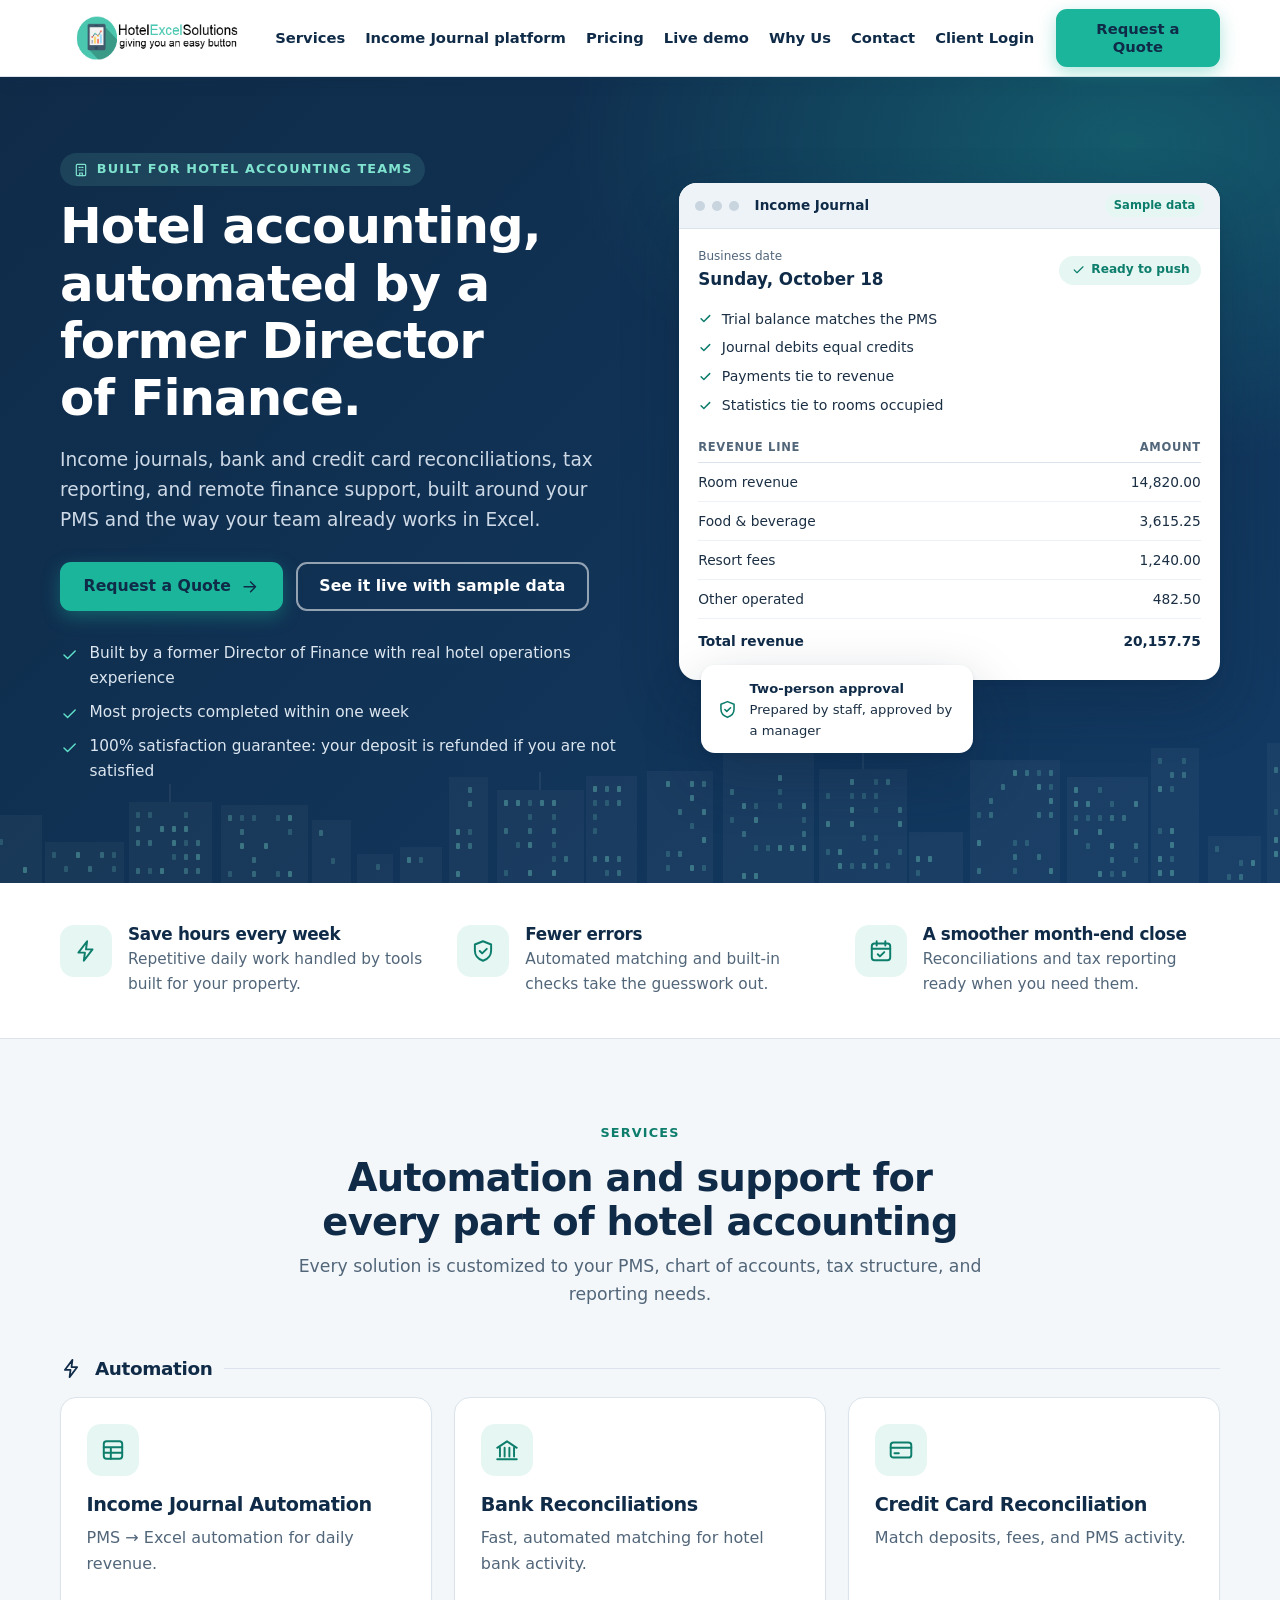
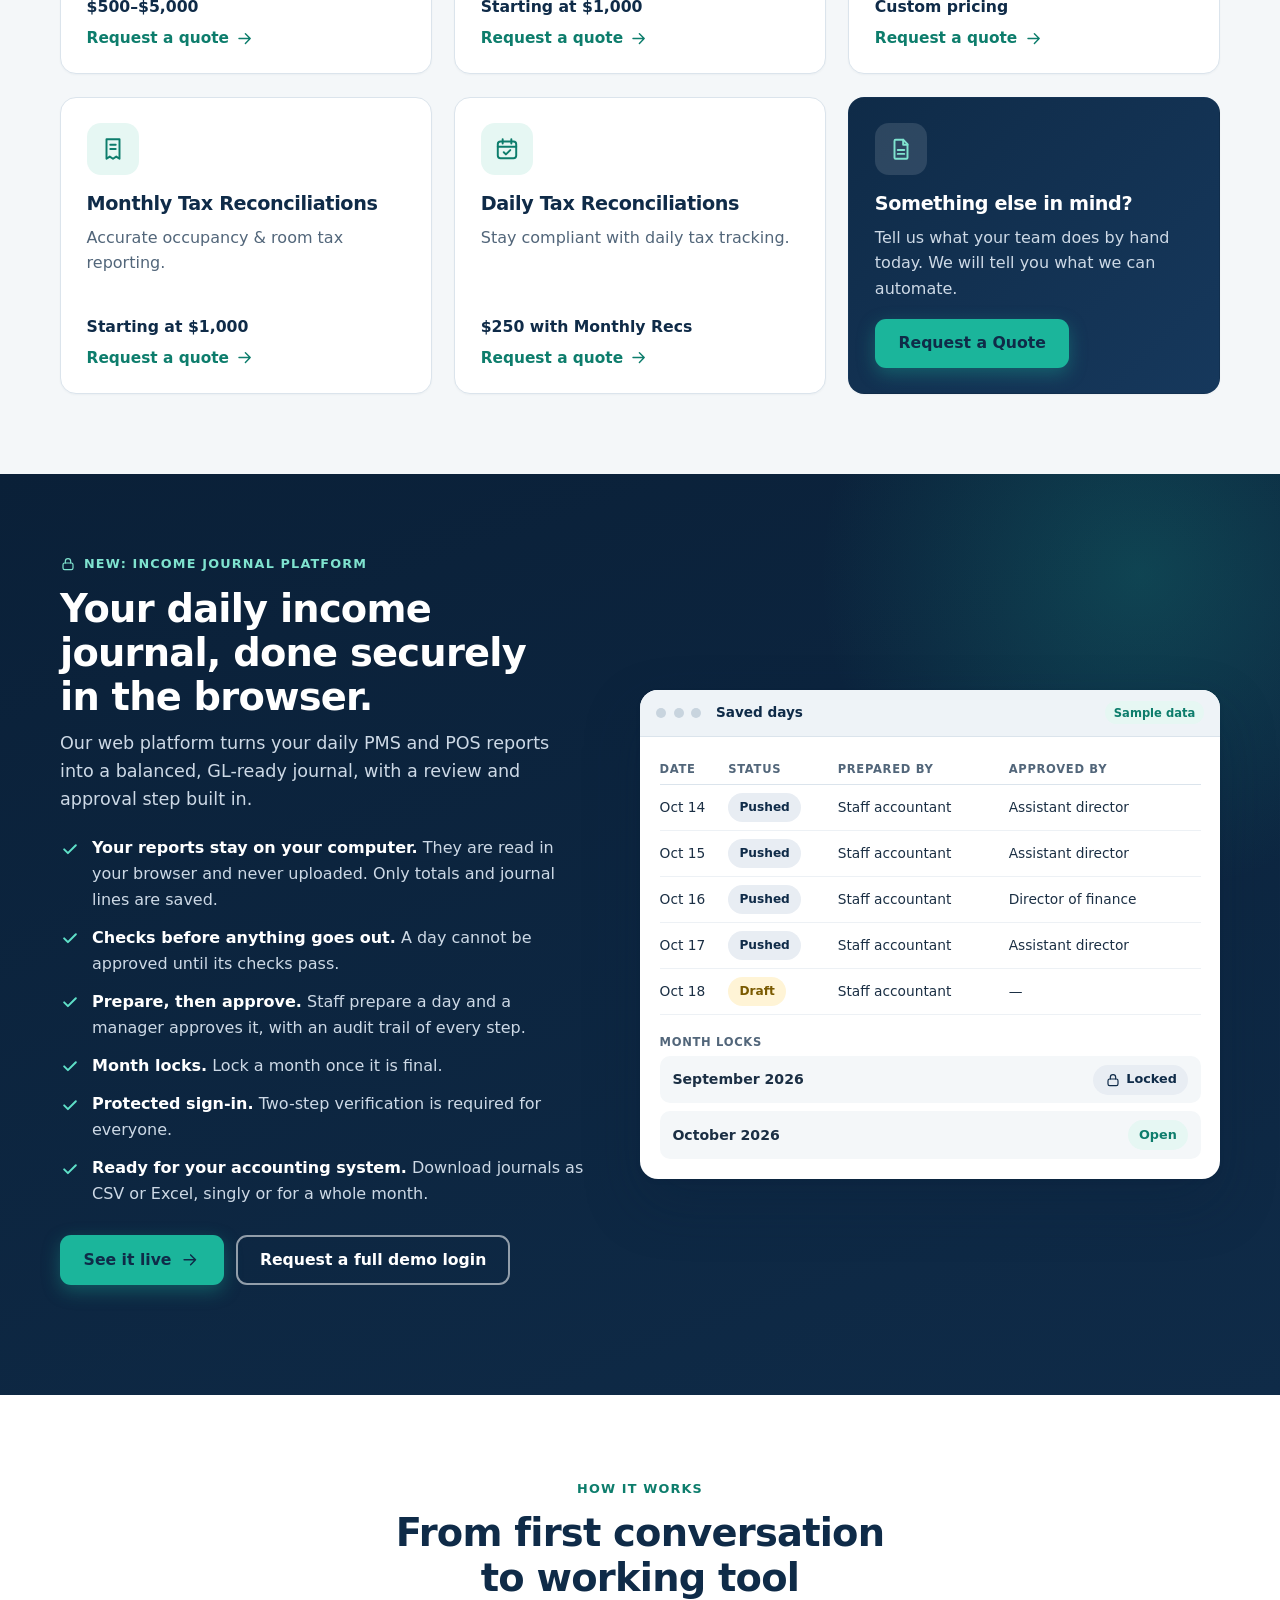
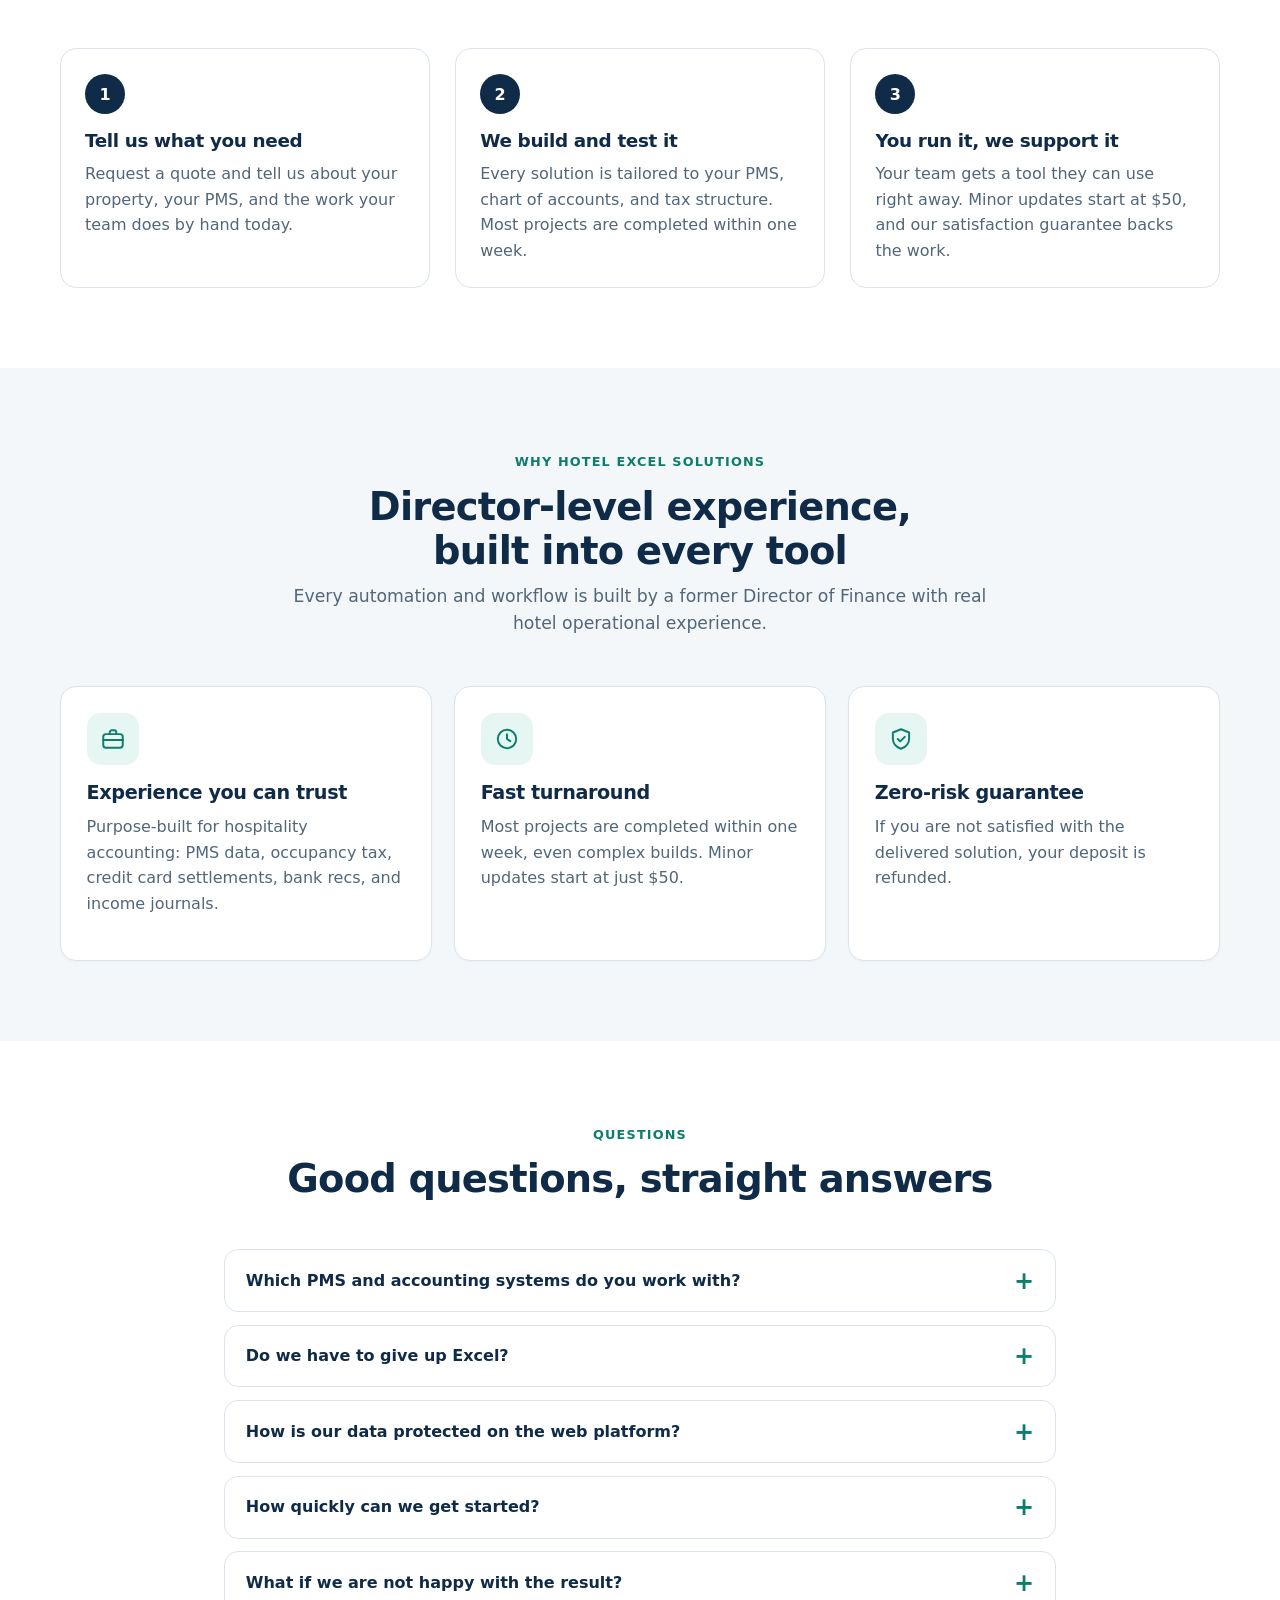
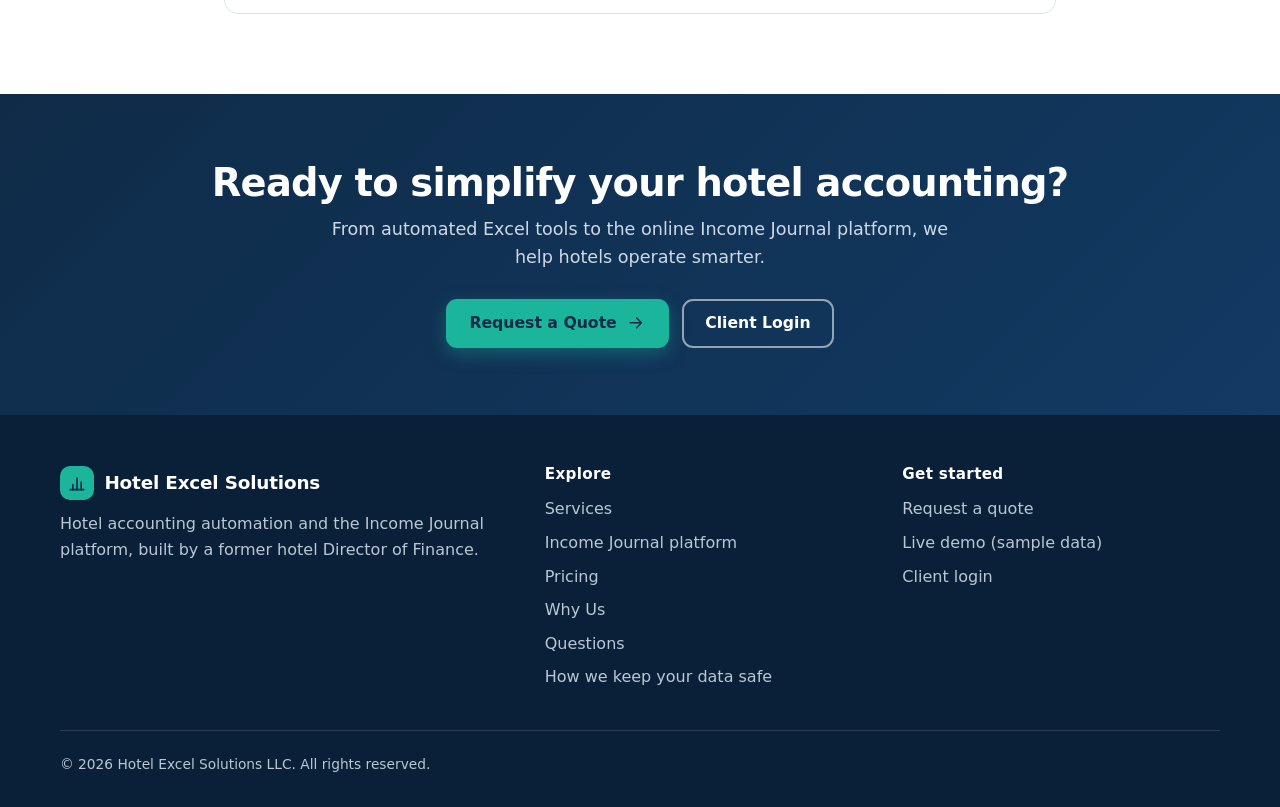
<file: index.html>
<!DOCTYPE html>
<html lang="en">
<head>
<meta charset="utf-8">
<meta name="viewport" content="width=device-width, initial-scale=1">
<title>Hotel Accounting Automation & Income Journal Platform | Hotel Excel Solutions</title>
<meta name="description" content="Hotel accounting automation by a former Director of Finance: income journals, bank, credit card and tax reconciliations, and an online Income Journal platform.">
<link rel="canonical" href="https://hotelexcelsolutions.com/">
<meta name="theme-color" content="#0f2b48">
<meta http-equiv="Content-Security-Policy" content="default-src 'self'; script-src 'self'; style-src 'self'; img-src 'self' data:; font-src 'self'; connect-src https://api.web3forms.com; form-action https://api.web3forms.com; base-uri 'none'; object-src 'none'">
<meta property="og:type" content="website">
<meta property="og:site_name" content="Hotel Excel Solutions">
<meta property="og:title" content="Hotel Accounting Automation & Income Journal Platform | Hotel Excel Solutions">
<meta property="og:description" content="Hotel accounting automation by a former Director of Finance: income journals, bank, credit card and tax reconciliations, and an online Income Journal platform.">
<meta property="og:url" content="https://hotelexcelsolutions.com/">
<meta property="og:image" content="https://hotelexcelsolutions.com/og-image.png">
<meta property="og:image:width" content="1200">
<meta property="og:image:height" content="630">
<meta property="og:image:alt" content="Hotel Excel Solutions: hotel accounting automation">
<meta name="twitter:card" content="summary_large_image">
<meta name="twitter:title" content="Hotel Accounting Automation & Income Journal Platform | Hotel Excel Solutions">
<meta name="twitter:description" content="Hotel accounting automation by a former Director of Finance: income journals, bank, credit card and tax reconciliations, and an online Income Journal platform.">
<meta name="twitter:image" content="https://hotelexcelsolutions.com/og-image.png">
<link rel="icon" href="favicon.svg" type="image/svg+xml">
<link rel="apple-touch-icon" href="apple-touch-icon.png">
<link rel="stylesheet" href="styles.css">
<script type="application/ld+json">{"@context": "https://schema.org", "@type": "ProfessionalService", "name": "Hotel Excel Solutions", "url": "https://hotelexcelsolutions.com/", "logo": "https://hotelexcelsolutions.com/logo.png", "description": "Hotel accounting automation and the Income Journal platform, built by a former hotel Director of Finance.", "serviceType": ["Income journal automation", "Bank reconciliation", "Credit card reconciliation", "Occupancy and room tax reconciliation"]}</script>
</head>
<body>
<svg class="hide" aria-hidden="true" focusable="false"><defs><symbol id="i-check" viewBox="0 0 24 24"><path d="M5 12.5l4.5 4.5L19 7.5"/></symbol><symbol id="i-arrow" viewBox="0 0 24 24"><path d="M5 12h14M13 6l6 6-6 6"/></symbol><symbol id="i-bank" viewBox="0 0 24 24"><path d="M3 10l9-6 9 6"/><path d="M5.5 10v8M9.8 10v8M14.2 10v8M18.5 10v8M3 20.5h18"/></symbol><symbol id="i-receipt" viewBox="0 0 24 24"><path d="M6 3h12v18l-3-2-3 2-3-2-3 2z"/><path d="M9.5 8h5M9.5 12h5"/></symbol><symbol id="i-calendar" viewBox="0 0 24 24"><rect x="3.5" y="5" width="17" height="15.5" rx="2.5"/><path d="M3.5 10h17M8 3v4M16 3v4"/><path d="M9 15l2 2 4-4"/></symbol><symbol id="i-table" viewBox="0 0 24 24"><rect x="3.5" y="4" width="17" height="16" rx="2.5"/><path d="M3.5 9.5h17M3.5 14.5h17M10 9.5V20"/></symbol><symbol id="i-card" viewBox="0 0 24 24"><rect x="2.5" y="5" width="19" height="14" rx="2.5"/><path d="M2.5 10h19M6 15h4"/></symbol><symbol id="i-users" viewBox="0 0 24 24"><circle cx="9" cy="8.5" r="3.2"/><path d="M3 19.5c.6-3.3 3-5 6-5s5.4 1.7 6 5"/><circle cx="17.2" cy="9.5" r="2.5"/><path d="M17 14.6c2.4.2 3.9 1.7 4.4 4.4"/></symbol><symbol id="i-briefcase" viewBox="0 0 24 24"><rect x="3" y="7.5" width="18" height="12.5" rx="2.5"/><path d="M9 7.5V6a2 2 0 012-2h2a2 2 0 012 2v1.5M3 13h18"/></symbol><symbol id="i-shield" viewBox="0 0 24 24"><path d="M12 3l7.5 3v5.5c0 4.6-3.1 8-7.5 9.5-4.4-1.5-7.5-4.9-7.5-9.5V6z"/><path d="M9 12l2.2 2.2L15.5 10"/></symbol><symbol id="i-lock" viewBox="0 0 24 24"><rect x="4.5" y="10.5" width="15" height="10" rx="2.5"/><path d="M8 10.5V8a4 4 0 018 0v2.5"/></symbol><symbol id="i-clock" viewBox="0 0 24 24"><circle cx="12" cy="12" r="8.5"/><path d="M12 7.5V12l3 2"/></symbol><symbol id="i-download" viewBox="0 0 24 24"><path d="M12 4v11M7.5 10.5L12 15l4.5-4.5M5 19.5h14"/></symbol><symbol id="i-menu" viewBox="0 0 24 24"><path d="M4 7h16M4 12h16M4 17h16"/></symbol><symbol id="i-close" viewBox="0 0 24 24"><path d="M6 6l12 12M18 6L6 18"/></symbol><symbol id="i-bolt" viewBox="0 0 24 24"><path d="M13 3L5 13.5h6L10 21l8-10.5h-6z"/></symbol><symbol id="i-bars" viewBox="0 0 24 24"><path d="M4 20h16"/><path d="M7 20v-6M12 20V6M17 20v-9"/></symbol><symbol id="i-refresh" viewBox="0 0 24 24"><path d="M20 11a8 8 0 00-14-4.5L4 9M4 4v5h5M4 13a8 8 0 0014 4.5L20 15M20 20v-5h-5"/></symbol><symbol id="i-building" viewBox="0 0 24 24"><rect x="5" y="3.5" width="14" height="17" rx="1.5"/><path d="M9 8h2M13 8h2M9 12h2M13 12h2M10 20.5v-4h4v4"/></symbol><symbol id="i-file" viewBox="0 0 24 24"><path d="M7 3.5h7l4 4V20a1 1 0 01-1 1H7a1 1 0 01-1-1V4.5a1 1 0 011-1z"/><path d="M14 3.5V8h4M9 13h6M9 16.5h6"/></symbol></defs></svg>
<a class="skip" href="#main">Skip to content</a>
<header class="site-header">
  <div class="wrap">
    <a class="brand" href="index.html" aria-label="Hotel Excel Solutions home"><img src="logo.png" alt="Hotel Excel Solutions: giving you an easy button" width="208" height="50"></a>
    <nav class="nav" id="nav" aria-label="Main">
      <a href="#services">Services</a>
      <a href="#platform">Income Journal platform</a>
      <a href="pricing.html">Pricing</a>
      <a href="https://app.hotelexcelsolutions.com/demo.html" rel="noopener">Live demo</a>
      <a href="whyus.html">Why Us</a>
      <a href="#" data-open-quote>Contact</a>
      <a class="nav-login" href="https://app.hotelexcelsolutions.com" rel="noopener">Client Login</a>
    </nav>
    <div class="header-cta">
      <a class="btn btn-outline btn-sm" href="https://app.hotelexcelsolutions.com" rel="noopener"><svg class="ico" aria-hidden="true" focusable="false"><use href="#i-lock"/></svg> Client Login</a>
      <button type="button" class="btn btn-primary btn-sm" data-open-quote>Request a Quote</button>
    </div>
    <button type="button" class="menu-btn" id="menuBtn" aria-expanded="false" aria-controls="nav" aria-label="Menu"><svg class="ico" aria-hidden="true" focusable="false"><use href="#i-menu"/></svg></button>
  </div>
</header>

<main id="main">

<section class="hero">
  <svg class="skyline" viewBox="0 0 1440 150" preserveAspectRatio="xMidYMax slice" aria-hidden="true" focusable="false"><rect x="-10" y="93" width="62" height="57" fill="#fff" fill-opacity=".07"/><rect x="-3" y="117" width="4" height="6" rx="1" fill="#7fe3cf" fill-opacity="0.65"/><rect x="33" y="117" width="4" height="6" rx="1" fill="#7fe3cf" fill-opacity="0.5"/><rect x="-3" y="131" width="4" height="6" rx="1" fill="#7fe3cf" fill-opacity="0.35"/><rect x="60" y="82" width="62" height="68" fill="#fff" fill-opacity=".07"/><rect x="67" y="106" width="4" height="6" rx="1" fill="#7fe3cf" fill-opacity="0.35"/><rect x="79" y="106" width="4" height="6" rx="1" fill="#7fe3cf" fill-opacity="0.35"/><rect x="67" y="120" width="4" height="6" rx="1" fill="#7fe3cf" fill-opacity="0.65"/><rect x="103" y="134" width="4" height="6" rx="1" fill="#7fe3cf" fill-opacity="0.65"/><rect x="125" y="109" width="79" height="41" fill="#fff" fill-opacity=".07"/><rect x="132" y="119" width="4" height="6" rx="1" fill="#7fe3cf" fill-opacity="0.35"/><rect x="156" y="119" width="4" height="6" rx="1" fill="#7fe3cf" fill-opacity="0.65"/><rect x="180" y="119" width="4" height="6" rx="1" fill="#7fe3cf" fill-opacity="0.5"/><rect x="192" y="119" width="4" height="6" rx="1" fill="#7fe3cf" fill-opacity="0.35"/><rect x="144" y="133" width="4" height="6" rx="1" fill="#7fe3cf" fill-opacity="0.35"/><rect x="168" y="133" width="4" height="6" rx="1" fill="#7fe3cf" fill-opacity="0.5"/><rect x="192" y="133" width="4" height="6" rx="1" fill="#7fe3cf" fill-opacity="0.35"/><rect x="209" y="69" width="83" height="81" fill="#fff" fill-opacity=".07"/><rect x="216" y="79" width="4" height="6" rx="1" fill="#7fe3cf" fill-opacity="0.35"/><rect x="228" y="79" width="4" height="6" rx="1" fill="#7fe3cf" fill-opacity="0.35"/><rect x="264" y="79" width="4" height="6" rx="1" fill="#7fe3cf" fill-opacity="0.35"/><rect x="216" y="93" width="4" height="6" rx="1" fill="#7fe3cf" fill-opacity="0.5"/><rect x="240" y="93" width="4" height="6" rx="1" fill="#7fe3cf" fill-opacity="0.65"/><rect x="252" y="93" width="4" height="6" rx="1" fill="#7fe3cf" fill-opacity="0.65"/><rect x="264" y="93" width="4" height="6" rx="1" fill="#7fe3cf" fill-opacity="0.65"/><rect x="216" y="107" width="4" height="6" rx="1" fill="#7fe3cf" fill-opacity="0.5"/><rect x="228" y="107" width="4" height="6" rx="1" fill="#7fe3cf" fill-opacity="0.5"/><rect x="252" y="107" width="4" height="6" rx="1" fill="#7fe3cf" fill-opacity="0.65"/><rect x="264" y="107" width="4" height="6" rx="1" fill="#7fe3cf" fill-opacity="0.35"/><rect x="276" y="107" width="4" height="6" rx="1" fill="#7fe3cf" fill-opacity="0.5"/><rect x="252" y="121" width="4" height="6" rx="1" fill="#7fe3cf" fill-opacity="0.35"/><rect x="264" y="121" width="4" height="6" rx="1" fill="#7fe3cf" fill-opacity="0.5"/><rect x="276" y="121" width="4" height="6" rx="1" fill="#7fe3cf" fill-opacity="0.65"/><rect x="216" y="135" width="4" height="6" rx="1" fill="#7fe3cf" fill-opacity="0.5"/><rect x="228" y="135" width="4" height="6" rx="1" fill="#7fe3cf" fill-opacity="0.35"/><rect x="240" y="135" width="4" height="6" rx="1" fill="#7fe3cf" fill-opacity="0.65"/><rect x="264" y="135" width="4" height="6" rx="1" fill="#7fe3cf" fill-opacity="0.5"/><rect x="276" y="135" width="4" height="6" rx="1" fill="#7fe3cf" fill-opacity="0.5"/><rect x="249" y="51" width="2" height="18" fill="#fff" fill-opacity=".12"/><rect x="301" y="72" width="87" height="78" fill="#fff" fill-opacity=".07"/><rect x="308" y="82" width="4" height="6" rx="1" fill="#7fe3cf" fill-opacity="0.5"/><rect x="320" y="82" width="4" height="6" rx="1" fill="#7fe3cf" fill-opacity="0.35"/><rect x="332" y="82" width="4" height="6" rx="1" fill="#7fe3cf" fill-opacity="0.35"/><rect x="356" y="82" width="4" height="6" rx="1" fill="#7fe3cf" fill-opacity="0.35"/><rect x="368" y="82" width="4" height="6" rx="1" fill="#7fe3cf" fill-opacity="0.65"/><rect x="320" y="96" width="4" height="6" rx="1" fill="#7fe3cf" fill-opacity="0.5"/><rect x="368" y="96" width="4" height="6" rx="1" fill="#7fe3cf" fill-opacity="0.35"/><rect x="320" y="110" width="4" height="6" rx="1" fill="#7fe3cf" fill-opacity="0.65"/><rect x="344" y="110" width="4" height="6" rx="1" fill="#7fe3cf" fill-opacity="0.65"/><rect x="332" y="124" width="4" height="6" rx="1" fill="#7fe3cf" fill-opacity="0.5"/><rect x="308" y="138" width="4" height="6" rx="1" fill="#7fe3cf" fill-opacity="0.35"/><rect x="332" y="138" width="4" height="6" rx="1" fill="#7fe3cf" fill-opacity="0.5"/><rect x="356" y="138" width="4" height="6" rx="1" fill="#7fe3cf" fill-opacity="0.35"/><rect x="368" y="138" width="4" height="6" rx="1" fill="#7fe3cf" fill-opacity="0.65"/><rect x="392" y="87" width="39" height="63" fill="#fff" fill-opacity=".07"/><rect x="399" y="97" width="4" height="6" rx="1" fill="#7fe3cf" fill-opacity="0.5"/><rect x="411" y="125" width="4" height="6" rx="1" fill="#7fe3cf" fill-opacity="0.35"/><rect x="437" y="121" width="36" height="29" fill="#fff" fill-opacity=".07"/><rect x="456" y="131" width="4" height="6" rx="1" fill="#7fe3cf" fill-opacity="0.35"/><rect x="480" y="114" width="42" height="36" fill="#fff" fill-opacity=".07"/><rect x="487" y="124" width="4" height="6" rx="1" fill="#7fe3cf" fill-opacity="0.65"/><rect x="499" y="124" width="4" height="6" rx="1" fill="#7fe3cf" fill-opacity="0.35"/><rect x="529" y="44" width="39" height="106" fill="#fff" fill-opacity=".07"/><rect x="548" y="54" width="4" height="6" rx="1" fill="#7fe3cf" fill-opacity="0.5"/><rect x="548" y="68" width="4" height="6" rx="1" fill="#7fe3cf" fill-opacity="0.5"/><rect x="536" y="96" width="4" height="6" rx="1" fill="#7fe3cf" fill-opacity="0.65"/><rect x="548" y="96" width="4" height="6" rx="1" fill="#7fe3cf" fill-opacity="0.35"/><rect x="536" y="110" width="4" height="6" rx="1" fill="#7fe3cf" fill-opacity="0.65"/><rect x="548" y="110" width="4" height="6" rx="1" fill="#7fe3cf" fill-opacity="0.5"/><rect x="536" y="138" width="4" height="6" rx="1" fill="#7fe3cf" fill-opacity="0.65"/><rect x="577" y="57" width="87" height="93" fill="#fff" fill-opacity=".07"/><rect x="584" y="67" width="4" height="6" rx="1" fill="#7fe3cf" fill-opacity="0.65"/><rect x="596" y="67" width="4" height="6" rx="1" fill="#7fe3cf" fill-opacity="0.65"/><rect x="608" y="67" width="4" height="6" rx="1" fill="#7fe3cf" fill-opacity="0.35"/><rect x="620" y="67" width="4" height="6" rx="1" fill="#7fe3cf" fill-opacity="0.65"/><rect x="632" y="67" width="4" height="6" rx="1" fill="#7fe3cf" fill-opacity="0.65"/><rect x="608" y="81" width="4" height="6" rx="1" fill="#7fe3cf" fill-opacity="0.35"/><rect x="632" y="81" width="4" height="6" rx="1" fill="#7fe3cf" fill-opacity="0.35"/><rect x="584" y="95" width="4" height="6" rx="1" fill="#7fe3cf" fill-opacity="0.5"/><rect x="608" y="95" width="4" height="6" rx="1" fill="#7fe3cf" fill-opacity="0.5"/><rect x="632" y="95" width="4" height="6" rx="1" fill="#7fe3cf" fill-opacity="0.5"/><rect x="596" y="109" width="4" height="6" rx="1" fill="#7fe3cf" fill-opacity="0.35"/><rect x="608" y="109" width="4" height="6" rx="1" fill="#7fe3cf" fill-opacity="0.65"/><rect x="632" y="109" width="4" height="6" rx="1" fill="#7fe3cf" fill-opacity="0.35"/><rect x="632" y="123" width="4" height="6" rx="1" fill="#7fe3cf" fill-opacity="0.35"/><rect x="644" y="123" width="4" height="6" rx="1" fill="#7fe3cf" fill-opacity="0.5"/><rect x="584" y="137" width="4" height="6" rx="1" fill="#7fe3cf" fill-opacity="0.35"/><rect x="608" y="137" width="4" height="6" rx="1" fill="#7fe3cf" fill-opacity="0.65"/><rect x="632" y="137" width="4" height="6" rx="1" fill="#7fe3cf" fill-opacity="0.65"/><rect x="619" y="39" width="2" height="18" fill="#fff" fill-opacity=".12"/><rect x="666" y="43" width="51" height="107" fill="#fff" fill-opacity=".07"/><rect x="673" y="53" width="4" height="6" rx="1" fill="#7fe3cf" fill-opacity="0.65"/><rect x="685" y="53" width="4" height="6" rx="1" fill="#7fe3cf" fill-opacity="0.5"/><rect x="697" y="53" width="4" height="6" rx="1" fill="#7fe3cf" fill-opacity="0.65"/><rect x="673" y="67" width="4" height="6" rx="1" fill="#7fe3cf" fill-opacity="0.35"/><rect x="685" y="67" width="4" height="6" rx="1" fill="#7fe3cf" fill-opacity="0.35"/><rect x="697" y="67" width="4" height="6" rx="1" fill="#7fe3cf" fill-opacity="0.5"/><rect x="673" y="81" width="4" height="6" rx="1" fill="#7fe3cf" fill-opacity="0.35"/><rect x="673" y="95" width="4" height="6" rx="1" fill="#7fe3cf" fill-opacity="0.35"/><rect x="673" y="123" width="4" height="6" rx="1" fill="#7fe3cf" fill-opacity="0.5"/><rect x="685" y="123" width="4" height="6" rx="1" fill="#7fe3cf" fill-opacity="0.65"/><rect x="697" y="123" width="4" height="6" rx="1" fill="#7fe3cf" fill-opacity="0.5"/><rect x="685" y="137" width="4" height="6" rx="1" fill="#7fe3cf" fill-opacity="0.35"/><rect x="697" y="137" width="4" height="6" rx="1" fill="#7fe3cf" fill-opacity="0.5"/><rect x="727" y="38" width="66" height="112" fill="#fff" fill-opacity=".07"/><rect x="746" y="48" width="4" height="6" rx="1" fill="#7fe3cf" fill-opacity="0.65"/><rect x="770" y="48" width="4" height="6" rx="1" fill="#7fe3cf" fill-opacity="0.65"/><rect x="782" y="48" width="4" height="6" rx="1" fill="#7fe3cf" fill-opacity="0.5"/><rect x="770" y="62" width="4" height="6" rx="1" fill="#7fe3cf" fill-opacity="0.65"/><rect x="758" y="76" width="4" height="6" rx="1" fill="#7fe3cf" fill-opacity="0.5"/><rect x="782" y="76" width="4" height="6" rx="1" fill="#7fe3cf" fill-opacity="0.65"/><rect x="770" y="90" width="4" height="6" rx="1" fill="#7fe3cf" fill-opacity="0.35"/><rect x="782" y="104" width="4" height="6" rx="1" fill="#7fe3cf" fill-opacity="0.65"/><rect x="746" y="118" width="4" height="6" rx="1" fill="#7fe3cf" fill-opacity="0.35"/><rect x="758" y="118" width="4" height="6" rx="1" fill="#7fe3cf" fill-opacity="0.5"/><rect x="746" y="132" width="4" height="6" rx="1" fill="#7fe3cf" fill-opacity="0.35"/><rect x="770" y="132" width="4" height="6" rx="1" fill="#7fe3cf" fill-opacity="0.65"/><rect x="782" y="132" width="4" height="6" rx="1" fill="#7fe3cf" fill-opacity="0.35"/><rect x="803" y="18" width="91" height="132" fill="#fff" fill-opacity=".07"/><rect x="858" y="42" width="4" height="6" rx="1" fill="#7fe3cf" fill-opacity="0.65"/><rect x="810" y="56" width="4" height="6" rx="1" fill="#7fe3cf" fill-opacity="0.5"/><rect x="858" y="56" width="4" height="6" rx="1" fill="#7fe3cf" fill-opacity="0.35"/><rect x="822" y="70" width="4" height="6" rx="1" fill="#7fe3cf" fill-opacity="0.65"/><rect x="834" y="70" width="4" height="6" rx="1" fill="#7fe3cf" fill-opacity="0.35"/><rect x="858" y="70" width="4" height="6" rx="1" fill="#7fe3cf" fill-opacity="0.35"/><rect x="882" y="70" width="4" height="6" rx="1" fill="#7fe3cf" fill-opacity="0.65"/><rect x="810" y="84" width="4" height="6" rx="1" fill="#7fe3cf" fill-opacity="0.35"/><rect x="834" y="84" width="4" height="6" rx="1" fill="#7fe3cf" fill-opacity="0.65"/><rect x="882" y="84" width="4" height="6" rx="1" fill="#7fe3cf" fill-opacity="0.35"/><rect x="822" y="98" width="4" height="6" rx="1" fill="#7fe3cf" fill-opacity="0.5"/><rect x="882" y="98" width="4" height="6" rx="1" fill="#7fe3cf" fill-opacity="0.5"/><rect x="834" y="112" width="4" height="6" rx="1" fill="#7fe3cf" fill-opacity="0.35"/><rect x="846" y="112" width="4" height="6" rx="1" fill="#7fe3cf" fill-opacity="0.35"/><rect x="858" y="112" width="4" height="6" rx="1" fill="#7fe3cf" fill-opacity="0.65"/><rect x="870" y="112" width="4" height="6" rx="1" fill="#7fe3cf" fill-opacity="0.65"/><rect x="882" y="112" width="4" height="6" rx="1" fill="#7fe3cf" fill-opacity="0.65"/><rect x="822" y="140" width="4" height="6" rx="1" fill="#7fe3cf" fill-opacity="0.65"/><rect x="834" y="140" width="4" height="6" rx="1" fill="#7fe3cf" fill-opacity="0.65"/><rect x="847" y="0" width="2" height="18" fill="#fff" fill-opacity=".12"/><rect x="899" y="36" width="88" height="114" fill="#fff" fill-opacity=".07"/><rect x="930" y="46" width="4" height="6" rx="1" fill="#7fe3cf" fill-opacity="0.65"/><rect x="954" y="46" width="4" height="6" rx="1" fill="#7fe3cf" fill-opacity="0.35"/><rect x="966" y="46" width="4" height="6" rx="1" fill="#7fe3cf" fill-opacity="0.5"/><rect x="906" y="60" width="4" height="6" rx="1" fill="#7fe3cf" fill-opacity="0.35"/><rect x="930" y="60" width="4" height="6" rx="1" fill="#7fe3cf" fill-opacity="0.35"/><rect x="942" y="60" width="4" height="6" rx="1" fill="#7fe3cf" fill-opacity="0.35"/><rect x="954" y="60" width="4" height="6" rx="1" fill="#7fe3cf" fill-opacity="0.35"/><rect x="930" y="74" width="4" height="6" rx="1" fill="#7fe3cf" fill-opacity="0.65"/><rect x="954" y="74" width="4" height="6" rx="1" fill="#7fe3cf" fill-opacity="0.35"/><rect x="978" y="74" width="4" height="6" rx="1" fill="#7fe3cf" fill-opacity="0.5"/><rect x="906" y="88" width="4" height="6" rx="1" fill="#7fe3cf" fill-opacity="0.65"/><rect x="930" y="88" width="4" height="6" rx="1" fill="#7fe3cf" fill-opacity="0.65"/><rect x="978" y="88" width="4" height="6" rx="1" fill="#7fe3cf" fill-opacity="0.65"/><rect x="942" y="102" width="4" height="6" rx="1" fill="#7fe3cf" fill-opacity="0.35"/><rect x="954" y="102" width="4" height="6" rx="1" fill="#7fe3cf" fill-opacity="0.35"/><rect x="906" y="116" width="4" height="6" rx="1" fill="#7fe3cf" fill-opacity="0.35"/><rect x="918" y="116" width="4" height="6" rx="1" fill="#7fe3cf" fill-opacity="0.65"/><rect x="954" y="116" width="4" height="6" rx="1" fill="#7fe3cf" fill-opacity="0.5"/><rect x="978" y="116" width="4" height="6" rx="1" fill="#7fe3cf" fill-opacity="0.35"/><rect x="918" y="130" width="4" height="6" rx="1" fill="#7fe3cf" fill-opacity="0.65"/><rect x="930" y="130" width="4" height="6" rx="1" fill="#7fe3cf" fill-opacity="0.35"/><rect x="942" y="130" width="4" height="6" rx="1" fill="#7fe3cf" fill-opacity="0.5"/><rect x="954" y="130" width="4" height="6" rx="1" fill="#7fe3cf" fill-opacity="0.5"/><rect x="966" y="130" width="4" height="6" rx="1" fill="#7fe3cf" fill-opacity="0.35"/><rect x="942" y="18" width="2" height="18" fill="#fff" fill-opacity=".12"/><rect x="989" y="99" width="54" height="51" fill="#fff" fill-opacity=".07"/><rect x="996" y="123" width="4" height="6" rx="1" fill="#7fe3cf" fill-opacity="0.65"/><rect x="1008" y="123" width="4" height="6" rx="1" fill="#7fe3cf" fill-opacity="0.65"/><rect x="996" y="137" width="4" height="6" rx="1" fill="#7fe3cf" fill-opacity="0.35"/><rect x="1050" y="27" width="90" height="123" fill="#fff" fill-opacity=".07"/><rect x="1093" y="37" width="4" height="6" rx="1" fill="#7fe3cf" fill-opacity="0.65"/><rect x="1105" y="37" width="4" height="6" rx="1" fill="#7fe3cf" fill-opacity="0.5"/><rect x="1117" y="37" width="4" height="6" rx="1" fill="#7fe3cf" fill-opacity="0.35"/><rect x="1129" y="37" width="4" height="6" rx="1" fill="#7fe3cf" fill-opacity="0.5"/><rect x="1081" y="51" width="4" height="6" rx="1" fill="#7fe3cf" fill-opacity="0.5"/><rect x="1117" y="51" width="4" height="6" rx="1" fill="#7fe3cf" fill-opacity="0.65"/><rect x="1129" y="51" width="4" height="6" rx="1" fill="#7fe3cf" fill-opacity="0.35"/><rect x="1069" y="65" width="4" height="6" rx="1" fill="#7fe3cf" fill-opacity="0.5"/><rect x="1129" y="65" width="4" height="6" rx="1" fill="#7fe3cf" fill-opacity="0.65"/><rect x="1057" y="79" width="4" height="6" rx="1" fill="#7fe3cf" fill-opacity="0.35"/><rect x="1069" y="79" width="4" height="6" rx="1" fill="#7fe3cf" fill-opacity="0.5"/><rect x="1117" y="79" width="4" height="6" rx="1" fill="#7fe3cf" fill-opacity="0.5"/><rect x="1129" y="79" width="4" height="6" rx="1" fill="#7fe3cf" fill-opacity="0.5"/><rect x="1057" y="107" width="4" height="6" rx="1" fill="#7fe3cf" fill-opacity="0.65"/><rect x="1093" y="107" width="4" height="6" rx="1" fill="#7fe3cf" fill-opacity="0.35"/><rect x="1105" y="107" width="4" height="6" rx="1" fill="#7fe3cf" fill-opacity="0.35"/><rect x="1093" y="121" width="4" height="6" rx="1" fill="#7fe3cf" fill-opacity="0.5"/><rect x="1117" y="121" width="4" height="6" rx="1" fill="#7fe3cf" fill-opacity="0.5"/><rect x="1057" y="135" width="4" height="6" rx="1" fill="#7fe3cf" fill-opacity="0.5"/><rect x="1093" y="135" width="4" height="6" rx="1" fill="#7fe3cf" fill-opacity="0.35"/><rect x="1129" y="135" width="4" height="6" rx="1" fill="#7fe3cf" fill-opacity="0.65"/><rect x="1147" y="44" width="81" height="106" fill="#fff" fill-opacity=".07"/><rect x="1154" y="54" width="4" height="6" rx="1" fill="#7fe3cf" fill-opacity="0.65"/><rect x="1178" y="54" width="4" height="6" rx="1" fill="#7fe3cf" fill-opacity="0.35"/><rect x="1154" y="68" width="4" height="6" rx="1" fill="#7fe3cf" fill-opacity="0.65"/><rect x="1166" y="68" width="4" height="6" rx="1" fill="#7fe3cf" fill-opacity="0.65"/><rect x="1190" y="68" width="4" height="6" rx="1" fill="#7fe3cf" fill-opacity="0.35"/><rect x="1214" y="68" width="4" height="6" rx="1" fill="#7fe3cf" fill-opacity="0.65"/><rect x="1154" y="82" width="4" height="6" rx="1" fill="#7fe3cf" fill-opacity="0.35"/><rect x="1166" y="82" width="4" height="6" rx="1" fill="#7fe3cf" fill-opacity="0.35"/><rect x="1178" y="82" width="4" height="6" rx="1" fill="#7fe3cf" fill-opacity="0.35"/><rect x="1190" y="82" width="4" height="6" rx="1" fill="#7fe3cf" fill-opacity="0.5"/><rect x="1202" y="82" width="4" height="6" rx="1" fill="#7fe3cf" fill-opacity="0.5"/><rect x="1154" y="96" width="4" height="6" rx="1" fill="#7fe3cf" fill-opacity="0.65"/><rect x="1178" y="96" width="4" height="6" rx="1" fill="#7fe3cf" fill-opacity="0.65"/><rect x="1166" y="110" width="4" height="6" rx="1" fill="#7fe3cf" fill-opacity="0.35"/><rect x="1190" y="110" width="4" height="6" rx="1" fill="#7fe3cf" fill-opacity="0.65"/><rect x="1214" y="110" width="4" height="6" rx="1" fill="#7fe3cf" fill-opacity="0.5"/><rect x="1190" y="124" width="4" height="6" rx="1" fill="#7fe3cf" fill-opacity="0.5"/><rect x="1214" y="124" width="4" height="6" rx="1" fill="#7fe3cf" fill-opacity="0.35"/><rect x="1178" y="138" width="4" height="6" rx="1" fill="#7fe3cf" fill-opacity="0.65"/><rect x="1190" y="138" width="4" height="6" rx="1" fill="#7fe3cf" fill-opacity="0.35"/><rect x="1202" y="138" width="4" height="6" rx="1" fill="#7fe3cf" fill-opacity="0.5"/><rect x="1231" y="15" width="48" height="135" fill="#fff" fill-opacity=".07"/><rect x="1238" y="25" width="4" height="6" rx="1" fill="#7fe3cf" fill-opacity="0.35"/><rect x="1262" y="25" width="4" height="6" rx="1" fill="#7fe3cf" fill-opacity="0.35"/><rect x="1250" y="39" width="4" height="6" rx="1" fill="#7fe3cf" fill-opacity="0.5"/><rect x="1262" y="39" width="4" height="6" rx="1" fill="#7fe3cf" fill-opacity="0.5"/><rect x="1238" y="53" width="4" height="6" rx="1" fill="#7fe3cf" fill-opacity="0.65"/><rect x="1250" y="53" width="4" height="6" rx="1" fill="#7fe3cf" fill-opacity="0.35"/><rect x="1238" y="95" width="4" height="6" rx="1" fill="#7fe3cf" fill-opacity="0.35"/><rect x="1250" y="95" width="4" height="6" rx="1" fill="#7fe3cf" fill-opacity="0.65"/><rect x="1250" y="109" width="4" height="6" rx="1" fill="#7fe3cf" fill-opacity="0.65"/><rect x="1238" y="123" width="4" height="6" rx="1" fill="#7fe3cf" fill-opacity="0.65"/><rect x="1250" y="123" width="4" height="6" rx="1" fill="#7fe3cf" fill-opacity="0.35"/><rect x="1238" y="137" width="4" height="6" rx="1" fill="#7fe3cf" fill-opacity="0.65"/><rect x="1250" y="137" width="4" height="6" rx="1" fill="#7fe3cf" fill-opacity="0.65"/><rect x="1288" y="103" width="53" height="47" fill="#fff" fill-opacity=".07"/><rect x="1295" y="113" width="4" height="6" rx="1" fill="#7fe3cf" fill-opacity="0.35"/><rect x="1319" y="127" width="4" height="6" rx="1" fill="#7fe3cf" fill-opacity="0.35"/><rect x="1331" y="127" width="4" height="6" rx="1" fill="#7fe3cf" fill-opacity="0.65"/><rect x="1307" y="141" width="4" height="6" rx="1" fill="#7fe3cf" fill-opacity="0.35"/><rect x="1319" y="141" width="4" height="6" rx="1" fill="#7fe3cf" fill-opacity="0.5"/><rect x="1347" y="10" width="62" height="140" fill="#fff" fill-opacity=".07"/><rect x="1366" y="20" width="4" height="6" rx="1" fill="#7fe3cf" fill-opacity="0.5"/><rect x="1378" y="20" width="4" height="6" rx="1" fill="#7fe3cf" fill-opacity="0.65"/><rect x="1354" y="34" width="4" height="6" rx="1" fill="#7fe3cf" fill-opacity="0.5"/><rect x="1378" y="34" width="4" height="6" rx="1" fill="#7fe3cf" fill-opacity="0.65"/><rect x="1390" y="34" width="4" height="6" rx="1" fill="#7fe3cf" fill-opacity="0.5"/><rect x="1378" y="48" width="4" height="6" rx="1" fill="#7fe3cf" fill-opacity="0.5"/><rect x="1378" y="62" width="4" height="6" rx="1" fill="#7fe3cf" fill-opacity="0.5"/><rect x="1354" y="76" width="4" height="6" rx="1" fill="#7fe3cf" fill-opacity="0.35"/><rect x="1366" y="76" width="4" height="6" rx="1" fill="#7fe3cf" fill-opacity="0.35"/><rect x="1390" y="90" width="4" height="6" rx="1" fill="#7fe3cf" fill-opacity="0.65"/><rect x="1354" y="104" width="4" height="6" rx="1" fill="#7fe3cf" fill-opacity="0.65"/><rect x="1366" y="104" width="4" height="6" rx="1" fill="#7fe3cf" fill-opacity="0.35"/><rect x="1378" y="104" width="4" height="6" rx="1" fill="#7fe3cf" fill-opacity="0.35"/><rect x="1354" y="118" width="4" height="6" rx="1" fill="#7fe3cf" fill-opacity="0.65"/><rect x="1378" y="118" width="4" height="6" rx="1" fill="#7fe3cf" fill-opacity="0.65"/><rect x="1390" y="132" width="4" height="6" rx="1" fill="#7fe3cf" fill-opacity="0.5"/><rect x="1416" y="41" width="85" height="109" fill="#fff" fill-opacity=".07"/><rect x="1423" y="65" width="4" height="6" rx="1" fill="#7fe3cf" fill-opacity="0.65"/><rect x="1435" y="65" width="4" height="6" rx="1" fill="#7fe3cf" fill-opacity="0.35"/><rect x="1423" y="93" width="4" height="6" rx="1" fill="#7fe3cf" fill-opacity="0.65"/><rect x="1435" y="93" width="4" height="6" rx="1" fill="#7fe3cf" fill-opacity="0.65"/><rect x="1447" y="93" width="4" height="6" rx="1" fill="#7fe3cf" fill-opacity="0.35"/><rect x="1459" y="93" width="4" height="6" rx="1" fill="#7fe3cf" fill-opacity="0.5"/><rect x="1483" y="93" width="4" height="6" rx="1" fill="#7fe3cf" fill-opacity="0.35"/><rect x="1447" y="107" width="4" height="6" rx="1" fill="#7fe3cf" fill-opacity="0.35"/><rect x="1471" y="107" width="4" height="6" rx="1" fill="#7fe3cf" fill-opacity="0.35"/><rect x="1423" y="121" width="4" height="6" rx="1" fill="#7fe3cf" fill-opacity="0.5"/><rect x="1447" y="121" width="4" height="6" rx="1" fill="#7fe3cf" fill-opacity="0.35"/><rect x="1459" y="121" width="4" height="6" rx="1" fill="#7fe3cf" fill-opacity="0.5"/><rect x="1471" y="121" width="4" height="6" rx="1" fill="#7fe3cf" fill-opacity="0.35"/><rect x="1471" y="135" width="4" height="6" rx="1" fill="#7fe3cf" fill-opacity="0.5"/></svg>
  <div class="wrap">
    <div>
      <span class="eyebrow"><svg class="ico" aria-hidden="true" focusable="false"><use href="#i-building"/></svg> Built for hotel accounting teams</span>
      <h1>Hotel accounting, automated by a former Director of Finance.</h1>
      <p class="lead">Income journals, bank and credit card reconciliations, tax reporting, and remote finance support, built around your PMS and the way your team already works in Excel.</p>
      <div class="hero-actions">
        <button type="button" class="btn btn-primary" data-open-quote>Request a Quote <svg class="ico" aria-hidden="true" focusable="false"><use href="#i-arrow"/></svg></button>
        <a class="btn btn-light" href="https://app.hotelexcelsolutions.com/demo.html" rel="noopener">See it live with sample data</a>
      </div>
      <ul class="trust">
        <li><svg class="ico" aria-hidden="true" focusable="false"><use href="#i-check"/></svg><span>Built by a former Director of Finance with real hotel operations experience</span></li>
        <li><svg class="ico" aria-hidden="true" focusable="false"><use href="#i-check"/></svg><span>Most projects completed within one week</span></li>
        <li><svg class="ico" aria-hidden="true" focusable="false"><use href="#i-check"/></svg><span>100% satisfaction guarantee: your deposit is refunded if you are not satisfied</span></li>
      </ul>
    </div>
    <div class="mock-wrap has-float">
      <div class="mock" role="img" aria-label="Illustration of the Income Journal showing a daily journal that is ready to push, with four passing checks and revenue lines. Sample data.">
        <div class="mock-bar"><i></i><i></i><i></i><b>Income Journal</b><em>Sample data</em></div>
        <div class="mock-body">
          <div class="mock-top"><div><small>Business date</small><strong>Sunday, October 18</strong></div><span class="pill ok"><svg class="ico" aria-hidden="true" focusable="false"><use href="#i-check"/></svg> Ready to push</span></div>
          <ul class="mock-checks">
            <li><svg class="ico" aria-hidden="true" focusable="false"><use href="#i-check"/></svg> Trial balance matches the PMS</li>
            <li><svg class="ico" aria-hidden="true" focusable="false"><use href="#i-check"/></svg> Journal debits equal credits</li>
            <li><svg class="ico" aria-hidden="true" focusable="false"><use href="#i-check"/></svg> Payments tie to revenue</li>
            <li><svg class="ico" aria-hidden="true" focusable="false"><use href="#i-check"/></svg> Statistics tie to rooms occupied</li>
          </ul>
          <table class="mock-table">
            <thead><tr><th>Revenue line</th><th class="n">Amount</th></tr></thead>
            <tbody>
              <tr><td>Room revenue</td><td class="n">14,820.00</td></tr>
              <tr><td>Food &amp; beverage</td><td class="n">3,615.25</td></tr>
              <tr><td>Resort fees</td><td class="n">1,240.00</td></tr>
              <tr><td>Other operated</td><td class="n">482.50</td></tr>
            </tbody>
            <tfoot><tr><td>Total revenue</td><td class="n">20,157.75</td></tr></tfoot>
          </table>
        </div>
      </div>
      <div class="mock-float" aria-hidden="true"><svg class="ico" aria-hidden="true" focusable="false"><use href="#i-shield"/></svg><div><b>Two-person approval</b>Prepared by staff, approved by a manager</div></div>
    </div>
  </div>
</section>

<section class="outcomes" aria-label="What you get">
  <div class="wrap">
    <div class="outcome"><div class="icon-box"><svg class="ico" aria-hidden="true" focusable="false"><use href="#i-bolt"/></svg></div><div><h3>Save hours every week</h3><p>Repetitive daily work handled by tools built for your property.</p></div></div>
    <div class="outcome"><div class="icon-box"><svg class="ico" aria-hidden="true" focusable="false"><use href="#i-shield"/></svg></div><div><h3>Fewer errors</h3><p>Automated matching and built-in checks take the guesswork out.</p></div></div>
    <div class="outcome"><div class="icon-box"><svg class="ico" aria-hidden="true" focusable="false"><use href="#i-calendar"/></svg></div><div><h3>A smoother month-end close</h3><p>Reconciliations and tax reporting ready when you need them.</p></div></div>
  </div>
</section>

<section class="section alt" id="services" aria-labelledby="services-h">
  <div class="wrap">
    <div class="section-head">
      <span class="eyebrow">Services</span>
      <h2 id="services-h">Automation and support for every part of hotel accounting</h2>
      <p>Every solution is customized to your PMS, chart of accounts, tax structure, and reporting needs.</p>
    </div>

    <h3 class="group-title"><svg class="ico" aria-hidden="true" focusable="false"><use href="#i-bolt"/></svg> Automation</h3>
    <div class="grid grid-3">
      <article class="card">
        <div class="icon-box"><svg class="ico" aria-hidden="true" focusable="false"><use href="#i-table"/></svg></div>
        <h3>Income Journal Automation</h3>
        <p>PMS &rarr; Excel automation for daily revenue.</p>
        <div class="price">$500&ndash;$5,000</div>
        <button type="button" class="more" data-open-quote data-interest="Income Journal Automation">Request a quote <svg class="ico" aria-hidden="true" focusable="false"><use href="#i-arrow"/></svg></button>
      </article>
      <article class="card">
        <div class="icon-box"><svg class="ico" aria-hidden="true" focusable="false"><use href="#i-bank"/></svg></div>
        <h3>Bank Reconciliations</h3>
        <p>Fast, automated matching for hotel bank activity.</p>
        <div class="price">Starting at $1,000</div>
        <button type="button" class="more" data-open-quote data-interest="Bank Reconciliations">Request a quote <svg class="ico" aria-hidden="true" focusable="false"><use href="#i-arrow"/></svg></button>
      </article>
      <article class="card">
        <div class="icon-box"><svg class="ico" aria-hidden="true" focusable="false"><use href="#i-card"/></svg></div>
        <h3>Credit Card Reconciliation</h3>
        <p>Match deposits, fees, and PMS activity.</p>
        <div class="price">Custom pricing</div>
        <button type="button" class="more" data-open-quote data-interest="Credit Card Reconciliation">Request a quote <svg class="ico" aria-hidden="true" focusable="false"><use href="#i-arrow"/></svg></button>
      </article>
      <article class="card">
        <div class="icon-box"><svg class="ico" aria-hidden="true" focusable="false"><use href="#i-receipt"/></svg></div>
        <h3>Monthly Tax Reconciliations</h3>
        <p>Accurate occupancy &amp; room tax reporting.</p>
        <div class="price">Starting at $1,000</div>
        <button type="button" class="more" data-open-quote data-interest="Monthly Tax Reconciliations">Request a quote <svg class="ico" aria-hidden="true" focusable="false"><use href="#i-arrow"/></svg></button>
      </article>
      <article class="card">
        <div class="icon-box"><svg class="ico" aria-hidden="true" focusable="false"><use href="#i-calendar"/></svg></div>
        <h3>Daily Tax Reconciliations</h3>
        <p>Stay compliant with daily tax tracking.</p>
        <div class="price">$250 with Monthly Recs</div>
        <button type="button" class="more" data-open-quote data-interest="Daily Tax Reconciliations">Request a quote <svg class="ico" aria-hidden="true" focusable="false"><use href="#i-arrow"/></svg></button>
      </article>
      <article class="card card-cta">
        <div class="icon-box"><svg class="ico" aria-hidden="true" focusable="false"><use href="#i-file"/></svg></div>
        <h3>Something else in mind?</h3>
        <p>Tell us what your team does by hand today. We will tell you what we can automate.</p>
        <button type="button" class="btn btn-primary" data-open-quote data-interest="Something else">Request a Quote</button>
      </article>
    </div>

  </div>
</section>

<section class="section spot" id="platform" aria-labelledby="platform-h">
  <div class="wrap">
    <div>
      <span class="eyebrow"><svg class="ico" aria-hidden="true" focusable="false"><use href="#i-lock"/></svg> New: Income Journal platform</span>
      <h2 id="platform-h">Your daily income journal, done securely in the browser.</h2>
      <p class="lead">Our web platform turns your daily PMS and POS reports into a balanced, GL-ready journal, with a review and approval step built in.</p>
      <ul class="checklist">
        <li><svg class="ico" aria-hidden="true" focusable="false"><use href="#i-check"/></svg><span><b>Your reports stay on your computer.</b> They are read in your browser and never uploaded. Only totals and journal lines are saved.</span></li>
        <li><svg class="ico" aria-hidden="true" focusable="false"><use href="#i-check"/></svg><span><b>Checks before anything goes out.</b> A day cannot be approved until its checks pass.</span></li>
        <li><svg class="ico" aria-hidden="true" focusable="false"><use href="#i-check"/></svg><span><b>Prepare, then approve.</b> Staff prepare a day and a manager approves it, with an audit trail of every step.</span></li>
        <li><svg class="ico" aria-hidden="true" focusable="false"><use href="#i-check"/></svg><span><b>Month locks.</b> Lock a month once it is final.</span></li>
        <li><svg class="ico" aria-hidden="true" focusable="false"><use href="#i-check"/></svg><span><b>Protected sign-in.</b> Two-step verification is required for everyone.</span></li>
        <li><svg class="ico" aria-hidden="true" focusable="false"><use href="#i-check"/></svg><span><b>Ready for your accounting system.</b> Download journals as CSV or Excel, singly or for a whole month.</span></li>
      </ul>
      <div class="hero-actions">
        <a class="btn btn-primary" href="https://app.hotelexcelsolutions.com/demo.html" rel="noopener">See it live <svg class="ico" aria-hidden="true" focusable="false"><use href="#i-arrow"/></svg></a>
        <button type="button" class="btn btn-light" data-open-quote data-interest="Full demo login">Request a full demo login</button>
      </div>
    </div>
    <div class="mock-wrap">
      <div class="mock" role="img" aria-label="Illustration of the Saved days list showing days that are pushed and a draft day, and the month locks list showing September locked and October open. Sample data.">
        <div class="mock-bar"><i></i><i></i><i></i><b>Saved days</b><em>Sample data</em></div>
        <div class="mock-body">
          <table class="mock-table">
            <thead><tr><th>Date</th><th>Status</th><th>Prepared by</th><th>Approved by</th></tr></thead>
            <tbody>
              <tr><td>Oct 14</td><td><span class="pill lock">Pushed</span></td><td>Staff accountant</td><td>Assistant director</td></tr>
              <tr><td>Oct 15</td><td><span class="pill lock">Pushed</span></td><td>Staff accountant</td><td>Assistant director</td></tr>
              <tr><td>Oct 16</td><td><span class="pill lock">Pushed</span></td><td>Staff accountant</td><td>Director of finance</td></tr>
              <tr><td>Oct 17</td><td><span class="pill lock">Pushed</span></td><td>Staff accountant</td><td>Assistant director</td></tr>
              <tr><td>Oct 18</td><td><span class="pill draft">Draft</span></td><td>Staff accountant</td><td>&mdash;</td></tr>
            </tbody>
          </table>
          <div class="mock-sub">Month locks</div>
          <div class="mock-locks">
            <div><b>September 2026</b><span class="pill lock"><svg class="ico" aria-hidden="true" focusable="false"><use href="#i-lock"/></svg> Locked</span></div>
            <div><b>October 2026</b><span class="pill ok">Open</span></div>
          </div>
        </div>
      </div>
    </div>
  </div>
</section>

<section class="section" aria-labelledby="how-h">
  <div class="wrap">
    <div class="section-head">
      <span class="eyebrow">How it works</span>
      <h2 id="how-h">From first conversation to working tool</h2>
    </div>
    <div class="steps">
      <div class="step"><h3>Tell us what you need</h3><p>Request a quote and tell us about your property, your PMS, and the work your team does by hand today.</p></div>
      <div class="step"><h3>We build and test it</h3><p>Every solution is tailored to your PMS, chart of accounts, and tax structure. Most projects are completed within one week.</p></div>
      <div class="step"><h3>You run it, we support it</h3><p>Your team gets a tool they can use right away. Minor updates start at $50, and our satisfaction guarantee backs the work.</p></div>
    </div>
  </div>
</section>

<section class="section alt" aria-labelledby="why-h">
  <div class="wrap">
    <div class="section-head">
      <span class="eyebrow">Why Hotel Excel Solutions</span>
      <h2 id="why-h">Director-level experience, built into every tool</h2>
      <p>Every automation and workflow is built by a former Director of Finance with real hotel operational experience.</p>
    </div>
    <div class="grid grid-3">
      <article class="card"><div class="icon-box"><svg class="ico" aria-hidden="true" focusable="false"><use href="#i-briefcase"/></svg></div><h3>Experience you can trust</h3><p>Purpose-built for hospitality accounting: PMS data, occupancy tax, credit card settlements, bank recs, and income journals.</p></article>
      <article class="card"><div class="icon-box"><svg class="ico" aria-hidden="true" focusable="false"><use href="#i-clock"/></svg></div><h3>Fast turnaround</h3><p>Most projects are completed within one week, even complex builds. Minor updates start at just $50.</p></article>
      <article class="card"><div class="icon-box"><svg class="ico" aria-hidden="true" focusable="false"><use href="#i-shield"/></svg></div><h3>Zero-risk guarantee</h3><p>If you are not satisfied with the delivered solution, your deposit is refunded.</p></article>
    </div>
  </div>
</section>

<section class="section" id="faq" aria-labelledby="faq-h">
  <div class="wrap">
    <div class="section-head">
      <span class="eyebrow">Questions</span>
      <h2 id="faq-h">Good questions, straight answers</h2>
    </div>
    <div class="faq">
      <details><summary>Which PMS and accounting systems do you work with?</summary><div class="answer"><p>Every solution is tailored to your PMS, chart of accounts, tax structure, and reporting needs. Tell us what you use when you request a quote and we will explain how we would approach it.</p></div></details>
      <details><summary>Do we have to give up Excel?</summary><div class="answer"><p>No. Our automation is built with Excel and VBA, so your team keeps working in a tool it already knows. The web platform also lets you download journals as CSV or Excel files.</p></div></details>
      <details><summary>How is our data protected on the web platform?</summary><div class="answer"><p>Your daily reports are read in your browser and are never uploaded. Only totals, journal lines, and the files you generate are saved. Everyone signs in with a password plus two-step verification, access is limited by role, and every save, approval, and change is recorded in an audit log.</p></div></details>
      <details><summary>How quickly can we get started?</summary><div class="answer"><p>Most projects are completed within one week, even complex builds.</p></div></details>
      <details><summary>What if we are not happy with the result?</summary><div class="answer"><p>Your deposit is refunded. Every delivered solution is covered by our 100% satisfaction guarantee.</p></div></details>
    </div>
  </div>
</section>

<section class="cta-band" aria-labelledby="cta-h">
  <div class="wrap">
    <h2 id="cta-h">Ready to simplify your hotel accounting?</h2>
    <p>From automated Excel tools to the online Income Journal platform, we help hotels operate smarter.</p>
    <div class="hero-actions">
      <button type="button" class="btn btn-primary" data-open-quote>Request a Quote <svg class="ico" aria-hidden="true" focusable="false"><use href="#i-arrow"/></svg></button>
      <a class="btn btn-light" href="https://app.hotelexcelsolutions.com" rel="noopener">Client Login</a>
    </div>
  </div>
</section>


</main>
<footer class="site-footer">
  <div class="wrap">
    <div>
      <div class="wordmark"><svg class="ico" aria-hidden="true" focusable="false"><use href="#i-bars"/></svg> Hotel Excel Solutions</div>
      <p>Hotel accounting automation and the Income Journal platform, built by a former hotel Director of Finance.</p>
    </div>
    <div>
      <h4>Explore</h4>
      <ul>
        <li><a href="index.html#services">Services</a></li>
        <li><a href="index.html#platform">Income Journal platform</a></li>
        <li><a href="pricing.html">Pricing</a></li>
        <li><a href="whyus.html">Why Us</a></li>
        <li><a href="index.html#faq">Questions</a></li>
        <li><a href="security.html">How we keep your data safe</a></li>
      </ul>
    </div>
    <div>
      <h4>Get started</h4>
      <ul>
        <li><a href="#" data-open-quote>Request a quote</a></li>
        <li><a href="https://app.hotelexcelsolutions.com/demo.html" rel="noopener">Live demo (sample data)</a></li>
        <li><a href="https://app.hotelexcelsolutions.com" rel="noopener">Client login</a></li>
      </ul>
    </div>
    <small>&copy; 2026 Hotel Excel Solutions LLC. All rights reserved.</small>
  </div>
</footer>
<div class="mobile-cta"><button type="button" class="btn btn-primary btn-block" data-open-quote>Request a Quote</button></div>

<dialog class="quote" id="quote" aria-labelledby="quoteTitle">
  <div class="quote-head">
    <div>
      <h2 id="quoteTitle">Request a quote</h2>
      <p>Tell us a little about your property and what your team does by hand today.</p>
    </div>
    <button type="button" class="x" data-close-quote aria-label="Close"><svg class="ico" aria-hidden="true" focusable="false"><use href="#i-close"/></svg></button>
  </div>
  <form id="quoteForm" action="https://api.web3forms.com/submit" method="POST">
    <input type="hidden" name="access_key" value="4892f52e-7f57-4a6a-965e-d0a2a66b66ae">
    <input type="checkbox" name="botcheck" class="botcheck" tabindex="-1" autocomplete="off" aria-hidden="true">
    <div class="two">
      <div class="field"><label for="f-name">Your name</label><input id="f-name" name="name" type="text" autocomplete="name" required></div>
      <div class="field"><label for="f-property">Hotel or company</label><input id="f-property" name="property" type="text" autocomplete="organization" required></div>
    </div>
    <div class="two">
      <div class="field"><label for="f-email">Email</label><input id="f-email" name="email" type="email" autocomplete="email" required></div>
      <div class="field"><label for="f-phone">Phone <small>(optional)</small></label><input id="f-phone" name="phone" type="tel" autocomplete="tel"></div>
    </div>
    <div class="field"><label for="f-interest">What are you interested in?</label><select id="f-interest" name="interest"><option value="">Choose one (optional)</option><option value="Income Journal Automation">Income Journal Automation</option><option value="Income Journal web platform (demo)">Income Journal web platform (demo)</option><option value="Bank Reconciliations">Bank Reconciliations</option><option value="Credit Card Reconciliation">Credit Card Reconciliation</option><option value="Monthly Tax Reconciliations">Monthly Tax Reconciliations</option><option value="Daily Tax Reconciliations">Daily Tax Reconciliations</option><option value="Budgets and forecasting">Budgets and forecasting</option><option value="Financial statements">Financial statements (USALI)</option><option value="AR invoice reminders">AR invoice reminders</option><option value="Full demo login">A full demo login</option><option value="Something else">Something else</option></select></div>
    <div class="field"><label for="f-message">Anything else we should know? <small>(optional)</small></label><textarea id="f-message" name="message" placeholder="Your PMS, what takes the most time, when you need it by&hellip;"></textarea></div>
    <p class="form-msg bad" id="formMsg" role="alert" hidden></p>
    <button type="submit" class="btn btn-primary btn-block">Send my request</button>
    <p class="fine">We will only use your details to reply to your request.</p>
  </form>
  <div class="sent" id="quoteSent" hidden>
    <div class="icon-box"><svg class="ico" aria-hidden="true" focusable="false"><use href="#i-check"/></svg></div>
    <h2>Thank you</h2>
    <p>We received your request and will be in touch. If it is urgent, mention that in your next message.</p>
    <button type="button" class="btn btn-outline" data-close-quote>Close</button>
  </div>
</dialog>
<script src="site.js" defer></script>

</body>
</html>
</file>
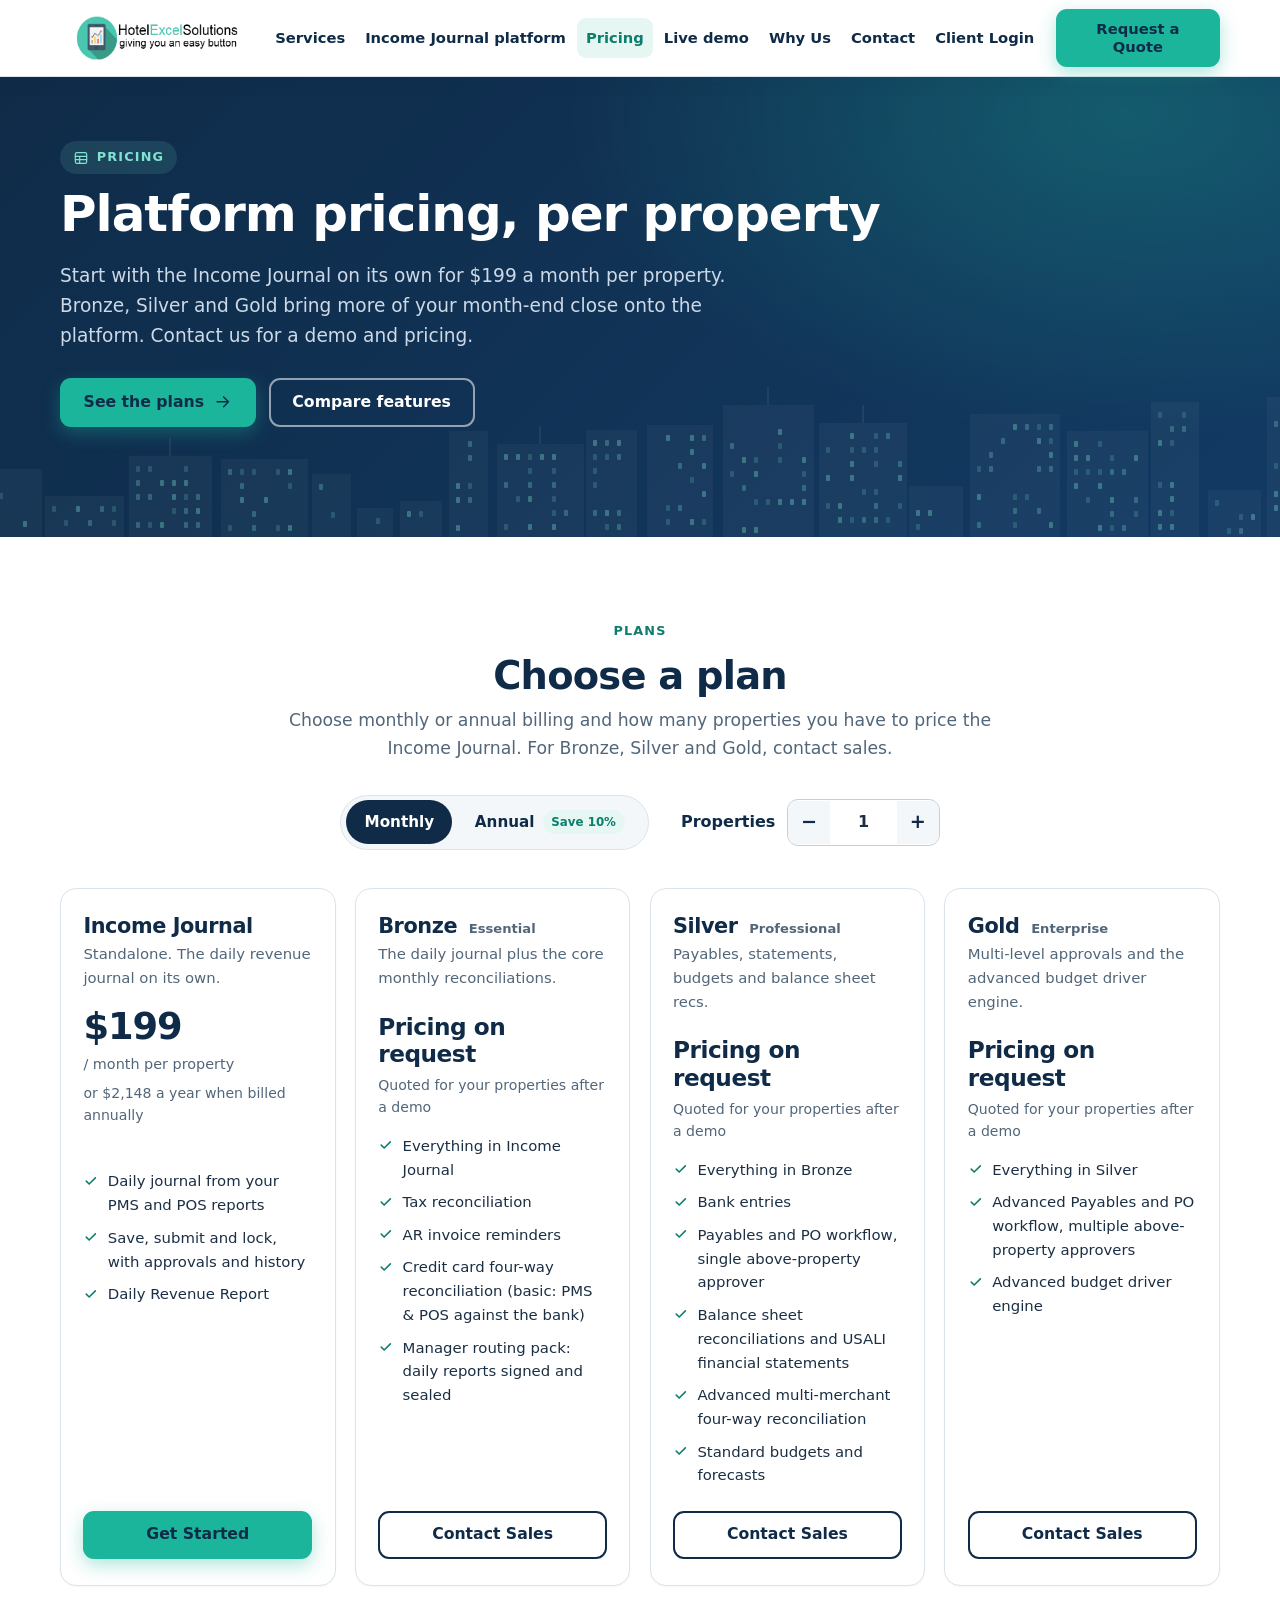
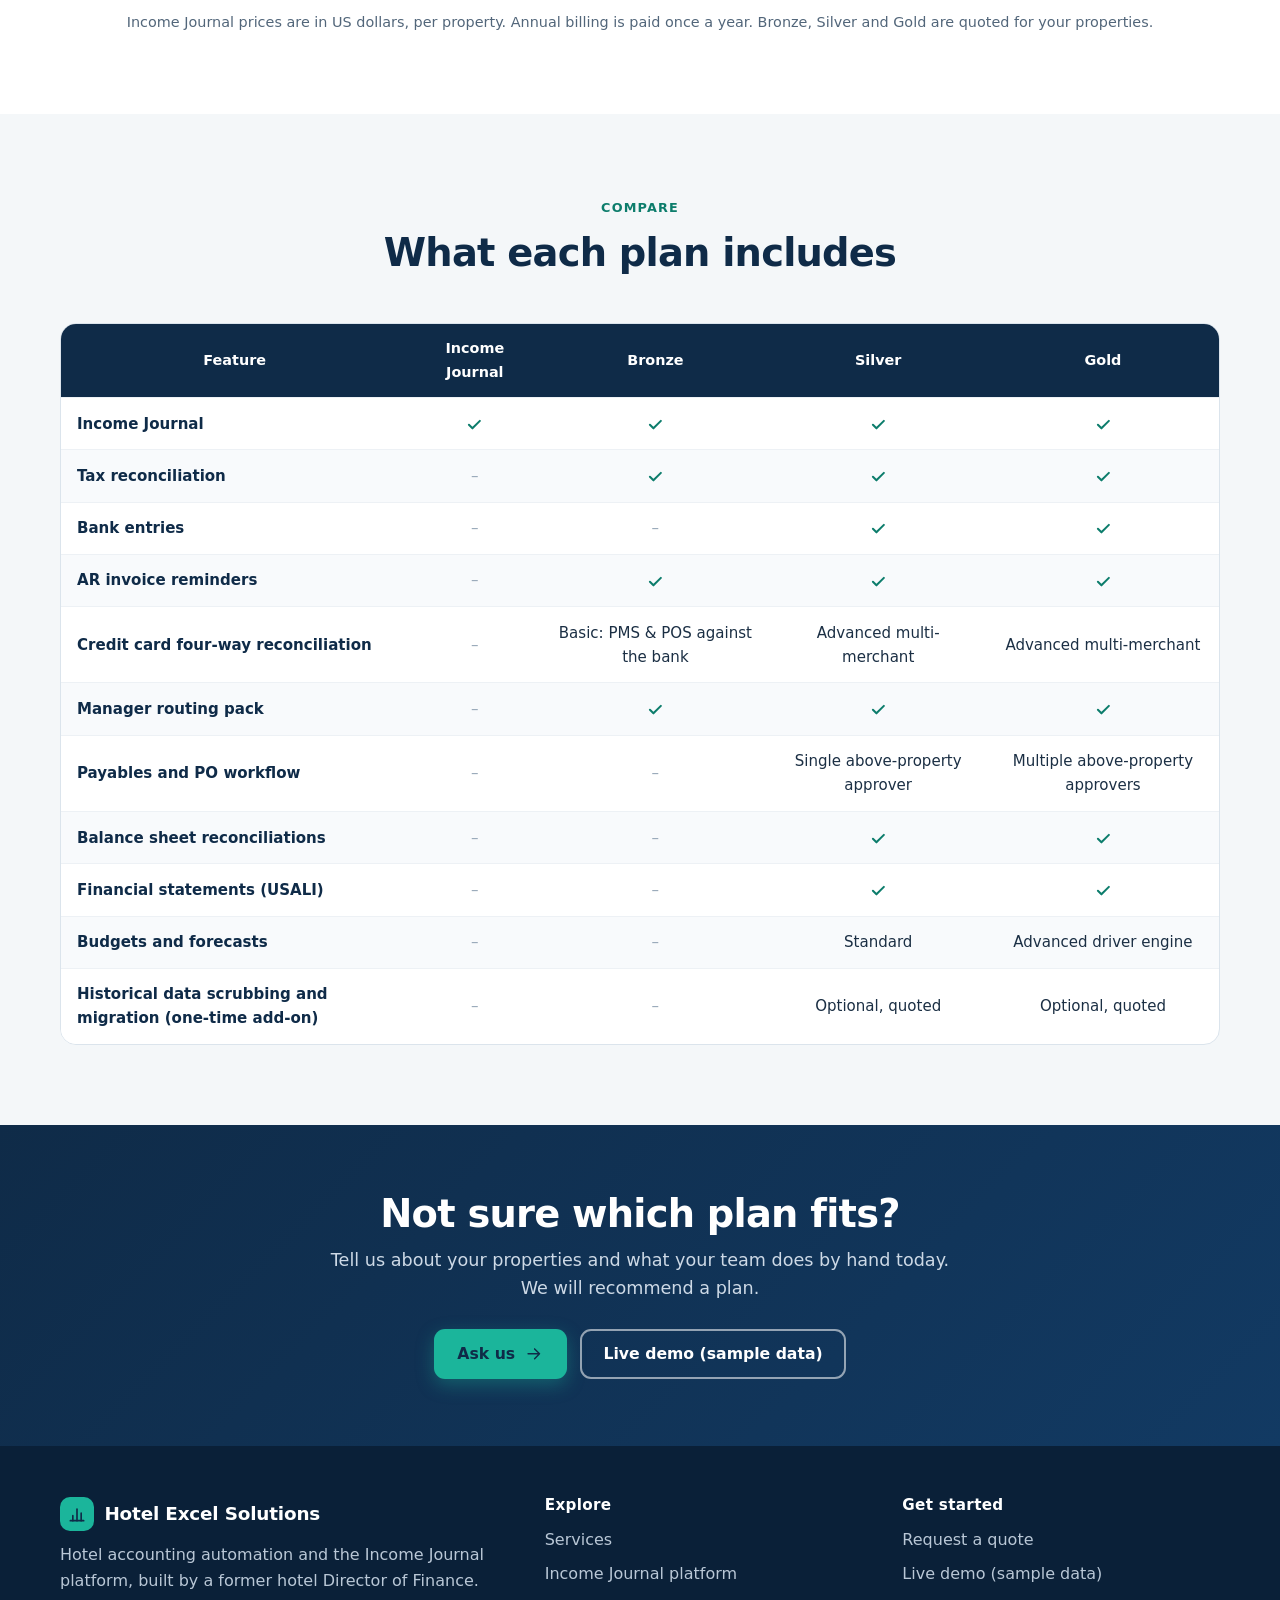
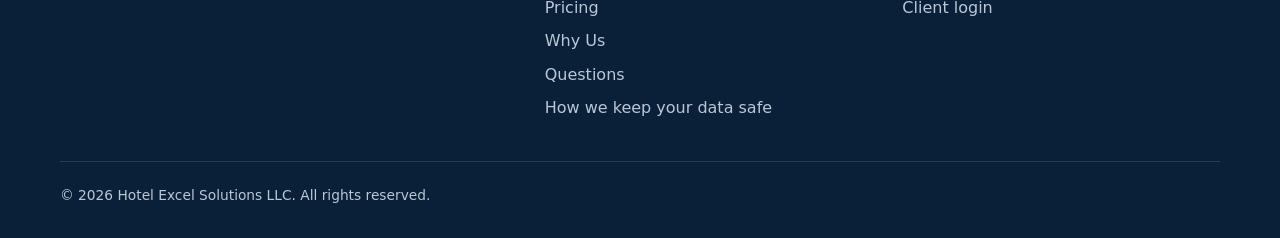
<file: pricing.html>
<!DOCTYPE html>
<html lang="en">
<head>
<meta charset="utf-8">
<meta name="viewport" content="width=device-width, initial-scale=1">
<title>Pricing | Hotel Excel Solutions</title>
<meta name="description" content="Hotel Excel Solutions platform pricing per property: the Income Journal on its own, or Bronze, Silver and Gold plans with reconciliations, payables, statements and budgets. Monthly or annual billing.">
<link rel="canonical" href="https://hotelexcelsolutions.com/pricing.html">
<meta name="theme-color" content="#0f2b48">
<meta http-equiv="Content-Security-Policy" content="default-src 'self'; script-src 'self'; style-src 'self'; img-src 'self' data:; font-src 'self'; connect-src https://api.web3forms.com; form-action https://api.web3forms.com; base-uri 'none'; object-src 'none'">
<meta property="og:type" content="website">
<meta property="og:site_name" content="Hotel Excel Solutions">
<meta property="og:title" content="Pricing | Hotel Excel Solutions">
<meta property="og:description" content="Hotel Excel Solutions platform pricing per property: the Income Journal on its own, or Bronze, Silver and Gold plans with reconciliations, payables, statements and budgets. Monthly or annual billing.">
<meta property="og:url" content="https://hotelexcelsolutions.com/pricing.html">
<meta property="og:image" content="https://hotelexcelsolutions.com/og-image.png">
<meta property="og:image:width" content="1200">
<meta property="og:image:height" content="630">
<meta property="og:image:alt" content="Hotel Excel Solutions: hotel accounting automation">
<meta name="twitter:card" content="summary_large_image">
<meta name="twitter:title" content="Pricing | Hotel Excel Solutions">
<meta name="twitter:description" content="Hotel Excel Solutions platform pricing per property: the Income Journal on its own, or Bronze, Silver and Gold plans with reconciliations, payables, statements and budgets. Monthly or annual billing.">
<meta name="twitter:image" content="https://hotelexcelsolutions.com/og-image.png">
<link rel="icon" href="favicon.svg" type="image/svg+xml">
<link rel="apple-touch-icon" href="apple-touch-icon.png">
<link rel="stylesheet" href="styles.css">
</head>
<body>
<svg class="hide" aria-hidden="true" focusable="false"><defs><symbol id="i-check" viewBox="0 0 24 24"><path d="M5 12.5l4.5 4.5L19 7.5"/></symbol><symbol id="i-arrow" viewBox="0 0 24 24"><path d="M5 12h14M13 6l6 6-6 6"/></symbol><symbol id="i-bank" viewBox="0 0 24 24"><path d="M3 10l9-6 9 6"/><path d="M5.5 10v8M9.8 10v8M14.2 10v8M18.5 10v8M3 20.5h18"/></symbol><symbol id="i-receipt" viewBox="0 0 24 24"><path d="M6 3h12v18l-3-2-3 2-3-2-3 2z"/><path d="M9.5 8h5M9.5 12h5"/></symbol><symbol id="i-calendar" viewBox="0 0 24 24"><rect x="3.5" y="5" width="17" height="15.5" rx="2.5"/><path d="M3.5 10h17M8 3v4M16 3v4"/><path d="M9 15l2 2 4-4"/></symbol><symbol id="i-table" viewBox="0 0 24 24"><rect x="3.5" y="4" width="17" height="16" rx="2.5"/><path d="M3.5 9.5h17M3.5 14.5h17M10 9.5V20"/></symbol><symbol id="i-card" viewBox="0 0 24 24"><rect x="2.5" y="5" width="19" height="14" rx="2.5"/><path d="M2.5 10h19M6 15h4"/></symbol><symbol id="i-users" viewBox="0 0 24 24"><circle cx="9" cy="8.5" r="3.2"/><path d="M3 19.5c.6-3.3 3-5 6-5s5.4 1.7 6 5"/><circle cx="17.2" cy="9.5" r="2.5"/><path d="M17 14.6c2.4.2 3.9 1.7 4.4 4.4"/></symbol><symbol id="i-briefcase" viewBox="0 0 24 24"><rect x="3" y="7.5" width="18" height="12.5" rx="2.5"/><path d="M9 7.5V6a2 2 0 012-2h2a2 2 0 012 2v1.5M3 13h18"/></symbol><symbol id="i-shield" viewBox="0 0 24 24"><path d="M12 3l7.5 3v5.5c0 4.6-3.1 8-7.5 9.5-4.4-1.5-7.5-4.9-7.5-9.5V6z"/><path d="M9 12l2.2 2.2L15.5 10"/></symbol><symbol id="i-lock" viewBox="0 0 24 24"><rect x="4.5" y="10.5" width="15" height="10" rx="2.5"/><path d="M8 10.5V8a4 4 0 018 0v2.5"/></symbol><symbol id="i-clock" viewBox="0 0 24 24"><circle cx="12" cy="12" r="8.5"/><path d="M12 7.5V12l3 2"/></symbol><symbol id="i-download" viewBox="0 0 24 24"><path d="M12 4v11M7.5 10.5L12 15l4.5-4.5M5 19.5h14"/></symbol><symbol id="i-menu" viewBox="0 0 24 24"><path d="M4 7h16M4 12h16M4 17h16"/></symbol><symbol id="i-close" viewBox="0 0 24 24"><path d="M6 6l12 12M18 6L6 18"/></symbol><symbol id="i-bolt" viewBox="0 0 24 24"><path d="M13 3L5 13.5h6L10 21l8-10.5h-6z"/></symbol><symbol id="i-bars" viewBox="0 0 24 24"><path d="M4 20h16"/><path d="M7 20v-6M12 20V6M17 20v-9"/></symbol><symbol id="i-refresh" viewBox="0 0 24 24"><path d="M20 11a8 8 0 00-14-4.5L4 9M4 4v5h5M4 13a8 8 0 0014 4.5L20 15M20 20v-5h-5"/></symbol><symbol id="i-building" viewBox="0 0 24 24"><rect x="5" y="3.5" width="14" height="17" rx="1.5"/><path d="M9 8h2M13 8h2M9 12h2M13 12h2M10 20.5v-4h4v4"/></symbol><symbol id="i-file" viewBox="0 0 24 24"><path d="M7 3.5h7l4 4V20a1 1 0 01-1 1H7a1 1 0 01-1-1V4.5a1 1 0 011-1z"/><path d="M14 3.5V8h4M9 13h6M9 16.5h6"/></symbol></defs></svg>
<a class="skip" href="#main">Skip to content</a>
<header class="site-header">
  <div class="wrap">
    <a class="brand" href="index.html" aria-label="Hotel Excel Solutions home"><img src="logo.png" alt="Hotel Excel Solutions: giving you an easy button" width="208" height="50"></a>
    <nav class="nav" id="nav" aria-label="Main">
      <a href="index.html#services">Services</a>
      <a href="index.html#platform">Income Journal platform</a>
      <a href="pricing.html" aria-current="page">Pricing</a>
      <a href="https://app.hotelexcelsolutions.com/demo.html" rel="noopener">Live demo</a>
      <a href="whyus.html">Why Us</a>
      <a href="#" data-open-quote>Contact</a>
      <a class="nav-login" href="https://app.hotelexcelsolutions.com" rel="noopener">Client Login</a>
    </nav>
    <div class="header-cta">
      <a class="btn btn-outline btn-sm" href="https://app.hotelexcelsolutions.com" rel="noopener"><svg class="ico" aria-hidden="true" focusable="false"><use href="#i-lock"/></svg> Client Login</a>
      <button type="button" class="btn btn-primary btn-sm" data-open-quote>Request a Quote</button>
    </div>
    <button type="button" class="menu-btn" id="menuBtn" aria-expanded="false" aria-controls="nav" aria-label="Menu"><svg class="ico" aria-hidden="true" focusable="false"><use href="#i-menu"/></svg></button>
  </div>
</header>

<main id="main">

<section class="hero hero-page">
  <svg class="skyline" viewBox="0 0 1440 150" preserveAspectRatio="xMidYMax slice" aria-hidden="true" focusable="false"><rect x="-10" y="93" width="62" height="57" fill="#fff" fill-opacity=".07"/><rect x="-3" y="117" width="4" height="6" rx="1" fill="#7fe3cf" fill-opacity="0.65"/><rect x="33" y="117" width="4" height="6" rx="1" fill="#7fe3cf" fill-opacity="0.5"/><rect x="-3" y="131" width="4" height="6" rx="1" fill="#7fe3cf" fill-opacity="0.35"/><rect x="60" y="82" width="62" height="68" fill="#fff" fill-opacity=".07"/><rect x="67" y="106" width="4" height="6" rx="1" fill="#7fe3cf" fill-opacity="0.35"/><rect x="79" y="106" width="4" height="6" rx="1" fill="#7fe3cf" fill-opacity="0.35"/><rect x="67" y="120" width="4" height="6" rx="1" fill="#7fe3cf" fill-opacity="0.65"/><rect x="103" y="134" width="4" height="6" rx="1" fill="#7fe3cf" fill-opacity="0.65"/><rect x="125" y="109" width="79" height="41" fill="#fff" fill-opacity=".07"/><rect x="132" y="119" width="4" height="6" rx="1" fill="#7fe3cf" fill-opacity="0.35"/><rect x="156" y="119" width="4" height="6" rx="1" fill="#7fe3cf" fill-opacity="0.65"/><rect x="180" y="119" width="4" height="6" rx="1" fill="#7fe3cf" fill-opacity="0.5"/><rect x="192" y="119" width="4" height="6" rx="1" fill="#7fe3cf" fill-opacity="0.35"/><rect x="144" y="133" width="4" height="6" rx="1" fill="#7fe3cf" fill-opacity="0.35"/><rect x="168" y="133" width="4" height="6" rx="1" fill="#7fe3cf" fill-opacity="0.5"/><rect x="192" y="133" width="4" height="6" rx="1" fill="#7fe3cf" fill-opacity="0.35"/><rect x="209" y="69" width="83" height="81" fill="#fff" fill-opacity=".07"/><rect x="216" y="79" width="4" height="6" rx="1" fill="#7fe3cf" fill-opacity="0.35"/><rect x="228" y="79" width="4" height="6" rx="1" fill="#7fe3cf" fill-opacity="0.35"/><rect x="264" y="79" width="4" height="6" rx="1" fill="#7fe3cf" fill-opacity="0.35"/><rect x="216" y="93" width="4" height="6" rx="1" fill="#7fe3cf" fill-opacity="0.5"/><rect x="240" y="93" width="4" height="6" rx="1" fill="#7fe3cf" fill-opacity="0.65"/><rect x="252" y="93" width="4" height="6" rx="1" fill="#7fe3cf" fill-opacity="0.65"/><rect x="264" y="93" width="4" height="6" rx="1" fill="#7fe3cf" fill-opacity="0.65"/><rect x="216" y="107" width="4" height="6" rx="1" fill="#7fe3cf" fill-opacity="0.5"/><rect x="228" y="107" width="4" height="6" rx="1" fill="#7fe3cf" fill-opacity="0.5"/><rect x="252" y="107" width="4" height="6" rx="1" fill="#7fe3cf" fill-opacity="0.65"/><rect x="264" y="107" width="4" height="6" rx="1" fill="#7fe3cf" fill-opacity="0.35"/><rect x="276" y="107" width="4" height="6" rx="1" fill="#7fe3cf" fill-opacity="0.5"/><rect x="252" y="121" width="4" height="6" rx="1" fill="#7fe3cf" fill-opacity="0.35"/><rect x="264" y="121" width="4" height="6" rx="1" fill="#7fe3cf" fill-opacity="0.5"/><rect x="276" y="121" width="4" height="6" rx="1" fill="#7fe3cf" fill-opacity="0.65"/><rect x="216" y="135" width="4" height="6" rx="1" fill="#7fe3cf" fill-opacity="0.5"/><rect x="228" y="135" width="4" height="6" rx="1" fill="#7fe3cf" fill-opacity="0.35"/><rect x="240" y="135" width="4" height="6" rx="1" fill="#7fe3cf" fill-opacity="0.65"/><rect x="264" y="135" width="4" height="6" rx="1" fill="#7fe3cf" fill-opacity="0.5"/><rect x="276" y="135" width="4" height="6" rx="1" fill="#7fe3cf" fill-opacity="0.5"/><rect x="249" y="51" width="2" height="18" fill="#fff" fill-opacity=".12"/><rect x="301" y="72" width="87" height="78" fill="#fff" fill-opacity=".07"/><rect x="308" y="82" width="4" height="6" rx="1" fill="#7fe3cf" fill-opacity="0.5"/><rect x="320" y="82" width="4" height="6" rx="1" fill="#7fe3cf" fill-opacity="0.35"/><rect x="332" y="82" width="4" height="6" rx="1" fill="#7fe3cf" fill-opacity="0.35"/><rect x="356" y="82" width="4" height="6" rx="1" fill="#7fe3cf" fill-opacity="0.35"/><rect x="368" y="82" width="4" height="6" rx="1" fill="#7fe3cf" fill-opacity="0.65"/><rect x="320" y="96" width="4" height="6" rx="1" fill="#7fe3cf" fill-opacity="0.5"/><rect x="368" y="96" width="4" height="6" rx="1" fill="#7fe3cf" fill-opacity="0.35"/><rect x="320" y="110" width="4" height="6" rx="1" fill="#7fe3cf" fill-opacity="0.65"/><rect x="344" y="110" width="4" height="6" rx="1" fill="#7fe3cf" fill-opacity="0.65"/><rect x="332" y="124" width="4" height="6" rx="1" fill="#7fe3cf" fill-opacity="0.5"/><rect x="308" y="138" width="4" height="6" rx="1" fill="#7fe3cf" fill-opacity="0.35"/><rect x="332" y="138" width="4" height="6" rx="1" fill="#7fe3cf" fill-opacity="0.5"/><rect x="356" y="138" width="4" height="6" rx="1" fill="#7fe3cf" fill-opacity="0.35"/><rect x="368" y="138" width="4" height="6" rx="1" fill="#7fe3cf" fill-opacity="0.65"/><rect x="392" y="87" width="39" height="63" fill="#fff" fill-opacity=".07"/><rect x="399" y="97" width="4" height="6" rx="1" fill="#7fe3cf" fill-opacity="0.5"/><rect x="411" y="125" width="4" height="6" rx="1" fill="#7fe3cf" fill-opacity="0.35"/><rect x="437" y="121" width="36" height="29" fill="#fff" fill-opacity=".07"/><rect x="456" y="131" width="4" height="6" rx="1" fill="#7fe3cf" fill-opacity="0.35"/><rect x="480" y="114" width="42" height="36" fill="#fff" fill-opacity=".07"/><rect x="487" y="124" width="4" height="6" rx="1" fill="#7fe3cf" fill-opacity="0.65"/><rect x="499" y="124" width="4" height="6" rx="1" fill="#7fe3cf" fill-opacity="0.35"/><rect x="529" y="44" width="39" height="106" fill="#fff" fill-opacity=".07"/><rect x="548" y="54" width="4" height="6" rx="1" fill="#7fe3cf" fill-opacity="0.5"/><rect x="548" y="68" width="4" height="6" rx="1" fill="#7fe3cf" fill-opacity="0.5"/><rect x="536" y="96" width="4" height="6" rx="1" fill="#7fe3cf" fill-opacity="0.65"/><rect x="548" y="96" width="4" height="6" rx="1" fill="#7fe3cf" fill-opacity="0.35"/><rect x="536" y="110" width="4" height="6" rx="1" fill="#7fe3cf" fill-opacity="0.65"/><rect x="548" y="110" width="4" height="6" rx="1" fill="#7fe3cf" fill-opacity="0.5"/><rect x="536" y="138" width="4" height="6" rx="1" fill="#7fe3cf" fill-opacity="0.65"/><rect x="577" y="57" width="87" height="93" fill="#fff" fill-opacity=".07"/><rect x="584" y="67" width="4" height="6" rx="1" fill="#7fe3cf" fill-opacity="0.65"/><rect x="596" y="67" width="4" height="6" rx="1" fill="#7fe3cf" fill-opacity="0.65"/><rect x="608" y="67" width="4" height="6" rx="1" fill="#7fe3cf" fill-opacity="0.35"/><rect x="620" y="67" width="4" height="6" rx="1" fill="#7fe3cf" fill-opacity="0.65"/><rect x="632" y="67" width="4" height="6" rx="1" fill="#7fe3cf" fill-opacity="0.65"/><rect x="608" y="81" width="4" height="6" rx="1" fill="#7fe3cf" fill-opacity="0.35"/><rect x="632" y="81" width="4" height="6" rx="1" fill="#7fe3cf" fill-opacity="0.35"/><rect x="584" y="95" width="4" height="6" rx="1" fill="#7fe3cf" fill-opacity="0.5"/><rect x="608" y="95" width="4" height="6" rx="1" fill="#7fe3cf" fill-opacity="0.5"/><rect x="632" y="95" width="4" height="6" rx="1" fill="#7fe3cf" fill-opacity="0.5"/><rect x="596" y="109" width="4" height="6" rx="1" fill="#7fe3cf" fill-opacity="0.35"/><rect x="608" y="109" width="4" height="6" rx="1" fill="#7fe3cf" fill-opacity="0.65"/><rect x="632" y="109" width="4" height="6" rx="1" fill="#7fe3cf" fill-opacity="0.35"/><rect x="632" y="123" width="4" height="6" rx="1" fill="#7fe3cf" fill-opacity="0.35"/><rect x="644" y="123" width="4" height="6" rx="1" fill="#7fe3cf" fill-opacity="0.5"/><rect x="584" y="137" width="4" height="6" rx="1" fill="#7fe3cf" fill-opacity="0.35"/><rect x="608" y="137" width="4" height="6" rx="1" fill="#7fe3cf" fill-opacity="0.65"/><rect x="632" y="137" width="4" height="6" rx="1" fill="#7fe3cf" fill-opacity="0.65"/><rect x="619" y="39" width="2" height="18" fill="#fff" fill-opacity=".12"/><rect x="666" y="43" width="51" height="107" fill="#fff" fill-opacity=".07"/><rect x="673" y="53" width="4" height="6" rx="1" fill="#7fe3cf" fill-opacity="0.65"/><rect x="685" y="53" width="4" height="6" rx="1" fill="#7fe3cf" fill-opacity="0.5"/><rect x="697" y="53" width="4" height="6" rx="1" fill="#7fe3cf" fill-opacity="0.65"/><rect x="673" y="67" width="4" height="6" rx="1" fill="#7fe3cf" fill-opacity="0.35"/><rect x="685" y="67" width="4" height="6" rx="1" fill="#7fe3cf" fill-opacity="0.35"/><rect x="697" y="67" width="4" height="6" rx="1" fill="#7fe3cf" fill-opacity="0.5"/><rect x="673" y="81" width="4" height="6" rx="1" fill="#7fe3cf" fill-opacity="0.35"/><rect x="673" y="95" width="4" height="6" rx="1" fill="#7fe3cf" fill-opacity="0.35"/><rect x="673" y="123" width="4" height="6" rx="1" fill="#7fe3cf" fill-opacity="0.5"/><rect x="685" y="123" width="4" height="6" rx="1" fill="#7fe3cf" fill-opacity="0.65"/><rect x="697" y="123" width="4" height="6" rx="1" fill="#7fe3cf" fill-opacity="0.5"/><rect x="685" y="137" width="4" height="6" rx="1" fill="#7fe3cf" fill-opacity="0.35"/><rect x="697" y="137" width="4" height="6" rx="1" fill="#7fe3cf" fill-opacity="0.5"/><rect x="727" y="38" width="66" height="112" fill="#fff" fill-opacity=".07"/><rect x="746" y="48" width="4" height="6" rx="1" fill="#7fe3cf" fill-opacity="0.65"/><rect x="770" y="48" width="4" height="6" rx="1" fill="#7fe3cf" fill-opacity="0.65"/><rect x="782" y="48" width="4" height="6" rx="1" fill="#7fe3cf" fill-opacity="0.5"/><rect x="770" y="62" width="4" height="6" rx="1" fill="#7fe3cf" fill-opacity="0.65"/><rect x="758" y="76" width="4" height="6" rx="1" fill="#7fe3cf" fill-opacity="0.5"/><rect x="782" y="76" width="4" height="6" rx="1" fill="#7fe3cf" fill-opacity="0.65"/><rect x="770" y="90" width="4" height="6" rx="1" fill="#7fe3cf" fill-opacity="0.35"/><rect x="782" y="104" width="4" height="6" rx="1" fill="#7fe3cf" fill-opacity="0.65"/><rect x="746" y="118" width="4" height="6" rx="1" fill="#7fe3cf" fill-opacity="0.35"/><rect x="758" y="118" width="4" height="6" rx="1" fill="#7fe3cf" fill-opacity="0.5"/><rect x="746" y="132" width="4" height="6" rx="1" fill="#7fe3cf" fill-opacity="0.35"/><rect x="770" y="132" width="4" height="6" rx="1" fill="#7fe3cf" fill-opacity="0.65"/><rect x="782" y="132" width="4" height="6" rx="1" fill="#7fe3cf" fill-opacity="0.35"/><rect x="803" y="18" width="91" height="132" fill="#fff" fill-opacity=".07"/><rect x="858" y="42" width="4" height="6" rx="1" fill="#7fe3cf" fill-opacity="0.65"/><rect x="810" y="56" width="4" height="6" rx="1" fill="#7fe3cf" fill-opacity="0.5"/><rect x="858" y="56" width="4" height="6" rx="1" fill="#7fe3cf" fill-opacity="0.35"/><rect x="822" y="70" width="4" height="6" rx="1" fill="#7fe3cf" fill-opacity="0.65"/><rect x="834" y="70" width="4" height="6" rx="1" fill="#7fe3cf" fill-opacity="0.35"/><rect x="858" y="70" width="4" height="6" rx="1" fill="#7fe3cf" fill-opacity="0.35"/><rect x="882" y="70" width="4" height="6" rx="1" fill="#7fe3cf" fill-opacity="0.65"/><rect x="810" y="84" width="4" height="6" rx="1" fill="#7fe3cf" fill-opacity="0.35"/><rect x="834" y="84" width="4" height="6" rx="1" fill="#7fe3cf" fill-opacity="0.65"/><rect x="882" y="84" width="4" height="6" rx="1" fill="#7fe3cf" fill-opacity="0.35"/><rect x="822" y="98" width="4" height="6" rx="1" fill="#7fe3cf" fill-opacity="0.5"/><rect x="882" y="98" width="4" height="6" rx="1" fill="#7fe3cf" fill-opacity="0.5"/><rect x="834" y="112" width="4" height="6" rx="1" fill="#7fe3cf" fill-opacity="0.35"/><rect x="846" y="112" width="4" height="6" rx="1" fill="#7fe3cf" fill-opacity="0.35"/><rect x="858" y="112" width="4" height="6" rx="1" fill="#7fe3cf" fill-opacity="0.65"/><rect x="870" y="112" width="4" height="6" rx="1" fill="#7fe3cf" fill-opacity="0.65"/><rect x="882" y="112" width="4" height="6" rx="1" fill="#7fe3cf" fill-opacity="0.65"/><rect x="822" y="140" width="4" height="6" rx="1" fill="#7fe3cf" fill-opacity="0.65"/><rect x="834" y="140" width="4" height="6" rx="1" fill="#7fe3cf" fill-opacity="0.65"/><rect x="847" y="0" width="2" height="18" fill="#fff" fill-opacity=".12"/><rect x="899" y="36" width="88" height="114" fill="#fff" fill-opacity=".07"/><rect x="930" y="46" width="4" height="6" rx="1" fill="#7fe3cf" fill-opacity="0.65"/><rect x="954" y="46" width="4" height="6" rx="1" fill="#7fe3cf" fill-opacity="0.35"/><rect x="966" y="46" width="4" height="6" rx="1" fill="#7fe3cf" fill-opacity="0.5"/><rect x="906" y="60" width="4" height="6" rx="1" fill="#7fe3cf" fill-opacity="0.35"/><rect x="930" y="60" width="4" height="6" rx="1" fill="#7fe3cf" fill-opacity="0.35"/><rect x="942" y="60" width="4" height="6" rx="1" fill="#7fe3cf" fill-opacity="0.35"/><rect x="954" y="60" width="4" height="6" rx="1" fill="#7fe3cf" fill-opacity="0.35"/><rect x="930" y="74" width="4" height="6" rx="1" fill="#7fe3cf" fill-opacity="0.65"/><rect x="954" y="74" width="4" height="6" rx="1" fill="#7fe3cf" fill-opacity="0.35"/><rect x="978" y="74" width="4" height="6" rx="1" fill="#7fe3cf" fill-opacity="0.5"/><rect x="906" y="88" width="4" height="6" rx="1" fill="#7fe3cf" fill-opacity="0.65"/><rect x="930" y="88" width="4" height="6" rx="1" fill="#7fe3cf" fill-opacity="0.65"/><rect x="978" y="88" width="4" height="6" rx="1" fill="#7fe3cf" fill-opacity="0.65"/><rect x="942" y="102" width="4" height="6" rx="1" fill="#7fe3cf" fill-opacity="0.35"/><rect x="954" y="102" width="4" height="6" rx="1" fill="#7fe3cf" fill-opacity="0.35"/><rect x="906" y="116" width="4" height="6" rx="1" fill="#7fe3cf" fill-opacity="0.35"/><rect x="918" y="116" width="4" height="6" rx="1" fill="#7fe3cf" fill-opacity="0.65"/><rect x="954" y="116" width="4" height="6" rx="1" fill="#7fe3cf" fill-opacity="0.5"/><rect x="978" y="116" width="4" height="6" rx="1" fill="#7fe3cf" fill-opacity="0.35"/><rect x="918" y="130" width="4" height="6" rx="1" fill="#7fe3cf" fill-opacity="0.65"/><rect x="930" y="130" width="4" height="6" rx="1" fill="#7fe3cf" fill-opacity="0.35"/><rect x="942" y="130" width="4" height="6" rx="1" fill="#7fe3cf" fill-opacity="0.5"/><rect x="954" y="130" width="4" height="6" rx="1" fill="#7fe3cf" fill-opacity="0.5"/><rect x="966" y="130" width="4" height="6" rx="1" fill="#7fe3cf" fill-opacity="0.35"/><rect x="942" y="18" width="2" height="18" fill="#fff" fill-opacity=".12"/><rect x="989" y="99" width="54" height="51" fill="#fff" fill-opacity=".07"/><rect x="996" y="123" width="4" height="6" rx="1" fill="#7fe3cf" fill-opacity="0.65"/><rect x="1008" y="123" width="4" height="6" rx="1" fill="#7fe3cf" fill-opacity="0.65"/><rect x="996" y="137" width="4" height="6" rx="1" fill="#7fe3cf" fill-opacity="0.35"/><rect x="1050" y="27" width="90" height="123" fill="#fff" fill-opacity=".07"/><rect x="1093" y="37" width="4" height="6" rx="1" fill="#7fe3cf" fill-opacity="0.65"/><rect x="1105" y="37" width="4" height="6" rx="1" fill="#7fe3cf" fill-opacity="0.5"/><rect x="1117" y="37" width="4" height="6" rx="1" fill="#7fe3cf" fill-opacity="0.35"/><rect x="1129" y="37" width="4" height="6" rx="1" fill="#7fe3cf" fill-opacity="0.5"/><rect x="1081" y="51" width="4" height="6" rx="1" fill="#7fe3cf" fill-opacity="0.5"/><rect x="1117" y="51" width="4" height="6" rx="1" fill="#7fe3cf" fill-opacity="0.65"/><rect x="1129" y="51" width="4" height="6" rx="1" fill="#7fe3cf" fill-opacity="0.35"/><rect x="1069" y="65" width="4" height="6" rx="1" fill="#7fe3cf" fill-opacity="0.5"/><rect x="1129" y="65" width="4" height="6" rx="1" fill="#7fe3cf" fill-opacity="0.65"/><rect x="1057" y="79" width="4" height="6" rx="1" fill="#7fe3cf" fill-opacity="0.35"/><rect x="1069" y="79" width="4" height="6" rx="1" fill="#7fe3cf" fill-opacity="0.5"/><rect x="1117" y="79" width="4" height="6" rx="1" fill="#7fe3cf" fill-opacity="0.5"/><rect x="1129" y="79" width="4" height="6" rx="1" fill="#7fe3cf" fill-opacity="0.5"/><rect x="1057" y="107" width="4" height="6" rx="1" fill="#7fe3cf" fill-opacity="0.65"/><rect x="1093" y="107" width="4" height="6" rx="1" fill="#7fe3cf" fill-opacity="0.35"/><rect x="1105" y="107" width="4" height="6" rx="1" fill="#7fe3cf" fill-opacity="0.35"/><rect x="1093" y="121" width="4" height="6" rx="1" fill="#7fe3cf" fill-opacity="0.5"/><rect x="1117" y="121" width="4" height="6" rx="1" fill="#7fe3cf" fill-opacity="0.5"/><rect x="1057" y="135" width="4" height="6" rx="1" fill="#7fe3cf" fill-opacity="0.5"/><rect x="1093" y="135" width="4" height="6" rx="1" fill="#7fe3cf" fill-opacity="0.35"/><rect x="1129" y="135" width="4" height="6" rx="1" fill="#7fe3cf" fill-opacity="0.65"/><rect x="1147" y="44" width="81" height="106" fill="#fff" fill-opacity=".07"/><rect x="1154" y="54" width="4" height="6" rx="1" fill="#7fe3cf" fill-opacity="0.65"/><rect x="1178" y="54" width="4" height="6" rx="1" fill="#7fe3cf" fill-opacity="0.35"/><rect x="1154" y="68" width="4" height="6" rx="1" fill="#7fe3cf" fill-opacity="0.65"/><rect x="1166" y="68" width="4" height="6" rx="1" fill="#7fe3cf" fill-opacity="0.65"/><rect x="1190" y="68" width="4" height="6" rx="1" fill="#7fe3cf" fill-opacity="0.35"/><rect x="1214" y="68" width="4" height="6" rx="1" fill="#7fe3cf" fill-opacity="0.65"/><rect x="1154" y="82" width="4" height="6" rx="1" fill="#7fe3cf" fill-opacity="0.35"/><rect x="1166" y="82" width="4" height="6" rx="1" fill="#7fe3cf" fill-opacity="0.35"/><rect x="1178" y="82" width="4" height="6" rx="1" fill="#7fe3cf" fill-opacity="0.35"/><rect x="1190" y="82" width="4" height="6" rx="1" fill="#7fe3cf" fill-opacity="0.5"/><rect x="1202" y="82" width="4" height="6" rx="1" fill="#7fe3cf" fill-opacity="0.5"/><rect x="1154" y="96" width="4" height="6" rx="1" fill="#7fe3cf" fill-opacity="0.65"/><rect x="1178" y="96" width="4" height="6" rx="1" fill="#7fe3cf" fill-opacity="0.65"/><rect x="1166" y="110" width="4" height="6" rx="1" fill="#7fe3cf" fill-opacity="0.35"/><rect x="1190" y="110" width="4" height="6" rx="1" fill="#7fe3cf" fill-opacity="0.65"/><rect x="1214" y="110" width="4" height="6" rx="1" fill="#7fe3cf" fill-opacity="0.5"/><rect x="1190" y="124" width="4" height="6" rx="1" fill="#7fe3cf" fill-opacity="0.5"/><rect x="1214" y="124" width="4" height="6" rx="1" fill="#7fe3cf" fill-opacity="0.35"/><rect x="1178" y="138" width="4" height="6" rx="1" fill="#7fe3cf" fill-opacity="0.65"/><rect x="1190" y="138" width="4" height="6" rx="1" fill="#7fe3cf" fill-opacity="0.35"/><rect x="1202" y="138" width="4" height="6" rx="1" fill="#7fe3cf" fill-opacity="0.5"/><rect x="1231" y="15" width="48" height="135" fill="#fff" fill-opacity=".07"/><rect x="1238" y="25" width="4" height="6" rx="1" fill="#7fe3cf" fill-opacity="0.35"/><rect x="1262" y="25" width="4" height="6" rx="1" fill="#7fe3cf" fill-opacity="0.35"/><rect x="1250" y="39" width="4" height="6" rx="1" fill="#7fe3cf" fill-opacity="0.5"/><rect x="1262" y="39" width="4" height="6" rx="1" fill="#7fe3cf" fill-opacity="0.5"/><rect x="1238" y="53" width="4" height="6" rx="1" fill="#7fe3cf" fill-opacity="0.65"/><rect x="1250" y="53" width="4" height="6" rx="1" fill="#7fe3cf" fill-opacity="0.35"/><rect x="1238" y="95" width="4" height="6" rx="1" fill="#7fe3cf" fill-opacity="0.35"/><rect x="1250" y="95" width="4" height="6" rx="1" fill="#7fe3cf" fill-opacity="0.65"/><rect x="1250" y="109" width="4" height="6" rx="1" fill="#7fe3cf" fill-opacity="0.65"/><rect x="1238" y="123" width="4" height="6" rx="1" fill="#7fe3cf" fill-opacity="0.65"/><rect x="1250" y="123" width="4" height="6" rx="1" fill="#7fe3cf" fill-opacity="0.35"/><rect x="1238" y="137" width="4" height="6" rx="1" fill="#7fe3cf" fill-opacity="0.65"/><rect x="1250" y="137" width="4" height="6" rx="1" fill="#7fe3cf" fill-opacity="0.65"/><rect x="1288" y="103" width="53" height="47" fill="#fff" fill-opacity=".07"/><rect x="1295" y="113" width="4" height="6" rx="1" fill="#7fe3cf" fill-opacity="0.35"/><rect x="1319" y="127" width="4" height="6" rx="1" fill="#7fe3cf" fill-opacity="0.35"/><rect x="1331" y="127" width="4" height="6" rx="1" fill="#7fe3cf" fill-opacity="0.65"/><rect x="1307" y="141" width="4" height="6" rx="1" fill="#7fe3cf" fill-opacity="0.35"/><rect x="1319" y="141" width="4" height="6" rx="1" fill="#7fe3cf" fill-opacity="0.5"/><rect x="1347" y="10" width="62" height="140" fill="#fff" fill-opacity=".07"/><rect x="1366" y="20" width="4" height="6" rx="1" fill="#7fe3cf" fill-opacity="0.5"/><rect x="1378" y="20" width="4" height="6" rx="1" fill="#7fe3cf" fill-opacity="0.65"/><rect x="1354" y="34" width="4" height="6" rx="1" fill="#7fe3cf" fill-opacity="0.5"/><rect x="1378" y="34" width="4" height="6" rx="1" fill="#7fe3cf" fill-opacity="0.65"/><rect x="1390" y="34" width="4" height="6" rx="1" fill="#7fe3cf" fill-opacity="0.5"/><rect x="1378" y="48" width="4" height="6" rx="1" fill="#7fe3cf" fill-opacity="0.5"/><rect x="1378" y="62" width="4" height="6" rx="1" fill="#7fe3cf" fill-opacity="0.5"/><rect x="1354" y="76" width="4" height="6" rx="1" fill="#7fe3cf" fill-opacity="0.35"/><rect x="1366" y="76" width="4" height="6" rx="1" fill="#7fe3cf" fill-opacity="0.35"/><rect x="1390" y="90" width="4" height="6" rx="1" fill="#7fe3cf" fill-opacity="0.65"/><rect x="1354" y="104" width="4" height="6" rx="1" fill="#7fe3cf" fill-opacity="0.65"/><rect x="1366" y="104" width="4" height="6" rx="1" fill="#7fe3cf" fill-opacity="0.35"/><rect x="1378" y="104" width="4" height="6" rx="1" fill="#7fe3cf" fill-opacity="0.35"/><rect x="1354" y="118" width="4" height="6" rx="1" fill="#7fe3cf" fill-opacity="0.65"/><rect x="1378" y="118" width="4" height="6" rx="1" fill="#7fe3cf" fill-opacity="0.65"/><rect x="1390" y="132" width="4" height="6" rx="1" fill="#7fe3cf" fill-opacity="0.5"/><rect x="1416" y="41" width="85" height="109" fill="#fff" fill-opacity=".07"/><rect x="1423" y="65" width="4" height="6" rx="1" fill="#7fe3cf" fill-opacity="0.65"/><rect x="1435" y="65" width="4" height="6" rx="1" fill="#7fe3cf" fill-opacity="0.35"/><rect x="1423" y="93" width="4" height="6" rx="1" fill="#7fe3cf" fill-opacity="0.65"/><rect x="1435" y="93" width="4" height="6" rx="1" fill="#7fe3cf" fill-opacity="0.65"/><rect x="1447" y="93" width="4" height="6" rx="1" fill="#7fe3cf" fill-opacity="0.35"/><rect x="1459" y="93" width="4" height="6" rx="1" fill="#7fe3cf" fill-opacity="0.5"/><rect x="1483" y="93" width="4" height="6" rx="1" fill="#7fe3cf" fill-opacity="0.35"/><rect x="1447" y="107" width="4" height="6" rx="1" fill="#7fe3cf" fill-opacity="0.35"/><rect x="1471" y="107" width="4" height="6" rx="1" fill="#7fe3cf" fill-opacity="0.35"/><rect x="1423" y="121" width="4" height="6" rx="1" fill="#7fe3cf" fill-opacity="0.5"/><rect x="1447" y="121" width="4" height="6" rx="1" fill="#7fe3cf" fill-opacity="0.35"/><rect x="1459" y="121" width="4" height="6" rx="1" fill="#7fe3cf" fill-opacity="0.5"/><rect x="1471" y="121" width="4" height="6" rx="1" fill="#7fe3cf" fill-opacity="0.35"/><rect x="1471" y="135" width="4" height="6" rx="1" fill="#7fe3cf" fill-opacity="0.5"/></svg>
  <div class="wrap">
    <div>
      <span class="eyebrow"><svg class="ico" aria-hidden="true" focusable="false"><use href="#i-table"/></svg> Pricing</span>
      <h1>Platform pricing, per property</h1>
      <p class="lead">Start with the Income Journal on its own for $199 a month per property. Bronze, Silver and Gold bring more of your month-end close onto the platform. Contact us for a demo and pricing.</p>
      <div class="hero-actions">
        <a class="btn btn-primary" href="#plans">See the plans <svg class="ico" aria-hidden="true" focusable="false"><use href="#i-arrow"/></svg></a>
        <a class="btn btn-light" href="#compare">Compare features</a>
      </div>
    </div>
  </div>
</section>

<section class="section" id="plans" aria-labelledby="plans-h">
  <div class="wrap">
    <div class="section-head">
      <span class="eyebrow">Plans</span>
      <h2 id="plans-h">Choose a plan</h2>
      <p>Choose monthly or annual billing and how many properties you have to price the Income Journal. For Bronze, Silver and Gold, contact sales.</p>
    </div>

    <div class="price-controls">
      <div class="seg" role="group" aria-label="Billing">
        <button type="button" class="seg-btn" data-billing="monthly" aria-pressed="true">Monthly</button>
        <button type="button" class="seg-btn" data-billing="annual" aria-pressed="false">Annual <span class="save-tag">Save 10%</span></button>
      </div>
      <div class="stepper">
        <label for="propCount">Properties</label>
        <div class="stepper-box">
          <button type="button" class="step-btn" data-step="-1" aria-label="One fewer property">&minus;</button>
          <input id="propCount" type="number" inputmode="numeric" min="1" max="500" value="1">
          <button type="button" class="step-btn" data-step="1" aria-label="One more property">+</button>
        </div>
      </div>
    </div>

    <div class="plans">
      <article class="card plan" data-plan-card="standalone">
        <h3>Income Journal</h3>
        <p class="plan-tag">Standalone. The daily revenue journal on its own.</p>
        <div class="plan-price"><span class="amt" data-amt>$199</span><span class="per" data-per>/ month per property</span></div>
        <p class="plan-sub" data-sub>or $2,148 a year when billed annually</p>
        <p class="plan-total" data-total aria-live="polite"></p>
        <ul class="plan-list">
          <li><svg class="ico" aria-hidden="true" focusable="false"><use href="#i-check"/></svg> Daily journal from your PMS and POS reports</li>
          <li><svg class="ico" aria-hidden="true" focusable="false"><use href="#i-check"/></svg> Save, submit and lock, with approvals and history</li>
          <li><svg class="ico" aria-hidden="true" focusable="false"><use href="#i-check"/></svg> Daily Revenue Report</li>
        </ul>
        <button type="button" class="btn btn-primary btn-block" data-open-quote data-plan="standalone" data-interest="Income Journal Standalone plan">Get Started</button>
      </article>

      <article class="card plan" data-plan-card="bronze">
        <h3>Bronze <small>Essential</small></h3>
        <p class="plan-tag">The daily journal plus the core monthly reconciliations.</p>
        <p class="plan-ask">Pricing on request</p>
        <p class="plan-sub">Quoted for your properties after a demo</p>
        <ul class="plan-list">
          <li><svg class="ico" aria-hidden="true" focusable="false"><use href="#i-check"/></svg> Everything in Income Journal</li>
          <li><svg class="ico" aria-hidden="true" focusable="false"><use href="#i-check"/></svg> Tax reconciliation</li>
          <li><svg class="ico" aria-hidden="true" focusable="false"><use href="#i-check"/></svg> AR invoice reminders</li>
          <li><svg class="ico" aria-hidden="true" focusable="false"><use href="#i-check"/></svg> Credit card four-way reconciliation (basic: PMS &amp; POS against the bank)</li>
          <li><svg class="ico" aria-hidden="true" focusable="false"><use href="#i-check"/></svg> Manager routing pack: daily reports signed and sealed</li>
        </ul>
        <button type="button" class="btn btn-outline btn-block" data-open-quote data-plan="bronze" data-interest="Bronze plan (Essential)">Contact Sales</button>
      </article>

      <article class="card plan" data-plan-card="silver">
        <h3>Silver <small>Professional</small></h3>
        <p class="plan-tag">Payables, statements, budgets and balance sheet recs.</p>
        <p class="plan-ask">Pricing on request</p>
        <p class="plan-sub">Quoted for your properties after a demo</p>
        <ul class="plan-list">
          <li><svg class="ico" aria-hidden="true" focusable="false"><use href="#i-check"/></svg> Everything in Bronze</li>
          <li><svg class="ico" aria-hidden="true" focusable="false"><use href="#i-check"/></svg> Bank entries</li>
          <li><svg class="ico" aria-hidden="true" focusable="false"><use href="#i-check"/></svg> Payables and PO workflow, single above-property approver</li>
          <li><svg class="ico" aria-hidden="true" focusable="false"><use href="#i-check"/></svg> Balance sheet reconciliations and USALI financial statements</li>
          <li><svg class="ico" aria-hidden="true" focusable="false"><use href="#i-check"/></svg> Advanced multi-merchant four-way reconciliation</li>
          <li><svg class="ico" aria-hidden="true" focusable="false"><use href="#i-check"/></svg> Standard budgets and forecasts</li>
        </ul>
        <button type="button" class="btn btn-outline btn-block" data-open-quote data-plan="silver" data-interest="Silver plan (Professional)">Contact Sales</button>
      </article>

      <article class="card plan" data-plan-card="gold">
        <h3>Gold <small>Enterprise</small></h3>
        <p class="plan-tag">Multi-level approvals and the advanced budget driver engine.</p>
        <p class="plan-ask">Pricing on request</p>
        <p class="plan-sub">Quoted for your properties after a demo</p>
        <ul class="plan-list">
          <li><svg class="ico" aria-hidden="true" focusable="false"><use href="#i-check"/></svg> Everything in Silver</li>
          <li><svg class="ico" aria-hidden="true" focusable="false"><use href="#i-check"/></svg> Advanced Payables and PO workflow, multiple above-property approvers</li>
          <li><svg class="ico" aria-hidden="true" focusable="false"><use href="#i-check"/></svg> Advanced budget driver engine</li>
        </ul>
        <button type="button" class="btn btn-outline btn-block" data-open-quote data-plan="gold" data-interest="Gold plan (Enterprise)">Contact Sales</button>
      </article>
    </div>
    <p class="price-note">Income Journal prices are in US dollars, per property. Annual billing is paid once a year. Bronze, Silver and Gold are quoted for your properties.</p>
  </div>
</section>

<section class="section alt" id="compare" aria-labelledby="compare-h">
  <div class="wrap">
    <div class="section-head">
      <span class="eyebrow">Compare</span>
      <h2 id="compare-h">What each plan includes</h2>
    </div>
    <div class="matrix-wrap" tabindex="0" role="region" aria-labelledby="compare-h">
      <table class="matrix">
        <thead>
          <tr><th scope="col">Feature</th><th scope="col">Income Journal</th><th scope="col">Bronze</th><th scope="col">Silver</th><th scope="col">Gold</th></tr>
        </thead>
        <tbody>
          <tr><th scope="row">Income Journal</th><td class="yes"><svg class="ico" aria-hidden="true" focusable="false"><use href="#i-check"/></svg><span class="vh">Included</span></td><td class="yes"><svg class="ico" aria-hidden="true" focusable="false"><use href="#i-check"/></svg><span class="vh">Included</span></td><td class="yes"><svg class="ico" aria-hidden="true" focusable="false"><use href="#i-check"/></svg><span class="vh">Included</span></td><td class="yes"><svg class="ico" aria-hidden="true" focusable="false"><use href="#i-check"/></svg><span class="vh">Included</span></td></tr>
          <tr><th scope="row">Tax reconciliation</th><td class="no"><span aria-hidden="true">&ndash;</span><span class="vh">Not included</span></td><td class="yes"><svg class="ico" aria-hidden="true" focusable="false"><use href="#i-check"/></svg><span class="vh">Included</span></td><td class="yes"><svg class="ico" aria-hidden="true" focusable="false"><use href="#i-check"/></svg><span class="vh">Included</span></td><td class="yes"><svg class="ico" aria-hidden="true" focusable="false"><use href="#i-check"/></svg><span class="vh">Included</span></td></tr>
          <tr><th scope="row">Bank entries</th><td class="no"><span aria-hidden="true">&ndash;</span><span class="vh">Not included</span></td><td class="no"><span aria-hidden="true">&ndash;</span><span class="vh">Not included</span></td><td class="yes"><svg class="ico" aria-hidden="true" focusable="false"><use href="#i-check"/></svg><span class="vh">Included</span></td><td class="yes"><svg class="ico" aria-hidden="true" focusable="false"><use href="#i-check"/></svg><span class="vh">Included</span></td></tr>
          <tr><th scope="row">AR invoice reminders</th><td class="no"><span aria-hidden="true">&ndash;</span><span class="vh">Not included</span></td><td class="yes"><svg class="ico" aria-hidden="true" focusable="false"><use href="#i-check"/></svg><span class="vh">Included</span></td><td class="yes"><svg class="ico" aria-hidden="true" focusable="false"><use href="#i-check"/></svg><span class="vh">Included</span></td><td class="yes"><svg class="ico" aria-hidden="true" focusable="false"><use href="#i-check"/></svg><span class="vh">Included</span></td></tr>
          <tr><th scope="row">Credit card four-way reconciliation</th><td class="no"><span aria-hidden="true">&ndash;</span><span class="vh">Not included</span></td><td>Basic: PMS &amp; POS against the bank</td><td>Advanced multi-merchant</td><td>Advanced multi-merchant</td></tr>
          <tr><th scope="row">Manager routing pack</th><td class="no"><span aria-hidden="true">&ndash;</span><span class="vh">Not included</span></td><td class="yes"><svg class="ico" aria-hidden="true" focusable="false"><use href="#i-check"/></svg><span class="vh">Included</span></td><td class="yes"><svg class="ico" aria-hidden="true" focusable="false"><use href="#i-check"/></svg><span class="vh">Included</span></td><td class="yes"><svg class="ico" aria-hidden="true" focusable="false"><use href="#i-check"/></svg><span class="vh">Included</span></td></tr>
          <tr><th scope="row">Payables and PO workflow</th><td class="no"><span aria-hidden="true">&ndash;</span><span class="vh">Not included</span></td><td class="no"><span aria-hidden="true">&ndash;</span><span class="vh">Not included</span></td><td>Single above-property approver</td><td>Multiple above-property approvers</td></tr>
          <tr><th scope="row">Balance sheet reconciliations</th><td class="no"><span aria-hidden="true">&ndash;</span><span class="vh">Not included</span></td><td class="no"><span aria-hidden="true">&ndash;</span><span class="vh">Not included</span></td><td class="yes"><svg class="ico" aria-hidden="true" focusable="false"><use href="#i-check"/></svg><span class="vh">Included</span></td><td class="yes"><svg class="ico" aria-hidden="true" focusable="false"><use href="#i-check"/></svg><span class="vh">Included</span></td></tr>
          <tr><th scope="row">Financial statements (USALI)</th><td class="no"><span aria-hidden="true">&ndash;</span><span class="vh">Not included</span></td><td class="no"><span aria-hidden="true">&ndash;</span><span class="vh">Not included</span></td><td class="yes"><svg class="ico" aria-hidden="true" focusable="false"><use href="#i-check"/></svg><span class="vh">Included</span></td><td class="yes"><svg class="ico" aria-hidden="true" focusable="false"><use href="#i-check"/></svg><span class="vh">Included</span></td></tr>
          <tr><th scope="row">Budgets and forecasts</th><td class="no"><span aria-hidden="true">&ndash;</span><span class="vh">Not included</span></td><td class="no"><span aria-hidden="true">&ndash;</span><span class="vh">Not included</span></td><td>Standard</td><td>Advanced driver engine</td></tr>
          <tr class="add-row"><th scope="row">Historical data scrubbing and migration (one-time add-on)</th><td class="no"><span aria-hidden="true">&ndash;</span><span class="vh">Not available</span></td><td class="no"><span aria-hidden="true">&ndash;</span><span class="vh">Not available</span></td><td>Optional, quoted</td><td>Optional, quoted</td></tr>
        </tbody>
      </table>
    </div>
  </div>
</section>

<section class="cta-band" aria-labelledby="cta-h">
  <div class="wrap">
    <h2 id="cta-h">Not sure which plan fits?</h2>
    <p>Tell us about your properties and what your team does by hand today. We will recommend a plan.</p>
    <div class="hero-actions">
      <button type="button" class="btn btn-primary" data-open-quote>Ask us <svg class="ico" aria-hidden="true" focusable="false"><use href="#i-arrow"/></svg></button>
      <a class="btn btn-light" href="https://app.hotelexcelsolutions.com/demo.html" rel="noopener">Live demo (sample data)</a>
    </div>
  </div>
</section>

</main>
<footer class="site-footer">
  <div class="wrap">
    <div>
      <div class="wordmark"><svg class="ico" aria-hidden="true" focusable="false"><use href="#i-bars"/></svg> Hotel Excel Solutions</div>
      <p>Hotel accounting automation and the Income Journal platform, built by a former hotel Director of Finance.</p>
    </div>
    <div>
      <h4>Explore</h4>
      <ul>
        <li><a href="index.html#services">Services</a></li>
        <li><a href="index.html#platform">Income Journal platform</a></li>
        <li><a href="pricing.html">Pricing</a></li>
        <li><a href="whyus.html">Why Us</a></li>
        <li><a href="index.html#faq">Questions</a></li>
        <li><a href="security.html">How we keep your data safe</a></li>
      </ul>
    </div>
    <div>
      <h4>Get started</h4>
      <ul>
        <li><a href="#" data-open-quote>Request a quote</a></li>
        <li><a href="https://app.hotelexcelsolutions.com/demo.html" rel="noopener">Live demo (sample data)</a></li>
        <li><a href="https://app.hotelexcelsolutions.com" rel="noopener">Client login</a></li>
      </ul>
    </div>
    <small>&copy; 2026 Hotel Excel Solutions LLC. All rights reserved.</small>
  </div>
</footer>
<div class="mobile-cta"><button type="button" class="btn btn-primary btn-block" data-open-quote>Request a Quote</button></div>

<dialog class="quote" id="quote" aria-labelledby="quoteTitle">
  <div class="quote-head">
    <div>
      <h2 id="quoteTitle">Request a quote</h2>
      <p>Tell us a little about your property and what your team does by hand today.</p>
    </div>
    <button type="button" class="x" data-close-quote aria-label="Close"><svg class="ico" aria-hidden="true" focusable="false"><use href="#i-close"/></svg></button>
  </div>
  <form id="quoteForm" action="https://api.web3forms.com/submit" method="POST">
    <input type="hidden" name="access_key" value="4892f52e-7f57-4a6a-965e-d0a2a66b66ae">
    <input type="checkbox" name="botcheck" class="botcheck" tabindex="-1" autocomplete="off" aria-hidden="true">
    <input type="hidden" name="plan" value="">
    <input type="hidden" name="billing" value="">
    <input type="hidden" name="properties" value="">
    <input type="hidden" name="estimate" value="">
    <div class="two">
      <div class="field"><label for="f-name">Your name</label><input id="f-name" name="name" type="text" autocomplete="name" required></div>
      <div class="field"><label for="f-property">Hotel or company</label><input id="f-property" name="property" type="text" autocomplete="organization" required></div>
    </div>
    <div class="two">
      <div class="field"><label for="f-email">Email</label><input id="f-email" name="email" type="email" autocomplete="email" required></div>
      <div class="field"><label for="f-phone">Phone <small>(optional)</small></label><input id="f-phone" name="phone" type="tel" autocomplete="tel"></div>
    </div>
    <div class="field"><label for="f-interest">What are you interested in?</label><select id="f-interest" name="interest"><option value="">Choose one (optional)</option><option value="Income Journal Automation">Income Journal Automation</option><option value="Income Journal web platform (demo)">Income Journal web platform (demo)</option><option value="Bank Reconciliations">Bank Reconciliations</option><option value="Credit Card Reconciliation">Credit Card Reconciliation</option><option value="Monthly Tax Reconciliations">Monthly Tax Reconciliations</option><option value="Daily Tax Reconciliations">Daily Tax Reconciliations</option><option value="Income Journal Standalone plan">Income Journal plan (Standalone)</option><option value="Bronze plan (Essential)">Bronze plan (Essential)</option><option value="Silver plan (Professional)">Silver plan (Professional)</option><option value="Gold plan (Enterprise)">Gold plan (Enterprise)</option><option value="Something else">Something else</option></select></div>
    <div class="field" id="demoField" hidden><label for="f-demo">Best days and times for a demo <small>(optional)</small></label><input id="f-demo" name="demo_times" type="text" placeholder="For example: Tuesday or Thursday afternoons, Central time" disabled></div>
    <div class="field"><label for="f-message">Anything else we should know? <small>(optional)</small></label><textarea id="f-message" name="message" placeholder="Your PMS, what takes the most time, when you need it by&hellip;"></textarea></div>
    <p class="form-msg bad" id="formMsg" role="alert" hidden></p>
    <button type="submit" class="btn btn-primary btn-block">Send my request</button>
    <p class="fine">We will only use your details to reply to your request.</p>
  </form>
  <div class="sent" id="quoteSent" hidden>
    <div class="icon-box"><svg class="ico" aria-hidden="true" focusable="false"><use href="#i-check"/></svg></div>
    <h2>Thank you</h2>
    <p>We received your request and will be in touch. If it is urgent, mention that in your next message.</p>
    <button type="button" class="btn btn-outline" data-close-quote>Close</button>
  </div>
</dialog>
<script src="site.js" defer></script>
<script src="pricing.js" defer></script>

</body>
</html>
</file>
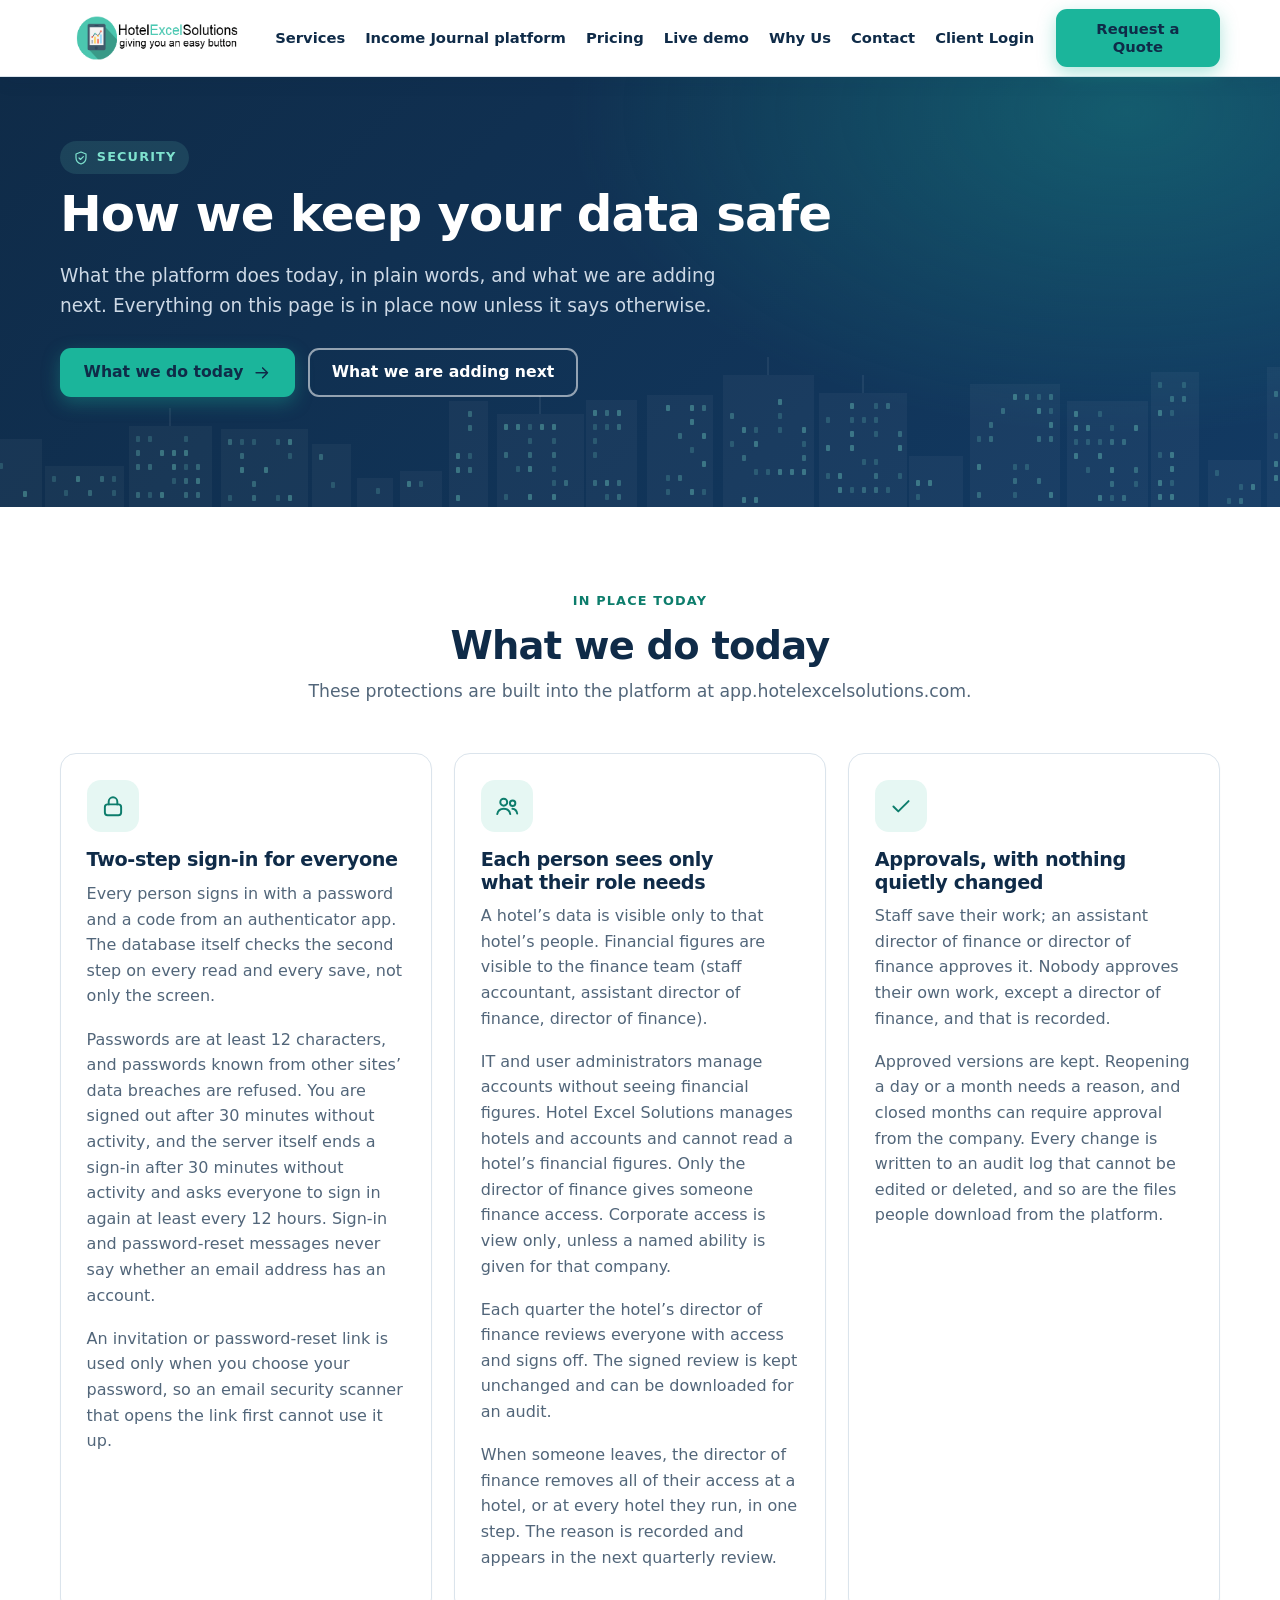
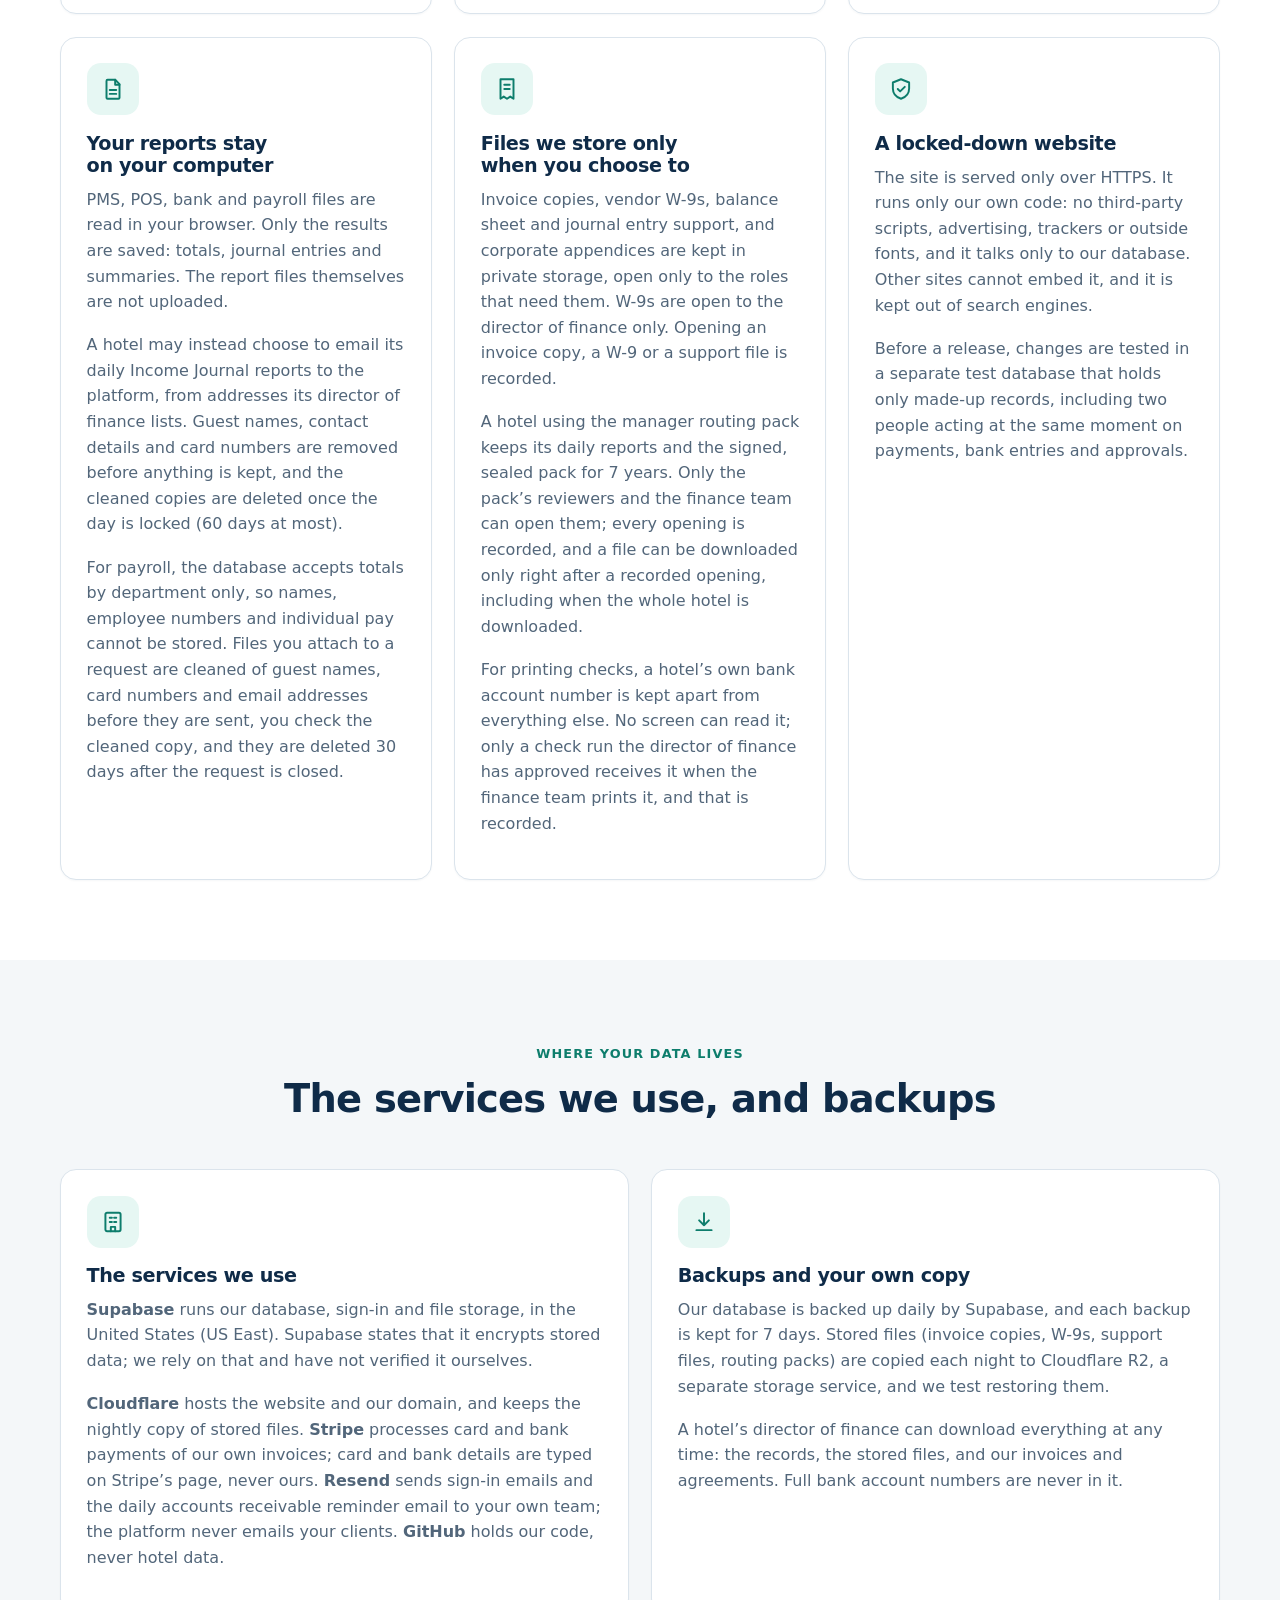
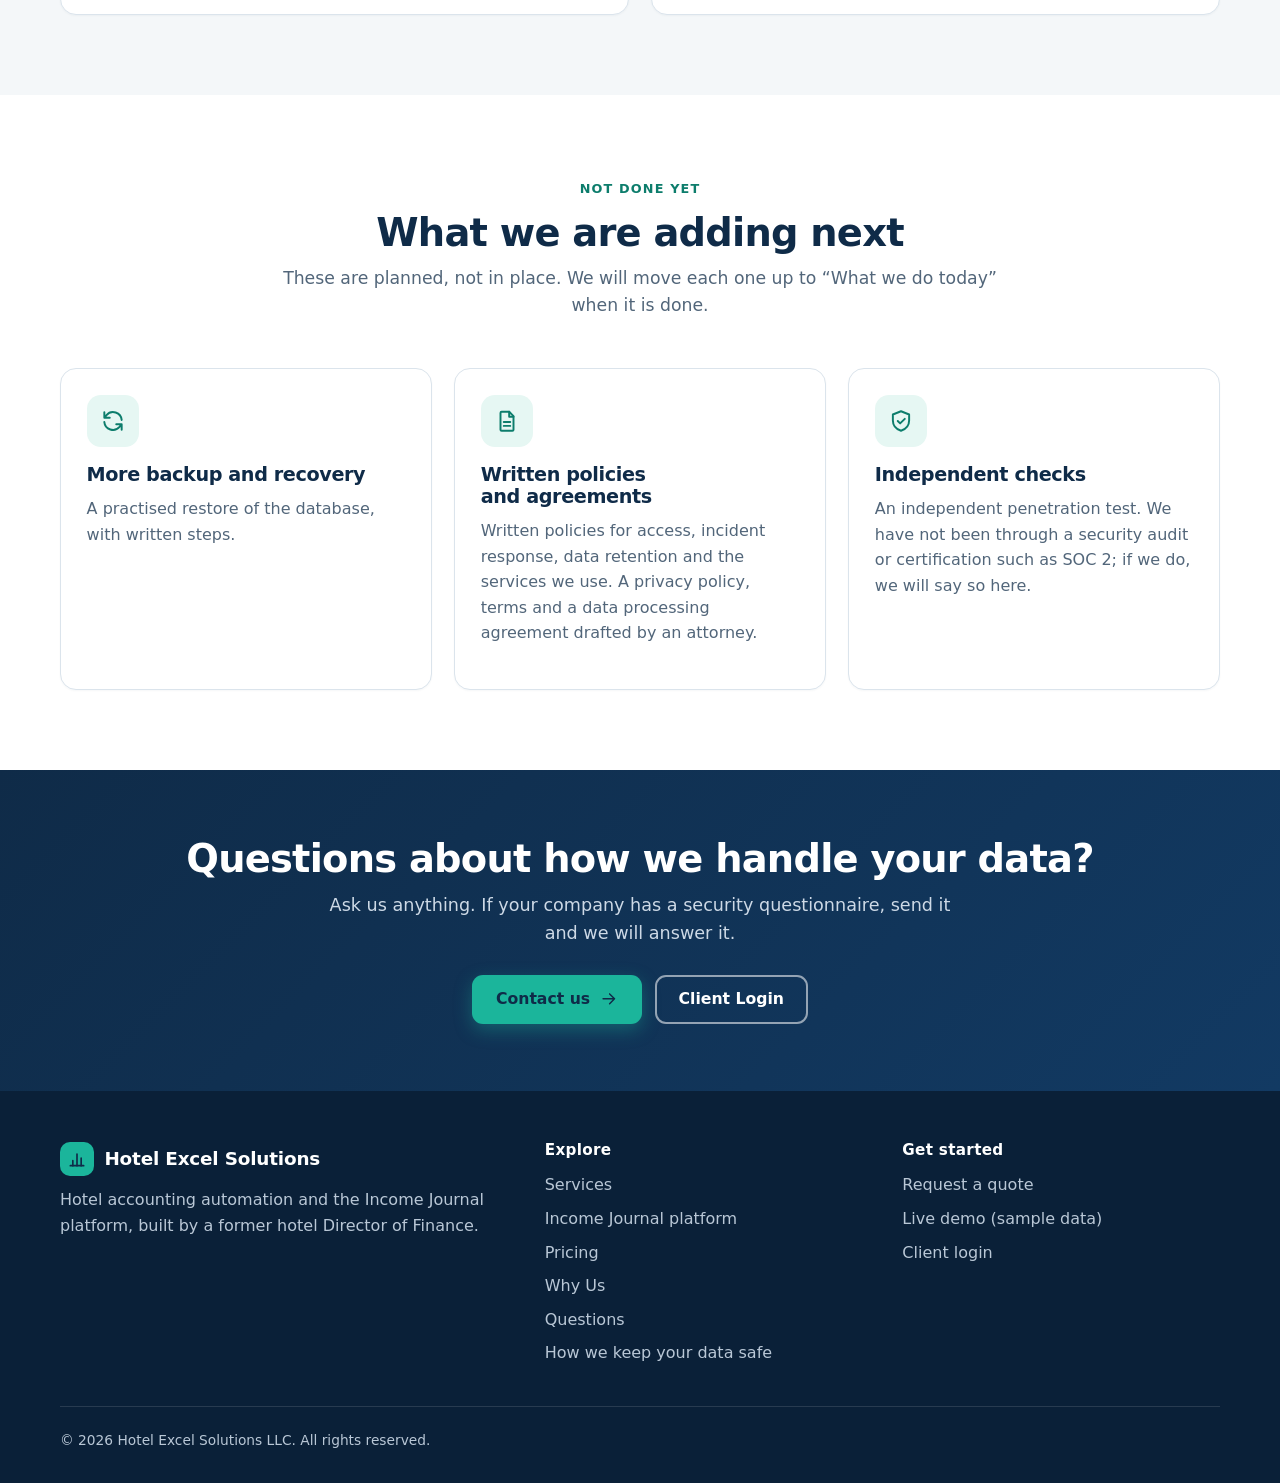
<file: security.html>
<!DOCTYPE html>
<html lang="en">
<head>
<meta charset="utf-8">
<meta name="viewport" content="width=device-width, initial-scale=1">
<title>How We Keep Your Data Safe | Hotel Excel Solutions</title>
<meta name="description" content="How the Hotel Excel Solutions platform protects hotel data today: two-step sign-in, access by role, approvals with history, reports read on your own computer, and what we are adding next.">
<link rel="canonical" href="https://hotelexcelsolutions.com/security.html">
<meta name="theme-color" content="#0f2b48">
<meta http-equiv="Content-Security-Policy" content="default-src 'self'; script-src 'self'; style-src 'self'; img-src 'self' data:; font-src 'self'; connect-src https://api.web3forms.com; form-action https://api.web3forms.com; base-uri 'none'; object-src 'none'">
<meta property="og:type" content="website">
<meta property="og:site_name" content="Hotel Excel Solutions">
<meta property="og:title" content="How We Keep Your Data Safe | Hotel Excel Solutions">
<meta property="og:description" content="How the Hotel Excel Solutions platform protects hotel data today: two-step sign-in, access by role, approvals with history, reports read on your own computer, and what we are adding next.">
<meta property="og:url" content="https://hotelexcelsolutions.com/security.html">
<meta property="og:image" content="https://hotelexcelsolutions.com/og-image.png">
<meta property="og:image:width" content="1200">
<meta property="og:image:height" content="630">
<meta property="og:image:alt" content="Hotel Excel Solutions: hotel accounting automation">
<meta name="twitter:card" content="summary_large_image">
<meta name="twitter:title" content="How We Keep Your Data Safe | Hotel Excel Solutions">
<meta name="twitter:description" content="How the Hotel Excel Solutions platform protects hotel data today: two-step sign-in, access by role, approvals with history, reports read on your own computer, and what we are adding next.">
<meta name="twitter:image" content="https://hotelexcelsolutions.com/og-image.png">
<link rel="icon" href="favicon.svg" type="image/svg+xml">
<link rel="apple-touch-icon" href="apple-touch-icon.png">
<link rel="stylesheet" href="styles.css">
</head>
<body>
<svg class="hide" aria-hidden="true" focusable="false"><defs><symbol id="i-check" viewBox="0 0 24 24"><path d="M5 12.5l4.5 4.5L19 7.5"/></symbol><symbol id="i-arrow" viewBox="0 0 24 24"><path d="M5 12h14M13 6l6 6-6 6"/></symbol><symbol id="i-bank" viewBox="0 0 24 24"><path d="M3 10l9-6 9 6"/><path d="M5.5 10v8M9.8 10v8M14.2 10v8M18.5 10v8M3 20.5h18"/></symbol><symbol id="i-receipt" viewBox="0 0 24 24"><path d="M6 3h12v18l-3-2-3 2-3-2-3 2z"/><path d="M9.5 8h5M9.5 12h5"/></symbol><symbol id="i-calendar" viewBox="0 0 24 24"><rect x="3.5" y="5" width="17" height="15.5" rx="2.5"/><path d="M3.5 10h17M8 3v4M16 3v4"/><path d="M9 15l2 2 4-4"/></symbol><symbol id="i-table" viewBox="0 0 24 24"><rect x="3.5" y="4" width="17" height="16" rx="2.5"/><path d="M3.5 9.5h17M3.5 14.5h17M10 9.5V20"/></symbol><symbol id="i-card" viewBox="0 0 24 24"><rect x="2.5" y="5" width="19" height="14" rx="2.5"/><path d="M2.5 10h19M6 15h4"/></symbol><symbol id="i-users" viewBox="0 0 24 24"><circle cx="9" cy="8.5" r="3.2"/><path d="M3 19.5c.6-3.3 3-5 6-5s5.4 1.7 6 5"/><circle cx="17.2" cy="9.5" r="2.5"/><path d="M17 14.6c2.4.2 3.9 1.7 4.4 4.4"/></symbol><symbol id="i-briefcase" viewBox="0 0 24 24"><rect x="3" y="7.5" width="18" height="12.5" rx="2.5"/><path d="M9 7.5V6a2 2 0 012-2h2a2 2 0 012 2v1.5M3 13h18"/></symbol><symbol id="i-shield" viewBox="0 0 24 24"><path d="M12 3l7.5 3v5.5c0 4.6-3.1 8-7.5 9.5-4.4-1.5-7.5-4.9-7.5-9.5V6z"/><path d="M9 12l2.2 2.2L15.5 10"/></symbol><symbol id="i-lock" viewBox="0 0 24 24"><rect x="4.5" y="10.5" width="15" height="10" rx="2.5"/><path d="M8 10.5V8a4 4 0 018 0v2.5"/></symbol><symbol id="i-clock" viewBox="0 0 24 24"><circle cx="12" cy="12" r="8.5"/><path d="M12 7.5V12l3 2"/></symbol><symbol id="i-download" viewBox="0 0 24 24"><path d="M12 4v11M7.5 10.5L12 15l4.5-4.5M5 19.5h14"/></symbol><symbol id="i-menu" viewBox="0 0 24 24"><path d="M4 7h16M4 12h16M4 17h16"/></symbol><symbol id="i-close" viewBox="0 0 24 24"><path d="M6 6l12 12M18 6L6 18"/></symbol><symbol id="i-bolt" viewBox="0 0 24 24"><path d="M13 3L5 13.5h6L10 21l8-10.5h-6z"/></symbol><symbol id="i-bars" viewBox="0 0 24 24"><path d="M4 20h16"/><path d="M7 20v-6M12 20V6M17 20v-9"/></symbol><symbol id="i-refresh" viewBox="0 0 24 24"><path d="M20 11a8 8 0 00-14-4.5L4 9M4 4v5h5M4 13a8 8 0 0014 4.5L20 15M20 20v-5h-5"/></symbol><symbol id="i-building" viewBox="0 0 24 24"><rect x="5" y="3.5" width="14" height="17" rx="1.5"/><path d="M9 8h2M13 8h2M9 12h2M13 12h2M10 20.5v-4h4v4"/></symbol><symbol id="i-file" viewBox="0 0 24 24"><path d="M7 3.5h7l4 4V20a1 1 0 01-1 1H7a1 1 0 01-1-1V4.5a1 1 0 011-1z"/><path d="M14 3.5V8h4M9 13h6M9 16.5h6"/></symbol></defs></svg>
<a class="skip" href="#main">Skip to content</a>
<header class="site-header">
  <div class="wrap">
    <a class="brand" href="index.html" aria-label="Hotel Excel Solutions home"><img src="logo.png" alt="Hotel Excel Solutions: giving you an easy button" width="208" height="50"></a>
    <nav class="nav" id="nav" aria-label="Main">
      <a href="index.html#services">Services</a>
      <a href="index.html#platform">Income Journal platform</a>
      <a href="pricing.html">Pricing</a>
      <a href="https://app.hotelexcelsolutions.com/demo.html" rel="noopener">Live demo</a>
      <a href="whyus.html">Why Us</a>
      <a href="#" data-open-quote>Contact</a>
      <a class="nav-login" href="https://app.hotelexcelsolutions.com" rel="noopener">Client Login</a>
    </nav>
    <div class="header-cta">
      <a class="btn btn-outline btn-sm" href="https://app.hotelexcelsolutions.com" rel="noopener"><svg class="ico" aria-hidden="true" focusable="false"><use href="#i-lock"/></svg> Client Login</a>
      <button type="button" class="btn btn-primary btn-sm" data-open-quote>Request a Quote</button>
    </div>
    <button type="button" class="menu-btn" id="menuBtn" aria-expanded="false" aria-controls="nav" aria-label="Menu"><svg class="ico" aria-hidden="true" focusable="false"><use href="#i-menu"/></svg></button>
  </div>
</header>

<main id="main">

<section class="hero hero-page">
  <svg class="skyline" viewBox="0 0 1440 150" preserveAspectRatio="xMidYMax slice" aria-hidden="true" focusable="false"><rect x="-10" y="93" width="62" height="57" fill="#fff" fill-opacity=".07"/><rect x="-3" y="117" width="4" height="6" rx="1" fill="#7fe3cf" fill-opacity="0.65"/><rect x="33" y="117" width="4" height="6" rx="1" fill="#7fe3cf" fill-opacity="0.5"/><rect x="-3" y="131" width="4" height="6" rx="1" fill="#7fe3cf" fill-opacity="0.35"/><rect x="60" y="82" width="62" height="68" fill="#fff" fill-opacity=".07"/><rect x="67" y="106" width="4" height="6" rx="1" fill="#7fe3cf" fill-opacity="0.35"/><rect x="79" y="106" width="4" height="6" rx="1" fill="#7fe3cf" fill-opacity="0.35"/><rect x="67" y="120" width="4" height="6" rx="1" fill="#7fe3cf" fill-opacity="0.65"/><rect x="103" y="134" width="4" height="6" rx="1" fill="#7fe3cf" fill-opacity="0.65"/><rect x="125" y="109" width="79" height="41" fill="#fff" fill-opacity=".07"/><rect x="132" y="119" width="4" height="6" rx="1" fill="#7fe3cf" fill-opacity="0.35"/><rect x="156" y="119" width="4" height="6" rx="1" fill="#7fe3cf" fill-opacity="0.65"/><rect x="180" y="119" width="4" height="6" rx="1" fill="#7fe3cf" fill-opacity="0.5"/><rect x="192" y="119" width="4" height="6" rx="1" fill="#7fe3cf" fill-opacity="0.35"/><rect x="144" y="133" width="4" height="6" rx="1" fill="#7fe3cf" fill-opacity="0.35"/><rect x="168" y="133" width="4" height="6" rx="1" fill="#7fe3cf" fill-opacity="0.5"/><rect x="192" y="133" width="4" height="6" rx="1" fill="#7fe3cf" fill-opacity="0.35"/><rect x="209" y="69" width="83" height="81" fill="#fff" fill-opacity=".07"/><rect x="216" y="79" width="4" height="6" rx="1" fill="#7fe3cf" fill-opacity="0.35"/><rect x="228" y="79" width="4" height="6" rx="1" fill="#7fe3cf" fill-opacity="0.35"/><rect x="264" y="79" width="4" height="6" rx="1" fill="#7fe3cf" fill-opacity="0.35"/><rect x="216" y="93" width="4" height="6" rx="1" fill="#7fe3cf" fill-opacity="0.5"/><rect x="240" y="93" width="4" height="6" rx="1" fill="#7fe3cf" fill-opacity="0.65"/><rect x="252" y="93" width="4" height="6" rx="1" fill="#7fe3cf" fill-opacity="0.65"/><rect x="264" y="93" width="4" height="6" rx="1" fill="#7fe3cf" fill-opacity="0.65"/><rect x="216" y="107" width="4" height="6" rx="1" fill="#7fe3cf" fill-opacity="0.5"/><rect x="228" y="107" width="4" height="6" rx="1" fill="#7fe3cf" fill-opacity="0.5"/><rect x="252" y="107" width="4" height="6" rx="1" fill="#7fe3cf" fill-opacity="0.65"/><rect x="264" y="107" width="4" height="6" rx="1" fill="#7fe3cf" fill-opacity="0.35"/><rect x="276" y="107" width="4" height="6" rx="1" fill="#7fe3cf" fill-opacity="0.5"/><rect x="252" y="121" width="4" height="6" rx="1" fill="#7fe3cf" fill-opacity="0.35"/><rect x="264" y="121" width="4" height="6" rx="1" fill="#7fe3cf" fill-opacity="0.5"/><rect x="276" y="121" width="4" height="6" rx="1" fill="#7fe3cf" fill-opacity="0.65"/><rect x="216" y="135" width="4" height="6" rx="1" fill="#7fe3cf" fill-opacity="0.5"/><rect x="228" y="135" width="4" height="6" rx="1" fill="#7fe3cf" fill-opacity="0.35"/><rect x="240" y="135" width="4" height="6" rx="1" fill="#7fe3cf" fill-opacity="0.65"/><rect x="264" y="135" width="4" height="6" rx="1" fill="#7fe3cf" fill-opacity="0.5"/><rect x="276" y="135" width="4" height="6" rx="1" fill="#7fe3cf" fill-opacity="0.5"/><rect x="249" y="51" width="2" height="18" fill="#fff" fill-opacity=".12"/><rect x="301" y="72" width="87" height="78" fill="#fff" fill-opacity=".07"/><rect x="308" y="82" width="4" height="6" rx="1" fill="#7fe3cf" fill-opacity="0.5"/><rect x="320" y="82" width="4" height="6" rx="1" fill="#7fe3cf" fill-opacity="0.35"/><rect x="332" y="82" width="4" height="6" rx="1" fill="#7fe3cf" fill-opacity="0.35"/><rect x="356" y="82" width="4" height="6" rx="1" fill="#7fe3cf" fill-opacity="0.35"/><rect x="368" y="82" width="4" height="6" rx="1" fill="#7fe3cf" fill-opacity="0.65"/><rect x="320" y="96" width="4" height="6" rx="1" fill="#7fe3cf" fill-opacity="0.5"/><rect x="368" y="96" width="4" height="6" rx="1" fill="#7fe3cf" fill-opacity="0.35"/><rect x="320" y="110" width="4" height="6" rx="1" fill="#7fe3cf" fill-opacity="0.65"/><rect x="344" y="110" width="4" height="6" rx="1" fill="#7fe3cf" fill-opacity="0.65"/><rect x="332" y="124" width="4" height="6" rx="1" fill="#7fe3cf" fill-opacity="0.5"/><rect x="308" y="138" width="4" height="6" rx="1" fill="#7fe3cf" fill-opacity="0.35"/><rect x="332" y="138" width="4" height="6" rx="1" fill="#7fe3cf" fill-opacity="0.5"/><rect x="356" y="138" width="4" height="6" rx="1" fill="#7fe3cf" fill-opacity="0.35"/><rect x="368" y="138" width="4" height="6" rx="1" fill="#7fe3cf" fill-opacity="0.65"/><rect x="392" y="87" width="39" height="63" fill="#fff" fill-opacity=".07"/><rect x="399" y="97" width="4" height="6" rx="1" fill="#7fe3cf" fill-opacity="0.5"/><rect x="411" y="125" width="4" height="6" rx="1" fill="#7fe3cf" fill-opacity="0.35"/><rect x="437" y="121" width="36" height="29" fill="#fff" fill-opacity=".07"/><rect x="456" y="131" width="4" height="6" rx="1" fill="#7fe3cf" fill-opacity="0.35"/><rect x="480" y="114" width="42" height="36" fill="#fff" fill-opacity=".07"/><rect x="487" y="124" width="4" height="6" rx="1" fill="#7fe3cf" fill-opacity="0.65"/><rect x="499" y="124" width="4" height="6" rx="1" fill="#7fe3cf" fill-opacity="0.35"/><rect x="529" y="44" width="39" height="106" fill="#fff" fill-opacity=".07"/><rect x="548" y="54" width="4" height="6" rx="1" fill="#7fe3cf" fill-opacity="0.5"/><rect x="548" y="68" width="4" height="6" rx="1" fill="#7fe3cf" fill-opacity="0.5"/><rect x="536" y="96" width="4" height="6" rx="1" fill="#7fe3cf" fill-opacity="0.65"/><rect x="548" y="96" width="4" height="6" rx="1" fill="#7fe3cf" fill-opacity="0.35"/><rect x="536" y="110" width="4" height="6" rx="1" fill="#7fe3cf" fill-opacity="0.65"/><rect x="548" y="110" width="4" height="6" rx="1" fill="#7fe3cf" fill-opacity="0.5"/><rect x="536" y="138" width="4" height="6" rx="1" fill="#7fe3cf" fill-opacity="0.65"/><rect x="577" y="57" width="87" height="93" fill="#fff" fill-opacity=".07"/><rect x="584" y="67" width="4" height="6" rx="1" fill="#7fe3cf" fill-opacity="0.65"/><rect x="596" y="67" width="4" height="6" rx="1" fill="#7fe3cf" fill-opacity="0.65"/><rect x="608" y="67" width="4" height="6" rx="1" fill="#7fe3cf" fill-opacity="0.35"/><rect x="620" y="67" width="4" height="6" rx="1" fill="#7fe3cf" fill-opacity="0.65"/><rect x="632" y="67" width="4" height="6" rx="1" fill="#7fe3cf" fill-opacity="0.65"/><rect x="608" y="81" width="4" height="6" rx="1" fill="#7fe3cf" fill-opacity="0.35"/><rect x="632" y="81" width="4" height="6" rx="1" fill="#7fe3cf" fill-opacity="0.35"/><rect x="584" y="95" width="4" height="6" rx="1" fill="#7fe3cf" fill-opacity="0.5"/><rect x="608" y="95" width="4" height="6" rx="1" fill="#7fe3cf" fill-opacity="0.5"/><rect x="632" y="95" width="4" height="6" rx="1" fill="#7fe3cf" fill-opacity="0.5"/><rect x="596" y="109" width="4" height="6" rx="1" fill="#7fe3cf" fill-opacity="0.35"/><rect x="608" y="109" width="4" height="6" rx="1" fill="#7fe3cf" fill-opacity="0.65"/><rect x="632" y="109" width="4" height="6" rx="1" fill="#7fe3cf" fill-opacity="0.35"/><rect x="632" y="123" width="4" height="6" rx="1" fill="#7fe3cf" fill-opacity="0.35"/><rect x="644" y="123" width="4" height="6" rx="1" fill="#7fe3cf" fill-opacity="0.5"/><rect x="584" y="137" width="4" height="6" rx="1" fill="#7fe3cf" fill-opacity="0.35"/><rect x="608" y="137" width="4" height="6" rx="1" fill="#7fe3cf" fill-opacity="0.65"/><rect x="632" y="137" width="4" height="6" rx="1" fill="#7fe3cf" fill-opacity="0.65"/><rect x="619" y="39" width="2" height="18" fill="#fff" fill-opacity=".12"/><rect x="666" y="43" width="51" height="107" fill="#fff" fill-opacity=".07"/><rect x="673" y="53" width="4" height="6" rx="1" fill="#7fe3cf" fill-opacity="0.65"/><rect x="685" y="53" width="4" height="6" rx="1" fill="#7fe3cf" fill-opacity="0.5"/><rect x="697" y="53" width="4" height="6" rx="1" fill="#7fe3cf" fill-opacity="0.65"/><rect x="673" y="67" width="4" height="6" rx="1" fill="#7fe3cf" fill-opacity="0.35"/><rect x="685" y="67" width="4" height="6" rx="1" fill="#7fe3cf" fill-opacity="0.35"/><rect x="697" y="67" width="4" height="6" rx="1" fill="#7fe3cf" fill-opacity="0.5"/><rect x="673" y="81" width="4" height="6" rx="1" fill="#7fe3cf" fill-opacity="0.35"/><rect x="673" y="95" width="4" height="6" rx="1" fill="#7fe3cf" fill-opacity="0.35"/><rect x="673" y="123" width="4" height="6" rx="1" fill="#7fe3cf" fill-opacity="0.5"/><rect x="685" y="123" width="4" height="6" rx="1" fill="#7fe3cf" fill-opacity="0.65"/><rect x="697" y="123" width="4" height="6" rx="1" fill="#7fe3cf" fill-opacity="0.5"/><rect x="685" y="137" width="4" height="6" rx="1" fill="#7fe3cf" fill-opacity="0.35"/><rect x="697" y="137" width="4" height="6" rx="1" fill="#7fe3cf" fill-opacity="0.5"/><rect x="727" y="38" width="66" height="112" fill="#fff" fill-opacity=".07"/><rect x="746" y="48" width="4" height="6" rx="1" fill="#7fe3cf" fill-opacity="0.65"/><rect x="770" y="48" width="4" height="6" rx="1" fill="#7fe3cf" fill-opacity="0.65"/><rect x="782" y="48" width="4" height="6" rx="1" fill="#7fe3cf" fill-opacity="0.5"/><rect x="770" y="62" width="4" height="6" rx="1" fill="#7fe3cf" fill-opacity="0.65"/><rect x="758" y="76" width="4" height="6" rx="1" fill="#7fe3cf" fill-opacity="0.5"/><rect x="782" y="76" width="4" height="6" rx="1" fill="#7fe3cf" fill-opacity="0.65"/><rect x="770" y="90" width="4" height="6" rx="1" fill="#7fe3cf" fill-opacity="0.35"/><rect x="782" y="104" width="4" height="6" rx="1" fill="#7fe3cf" fill-opacity="0.65"/><rect x="746" y="118" width="4" height="6" rx="1" fill="#7fe3cf" fill-opacity="0.35"/><rect x="758" y="118" width="4" height="6" rx="1" fill="#7fe3cf" fill-opacity="0.5"/><rect x="746" y="132" width="4" height="6" rx="1" fill="#7fe3cf" fill-opacity="0.35"/><rect x="770" y="132" width="4" height="6" rx="1" fill="#7fe3cf" fill-opacity="0.65"/><rect x="782" y="132" width="4" height="6" rx="1" fill="#7fe3cf" fill-opacity="0.35"/><rect x="803" y="18" width="91" height="132" fill="#fff" fill-opacity=".07"/><rect x="858" y="42" width="4" height="6" rx="1" fill="#7fe3cf" fill-opacity="0.65"/><rect x="810" y="56" width="4" height="6" rx="1" fill="#7fe3cf" fill-opacity="0.5"/><rect x="858" y="56" width="4" height="6" rx="1" fill="#7fe3cf" fill-opacity="0.35"/><rect x="822" y="70" width="4" height="6" rx="1" fill="#7fe3cf" fill-opacity="0.65"/><rect x="834" y="70" width="4" height="6" rx="1" fill="#7fe3cf" fill-opacity="0.35"/><rect x="858" y="70" width="4" height="6" rx="1" fill="#7fe3cf" fill-opacity="0.35"/><rect x="882" y="70" width="4" height="6" rx="1" fill="#7fe3cf" fill-opacity="0.65"/><rect x="810" y="84" width="4" height="6" rx="1" fill="#7fe3cf" fill-opacity="0.35"/><rect x="834" y="84" width="4" height="6" rx="1" fill="#7fe3cf" fill-opacity="0.65"/><rect x="882" y="84" width="4" height="6" rx="1" fill="#7fe3cf" fill-opacity="0.35"/><rect x="822" y="98" width="4" height="6" rx="1" fill="#7fe3cf" fill-opacity="0.5"/><rect x="882" y="98" width="4" height="6" rx="1" fill="#7fe3cf" fill-opacity="0.5"/><rect x="834" y="112" width="4" height="6" rx="1" fill="#7fe3cf" fill-opacity="0.35"/><rect x="846" y="112" width="4" height="6" rx="1" fill="#7fe3cf" fill-opacity="0.35"/><rect x="858" y="112" width="4" height="6" rx="1" fill="#7fe3cf" fill-opacity="0.65"/><rect x="870" y="112" width="4" height="6" rx="1" fill="#7fe3cf" fill-opacity="0.65"/><rect x="882" y="112" width="4" height="6" rx="1" fill="#7fe3cf" fill-opacity="0.65"/><rect x="822" y="140" width="4" height="6" rx="1" fill="#7fe3cf" fill-opacity="0.65"/><rect x="834" y="140" width="4" height="6" rx="1" fill="#7fe3cf" fill-opacity="0.65"/><rect x="847" y="0" width="2" height="18" fill="#fff" fill-opacity=".12"/><rect x="899" y="36" width="88" height="114" fill="#fff" fill-opacity=".07"/><rect x="930" y="46" width="4" height="6" rx="1" fill="#7fe3cf" fill-opacity="0.65"/><rect x="954" y="46" width="4" height="6" rx="1" fill="#7fe3cf" fill-opacity="0.35"/><rect x="966" y="46" width="4" height="6" rx="1" fill="#7fe3cf" fill-opacity="0.5"/><rect x="906" y="60" width="4" height="6" rx="1" fill="#7fe3cf" fill-opacity="0.35"/><rect x="930" y="60" width="4" height="6" rx="1" fill="#7fe3cf" fill-opacity="0.35"/><rect x="942" y="60" width="4" height="6" rx="1" fill="#7fe3cf" fill-opacity="0.35"/><rect x="954" y="60" width="4" height="6" rx="1" fill="#7fe3cf" fill-opacity="0.35"/><rect x="930" y="74" width="4" height="6" rx="1" fill="#7fe3cf" fill-opacity="0.65"/><rect x="954" y="74" width="4" height="6" rx="1" fill="#7fe3cf" fill-opacity="0.35"/><rect x="978" y="74" width="4" height="6" rx="1" fill="#7fe3cf" fill-opacity="0.5"/><rect x="906" y="88" width="4" height="6" rx="1" fill="#7fe3cf" fill-opacity="0.65"/><rect x="930" y="88" width="4" height="6" rx="1" fill="#7fe3cf" fill-opacity="0.65"/><rect x="978" y="88" width="4" height="6" rx="1" fill="#7fe3cf" fill-opacity="0.65"/><rect x="942" y="102" width="4" height="6" rx="1" fill="#7fe3cf" fill-opacity="0.35"/><rect x="954" y="102" width="4" height="6" rx="1" fill="#7fe3cf" fill-opacity="0.35"/><rect x="906" y="116" width="4" height="6" rx="1" fill="#7fe3cf" fill-opacity="0.35"/><rect x="918" y="116" width="4" height="6" rx="1" fill="#7fe3cf" fill-opacity="0.65"/><rect x="954" y="116" width="4" height="6" rx="1" fill="#7fe3cf" fill-opacity="0.5"/><rect x="978" y="116" width="4" height="6" rx="1" fill="#7fe3cf" fill-opacity="0.35"/><rect x="918" y="130" width="4" height="6" rx="1" fill="#7fe3cf" fill-opacity="0.65"/><rect x="930" y="130" width="4" height="6" rx="1" fill="#7fe3cf" fill-opacity="0.35"/><rect x="942" y="130" width="4" height="6" rx="1" fill="#7fe3cf" fill-opacity="0.5"/><rect x="954" y="130" width="4" height="6" rx="1" fill="#7fe3cf" fill-opacity="0.5"/><rect x="966" y="130" width="4" height="6" rx="1" fill="#7fe3cf" fill-opacity="0.35"/><rect x="942" y="18" width="2" height="18" fill="#fff" fill-opacity=".12"/><rect x="989" y="99" width="54" height="51" fill="#fff" fill-opacity=".07"/><rect x="996" y="123" width="4" height="6" rx="1" fill="#7fe3cf" fill-opacity="0.65"/><rect x="1008" y="123" width="4" height="6" rx="1" fill="#7fe3cf" fill-opacity="0.65"/><rect x="996" y="137" width="4" height="6" rx="1" fill="#7fe3cf" fill-opacity="0.35"/><rect x="1050" y="27" width="90" height="123" fill="#fff" fill-opacity=".07"/><rect x="1093" y="37" width="4" height="6" rx="1" fill="#7fe3cf" fill-opacity="0.65"/><rect x="1105" y="37" width="4" height="6" rx="1" fill="#7fe3cf" fill-opacity="0.5"/><rect x="1117" y="37" width="4" height="6" rx="1" fill="#7fe3cf" fill-opacity="0.35"/><rect x="1129" y="37" width="4" height="6" rx="1" fill="#7fe3cf" fill-opacity="0.5"/><rect x="1081" y="51" width="4" height="6" rx="1" fill="#7fe3cf" fill-opacity="0.5"/><rect x="1117" y="51" width="4" height="6" rx="1" fill="#7fe3cf" fill-opacity="0.65"/><rect x="1129" y="51" width="4" height="6" rx="1" fill="#7fe3cf" fill-opacity="0.35"/><rect x="1069" y="65" width="4" height="6" rx="1" fill="#7fe3cf" fill-opacity="0.5"/><rect x="1129" y="65" width="4" height="6" rx="1" fill="#7fe3cf" fill-opacity="0.65"/><rect x="1057" y="79" width="4" height="6" rx="1" fill="#7fe3cf" fill-opacity="0.35"/><rect x="1069" y="79" width="4" height="6" rx="1" fill="#7fe3cf" fill-opacity="0.5"/><rect x="1117" y="79" width="4" height="6" rx="1" fill="#7fe3cf" fill-opacity="0.5"/><rect x="1129" y="79" width="4" height="6" rx="1" fill="#7fe3cf" fill-opacity="0.5"/><rect x="1057" y="107" width="4" height="6" rx="1" fill="#7fe3cf" fill-opacity="0.65"/><rect x="1093" y="107" width="4" height="6" rx="1" fill="#7fe3cf" fill-opacity="0.35"/><rect x="1105" y="107" width="4" height="6" rx="1" fill="#7fe3cf" fill-opacity="0.35"/><rect x="1093" y="121" width="4" height="6" rx="1" fill="#7fe3cf" fill-opacity="0.5"/><rect x="1117" y="121" width="4" height="6" rx="1" fill="#7fe3cf" fill-opacity="0.5"/><rect x="1057" y="135" width="4" height="6" rx="1" fill="#7fe3cf" fill-opacity="0.5"/><rect x="1093" y="135" width="4" height="6" rx="1" fill="#7fe3cf" fill-opacity="0.35"/><rect x="1129" y="135" width="4" height="6" rx="1" fill="#7fe3cf" fill-opacity="0.65"/><rect x="1147" y="44" width="81" height="106" fill="#fff" fill-opacity=".07"/><rect x="1154" y="54" width="4" height="6" rx="1" fill="#7fe3cf" fill-opacity="0.65"/><rect x="1178" y="54" width="4" height="6" rx="1" fill="#7fe3cf" fill-opacity="0.35"/><rect x="1154" y="68" width="4" height="6" rx="1" fill="#7fe3cf" fill-opacity="0.65"/><rect x="1166" y="68" width="4" height="6" rx="1" fill="#7fe3cf" fill-opacity="0.65"/><rect x="1190" y="68" width="4" height="6" rx="1" fill="#7fe3cf" fill-opacity="0.35"/><rect x="1214" y="68" width="4" height="6" rx="1" fill="#7fe3cf" fill-opacity="0.65"/><rect x="1154" y="82" width="4" height="6" rx="1" fill="#7fe3cf" fill-opacity="0.35"/><rect x="1166" y="82" width="4" height="6" rx="1" fill="#7fe3cf" fill-opacity="0.35"/><rect x="1178" y="82" width="4" height="6" rx="1" fill="#7fe3cf" fill-opacity="0.35"/><rect x="1190" y="82" width="4" height="6" rx="1" fill="#7fe3cf" fill-opacity="0.5"/><rect x="1202" y="82" width="4" height="6" rx="1" fill="#7fe3cf" fill-opacity="0.5"/><rect x="1154" y="96" width="4" height="6" rx="1" fill="#7fe3cf" fill-opacity="0.65"/><rect x="1178" y="96" width="4" height="6" rx="1" fill="#7fe3cf" fill-opacity="0.65"/><rect x="1166" y="110" width="4" height="6" rx="1" fill="#7fe3cf" fill-opacity="0.35"/><rect x="1190" y="110" width="4" height="6" rx="1" fill="#7fe3cf" fill-opacity="0.65"/><rect x="1214" y="110" width="4" height="6" rx="1" fill="#7fe3cf" fill-opacity="0.5"/><rect x="1190" y="124" width="4" height="6" rx="1" fill="#7fe3cf" fill-opacity="0.5"/><rect x="1214" y="124" width="4" height="6" rx="1" fill="#7fe3cf" fill-opacity="0.35"/><rect x="1178" y="138" width="4" height="6" rx="1" fill="#7fe3cf" fill-opacity="0.65"/><rect x="1190" y="138" width="4" height="6" rx="1" fill="#7fe3cf" fill-opacity="0.35"/><rect x="1202" y="138" width="4" height="6" rx="1" fill="#7fe3cf" fill-opacity="0.5"/><rect x="1231" y="15" width="48" height="135" fill="#fff" fill-opacity=".07"/><rect x="1238" y="25" width="4" height="6" rx="1" fill="#7fe3cf" fill-opacity="0.35"/><rect x="1262" y="25" width="4" height="6" rx="1" fill="#7fe3cf" fill-opacity="0.35"/><rect x="1250" y="39" width="4" height="6" rx="1" fill="#7fe3cf" fill-opacity="0.5"/><rect x="1262" y="39" width="4" height="6" rx="1" fill="#7fe3cf" fill-opacity="0.5"/><rect x="1238" y="53" width="4" height="6" rx="1" fill="#7fe3cf" fill-opacity="0.65"/><rect x="1250" y="53" width="4" height="6" rx="1" fill="#7fe3cf" fill-opacity="0.35"/><rect x="1238" y="95" width="4" height="6" rx="1" fill="#7fe3cf" fill-opacity="0.35"/><rect x="1250" y="95" width="4" height="6" rx="1" fill="#7fe3cf" fill-opacity="0.65"/><rect x="1250" y="109" width="4" height="6" rx="1" fill="#7fe3cf" fill-opacity="0.65"/><rect x="1238" y="123" width="4" height="6" rx="1" fill="#7fe3cf" fill-opacity="0.65"/><rect x="1250" y="123" width="4" height="6" rx="1" fill="#7fe3cf" fill-opacity="0.35"/><rect x="1238" y="137" width="4" height="6" rx="1" fill="#7fe3cf" fill-opacity="0.65"/><rect x="1250" y="137" width="4" height="6" rx="1" fill="#7fe3cf" fill-opacity="0.65"/><rect x="1288" y="103" width="53" height="47" fill="#fff" fill-opacity=".07"/><rect x="1295" y="113" width="4" height="6" rx="1" fill="#7fe3cf" fill-opacity="0.35"/><rect x="1319" y="127" width="4" height="6" rx="1" fill="#7fe3cf" fill-opacity="0.35"/><rect x="1331" y="127" width="4" height="6" rx="1" fill="#7fe3cf" fill-opacity="0.65"/><rect x="1307" y="141" width="4" height="6" rx="1" fill="#7fe3cf" fill-opacity="0.35"/><rect x="1319" y="141" width="4" height="6" rx="1" fill="#7fe3cf" fill-opacity="0.5"/><rect x="1347" y="10" width="62" height="140" fill="#fff" fill-opacity=".07"/><rect x="1366" y="20" width="4" height="6" rx="1" fill="#7fe3cf" fill-opacity="0.5"/><rect x="1378" y="20" width="4" height="6" rx="1" fill="#7fe3cf" fill-opacity="0.65"/><rect x="1354" y="34" width="4" height="6" rx="1" fill="#7fe3cf" fill-opacity="0.5"/><rect x="1378" y="34" width="4" height="6" rx="1" fill="#7fe3cf" fill-opacity="0.65"/><rect x="1390" y="34" width="4" height="6" rx="1" fill="#7fe3cf" fill-opacity="0.5"/><rect x="1378" y="48" width="4" height="6" rx="1" fill="#7fe3cf" fill-opacity="0.5"/><rect x="1378" y="62" width="4" height="6" rx="1" fill="#7fe3cf" fill-opacity="0.5"/><rect x="1354" y="76" width="4" height="6" rx="1" fill="#7fe3cf" fill-opacity="0.35"/><rect x="1366" y="76" width="4" height="6" rx="1" fill="#7fe3cf" fill-opacity="0.35"/><rect x="1390" y="90" width="4" height="6" rx="1" fill="#7fe3cf" fill-opacity="0.65"/><rect x="1354" y="104" width="4" height="6" rx="1" fill="#7fe3cf" fill-opacity="0.65"/><rect x="1366" y="104" width="4" height="6" rx="1" fill="#7fe3cf" fill-opacity="0.35"/><rect x="1378" y="104" width="4" height="6" rx="1" fill="#7fe3cf" fill-opacity="0.35"/><rect x="1354" y="118" width="4" height="6" rx="1" fill="#7fe3cf" fill-opacity="0.65"/><rect x="1378" y="118" width="4" height="6" rx="1" fill="#7fe3cf" fill-opacity="0.65"/><rect x="1390" y="132" width="4" height="6" rx="1" fill="#7fe3cf" fill-opacity="0.5"/><rect x="1416" y="41" width="85" height="109" fill="#fff" fill-opacity=".07"/><rect x="1423" y="65" width="4" height="6" rx="1" fill="#7fe3cf" fill-opacity="0.65"/><rect x="1435" y="65" width="4" height="6" rx="1" fill="#7fe3cf" fill-opacity="0.35"/><rect x="1423" y="93" width="4" height="6" rx="1" fill="#7fe3cf" fill-opacity="0.65"/><rect x="1435" y="93" width="4" height="6" rx="1" fill="#7fe3cf" fill-opacity="0.65"/><rect x="1447" y="93" width="4" height="6" rx="1" fill="#7fe3cf" fill-opacity="0.35"/><rect x="1459" y="93" width="4" height="6" rx="1" fill="#7fe3cf" fill-opacity="0.5"/><rect x="1483" y="93" width="4" height="6" rx="1" fill="#7fe3cf" fill-opacity="0.35"/><rect x="1447" y="107" width="4" height="6" rx="1" fill="#7fe3cf" fill-opacity="0.35"/><rect x="1471" y="107" width="4" height="6" rx="1" fill="#7fe3cf" fill-opacity="0.35"/><rect x="1423" y="121" width="4" height="6" rx="1" fill="#7fe3cf" fill-opacity="0.5"/><rect x="1447" y="121" width="4" height="6" rx="1" fill="#7fe3cf" fill-opacity="0.35"/><rect x="1459" y="121" width="4" height="6" rx="1" fill="#7fe3cf" fill-opacity="0.5"/><rect x="1471" y="121" width="4" height="6" rx="1" fill="#7fe3cf" fill-opacity="0.35"/><rect x="1471" y="135" width="4" height="6" rx="1" fill="#7fe3cf" fill-opacity="0.5"/></svg>
  <div class="wrap">
    <div>
      <span class="eyebrow"><svg class="ico" aria-hidden="true" focusable="false"><use href="#i-shield"/></svg> Security</span>
      <h1>How we keep your data safe</h1>
      <p class="lead">What the platform does today, in plain words, and what we are adding next. Everything on this page is in place now unless it says otherwise.</p>
      <div class="hero-actions">
        <a class="btn btn-primary" href="#today">What we do today <svg class="ico" aria-hidden="true" focusable="false"><use href="#i-arrow"/></svg></a>
        <a class="btn btn-light" href="#next">What we are adding next</a>
      </div>
    </div>
  </div>
</section>

<section class="section" id="today" aria-labelledby="today-h">
  <div class="wrap">
    <div class="section-head">
      <span class="eyebrow">In place today</span>
      <h2 id="today-h">What we do today</h2>
      <p>These protections are built into the platform at app.hotelexcelsolutions.com.</p>
    </div>
    <div class="grid grid-3">
      <article class="card"><div class="icon-box"><svg class="ico" aria-hidden="true" focusable="false"><use href="#i-lock"/></svg></div><h3>Two-step sign-in for everyone</h3><p>Every person signs in with a password and a code from an authenticator app. The database itself checks the second step on every read and every save, not only the screen.</p><p>Passwords are at least 12 characters, and passwords known from other sites’ data breaches are refused. You are signed out after 30 minutes without activity, and the server itself ends a sign-in after 30 minutes without activity and asks everyone to sign in again at least every 12 hours. Sign-in and password-reset messages never say whether an email address has an account.</p><p>An invitation or password-reset link is used only when you choose your password, so an email security scanner that opens the link first cannot use it up.</p></article>
      <article class="card"><div class="icon-box"><svg class="ico" aria-hidden="true" focusable="false"><use href="#i-users"/></svg></div><h3>Each person sees only what their role needs</h3><p>A hotel’s data is visible only to that hotel’s people. Financial figures are visible to the finance team (staff accountant, assistant director of finance, director of finance).</p><p>IT and user administrators manage accounts without seeing financial figures. Hotel Excel Solutions manages hotels and accounts and cannot read a hotel’s financial figures. Only the director of finance gives someone finance access. Corporate access is view only, unless a named ability is given for that company.</p><p>Each quarter the hotel’s director of finance reviews everyone with access and signs off. The signed review is kept unchanged and can be downloaded for an audit.</p><p>When someone leaves, the director of finance removes all of their access at a hotel, or at every hotel they run, in one step. The reason is recorded and appears in the next quarterly review.</p></article>
      <article class="card"><div class="icon-box"><svg class="ico" aria-hidden="true" focusable="false"><use href="#i-check"/></svg></div><h3>Approvals, with nothing quietly changed</h3><p>Staff save their work; an assistant director of finance or director of finance approves it. Nobody approves their own work, except a director of finance, and that is recorded.</p><p>Approved versions are kept. Reopening a day or a month needs a reason, and closed months can require approval from the company. Every change is written to an audit log that cannot be edited or deleted, and so are the files people download from the platform.</p></article>
      <article class="card"><div class="icon-box"><svg class="ico" aria-hidden="true" focusable="false"><use href="#i-file"/></svg></div><h3>Your reports stay on your computer</h3><p>PMS, POS, bank and payroll files are read in your browser. Only the results are saved: totals, journal entries and summaries. The report files themselves are not uploaded.</p><p>A hotel may instead choose to email its daily Income Journal reports to the platform, from addresses its director of finance lists. Guest names, contact details and card numbers are removed before anything is kept, and the cleaned copies are deleted once the day is locked (60 days at most).</p><p>For payroll, the database accepts totals by department only, so names, employee numbers and individual pay cannot be stored. Files you attach to a request are cleaned of guest names, card numbers and email addresses before they are sent, you check the cleaned copy, and they are deleted 30 days after the request is closed.</p></article>
      <article class="card"><div class="icon-box"><svg class="ico" aria-hidden="true" focusable="false"><use href="#i-receipt"/></svg></div><h3>Files we store only when you choose to</h3><p>Invoice copies, vendor W-9s, balance sheet and journal entry support, and corporate appendices are kept in private storage, open only to the roles that need them. W-9s are open to the director of finance only. Opening an invoice copy, a W-9 or a support file is recorded.</p><p>A hotel using the manager routing pack keeps its daily reports and the signed, sealed pack for 7 years. Only the pack’s reviewers and the finance team can open them; every opening is recorded, and a file can be downloaded only right after a recorded opening, including when the whole hotel is downloaded.</p><p>For printing checks, a hotel’s own bank account number is kept apart from everything else. No screen can read it; only a check run the director of finance has approved receives it when the finance team prints it, and that is recorded.</p></article>
      <article class="card"><div class="icon-box"><svg class="ico" aria-hidden="true" focusable="false"><use href="#i-shield"/></svg></div><h3>A locked-down website</h3><p>The site is served only over HTTPS. It runs only our own code: no third-party scripts, advertising, trackers or outside fonts, and it talks only to our database. Other sites cannot embed it, and it is kept out of search engines.</p><p>Before a release, changes are tested in a separate test database that holds only made-up records, including two people acting at the same moment on payments, bank entries and approvals.</p></article>
    </div>
  </div>
</section>

<section class="section alt" aria-labelledby="where-h">
  <div class="wrap">
    <div class="section-head">
      <span class="eyebrow">Where your data lives</span>
      <h2 id="where-h">The services we use, and backups</h2>
    </div>
    <div class="grid grid-2">
      <article class="card"><div class="icon-box"><svg class="ico" aria-hidden="true" focusable="false"><use href="#i-building"/></svg></div><h3>The services we use</h3><p><b>Supabase</b> runs our database, sign-in and file storage, in the United States (US East). Supabase states that it encrypts stored data; we rely on that and have not verified it ourselves.</p><p><b>Cloudflare</b> hosts the website and our domain, and keeps the nightly copy of stored files. <b>Stripe</b> processes card and bank payments of our own invoices; card and bank details are typed on Stripe’s page, never ours. <b>Resend</b> sends sign-in emails and the daily accounts receivable reminder email to your own team; the platform never emails your clients. <b>GitHub</b> holds our code, never hotel data.</p></article>
      <article class="card"><div class="icon-box"><svg class="ico" aria-hidden="true" focusable="false"><use href="#i-download"/></svg></div><h3>Backups and your own copy</h3><p>Our database is backed up daily by Supabase, and each backup is kept for 7 days. Stored files (invoice copies, W-9s, support files, routing packs) are copied each night to Cloudflare R2, a separate storage service, and we test restoring them.</p><p>A hotel’s director of finance can download everything at any time: the records, the stored files, and our invoices and agreements. Full bank account numbers are never in it.</p></article>
    </div>
  </div>
</section>

<section class="section" id="next" aria-labelledby="next-h">
  <div class="wrap">
    <div class="section-head">
      <span class="eyebrow">Not done yet</span>
      <h2 id="next-h">What we are adding next</h2>
      <p>These are planned, not in place. We will move each one up to &ldquo;What we do today&rdquo; when it is done.</p>
    </div>
    <div class="grid grid-3">
      <article class="card"><div class="icon-box"><svg class="ico" aria-hidden="true" focusable="false"><use href="#i-refresh"/></svg></div><h3>More backup and recovery</h3><p>A practised restore of the database, with written steps.</p></article>
      <article class="card"><div class="icon-box"><svg class="ico" aria-hidden="true" focusable="false"><use href="#i-file"/></svg></div><h3>Written policies and agreements</h3><p>Written policies for access, incident response, data retention and the services we use. A privacy policy, terms and a data processing agreement drafted by an attorney.</p></article>
      <article class="card"><div class="icon-box"><svg class="ico" aria-hidden="true" focusable="false"><use href="#i-shield"/></svg></div><h3>Independent checks</h3><p>An independent penetration test. We have not been through a security audit or certification such as SOC 2; if we do, we will say so here.</p></article>
    </div>
  </div>
</section>

<section class="cta-band" aria-labelledby="cta-h">
  <div class="wrap">
    <h2 id="cta-h">Questions about how we handle your data?</h2>
    <p>Ask us anything. If your company has a security questionnaire, send it and we will answer it.</p>
    <div class="hero-actions">
      <button type="button" class="btn btn-primary" data-open-quote>Contact us <svg class="ico" aria-hidden="true" focusable="false"><use href="#i-arrow"/></svg></button>
      <a class="btn btn-light" href="https://app.hotelexcelsolutions.com" rel="noopener">Client Login</a>
    </div>
  </div>
</section>

</main>
<footer class="site-footer">
  <div class="wrap">
    <div>
      <div class="wordmark"><svg class="ico" aria-hidden="true" focusable="false"><use href="#i-bars"/></svg> Hotel Excel Solutions</div>
      <p>Hotel accounting automation and the Income Journal platform, built by a former hotel Director of Finance.</p>
    </div>
    <div>
      <h4>Explore</h4>
      <ul>
        <li><a href="index.html#services">Services</a></li>
        <li><a href="index.html#platform">Income Journal platform</a></li>
        <li><a href="pricing.html">Pricing</a></li>
        <li><a href="whyus.html">Why Us</a></li>
        <li><a href="index.html#faq">Questions</a></li>
        <li><a href="security.html">How we keep your data safe</a></li>
      </ul>
    </div>
    <div>
      <h4>Get started</h4>
      <ul>
        <li><a href="#" data-open-quote>Request a quote</a></li>
        <li><a href="https://app.hotelexcelsolutions.com/demo.html" rel="noopener">Live demo (sample data)</a></li>
        <li><a href="https://app.hotelexcelsolutions.com" rel="noopener">Client login</a></li>
      </ul>
    </div>
    <small>&copy; 2026 Hotel Excel Solutions LLC. All rights reserved.</small>
  </div>
</footer>
<div class="mobile-cta"><button type="button" class="btn btn-primary btn-block" data-open-quote>Request a Quote</button></div>

<dialog class="quote" id="quote" aria-labelledby="quoteTitle">
  <div class="quote-head">
    <div>
      <h2 id="quoteTitle">Request a quote</h2>
      <p>Tell us a little about your property and what your team does by hand today.</p>
    </div>
    <button type="button" class="x" data-close-quote aria-label="Close"><svg class="ico" aria-hidden="true" focusable="false"><use href="#i-close"/></svg></button>
  </div>
  <form id="quoteForm" action="https://api.web3forms.com/submit" method="POST">
    <input type="hidden" name="access_key" value="4892f52e-7f57-4a6a-965e-d0a2a66b66ae">
    <input type="checkbox" name="botcheck" class="botcheck" tabindex="-1" autocomplete="off" aria-hidden="true">
    <div class="two">
      <div class="field"><label for="f-name">Your name</label><input id="f-name" name="name" type="text" autocomplete="name" required></div>
      <div class="field"><label for="f-property">Hotel or company</label><input id="f-property" name="property" type="text" autocomplete="organization" required></div>
    </div>
    <div class="two">
      <div class="field"><label for="f-email">Email</label><input id="f-email" name="email" type="email" autocomplete="email" required></div>
      <div class="field"><label for="f-phone">Phone <small>(optional)</small></label><input id="f-phone" name="phone" type="tel" autocomplete="tel"></div>
    </div>
    <div class="field"><label for="f-interest">What are you interested in?</label><select id="f-interest" name="interest"><option value="">Choose one (optional)</option><option value="Income Journal Automation">Income Journal Automation</option><option value="Income Journal web platform (demo)">Income Journal web platform (demo)</option><option value="Bank Reconciliations">Bank Reconciliations</option><option value="Credit Card Reconciliation">Credit Card Reconciliation</option><option value="Monthly Tax Reconciliations">Monthly Tax Reconciliations</option><option value="Daily Tax Reconciliations">Daily Tax Reconciliations</option><option value="Something else">Something else</option></select></div>
    <div class="field"><label for="f-message">Anything else we should know? <small>(optional)</small></label><textarea id="f-message" name="message" placeholder="Your PMS, what takes the most time, when you need it by&hellip;"></textarea></div>
    <p class="form-msg bad" id="formMsg" role="alert" hidden></p>
    <button type="submit" class="btn btn-primary btn-block">Send my request</button>
    <p class="fine">We will only use your details to reply to your request.</p>
  </form>
  <div class="sent" id="quoteSent" hidden>
    <div class="icon-box"><svg class="ico" aria-hidden="true" focusable="false"><use href="#i-check"/></svg></div>
    <h2>Thank you</h2>
    <p>We received your request and will be in touch. If it is urgent, mention that in your next message.</p>
    <button type="button" class="btn btn-outline" data-close-quote>Close</button>
  </div>
</dialog>
<script src="site.js" defer></script>

</body>
</html>
</file>
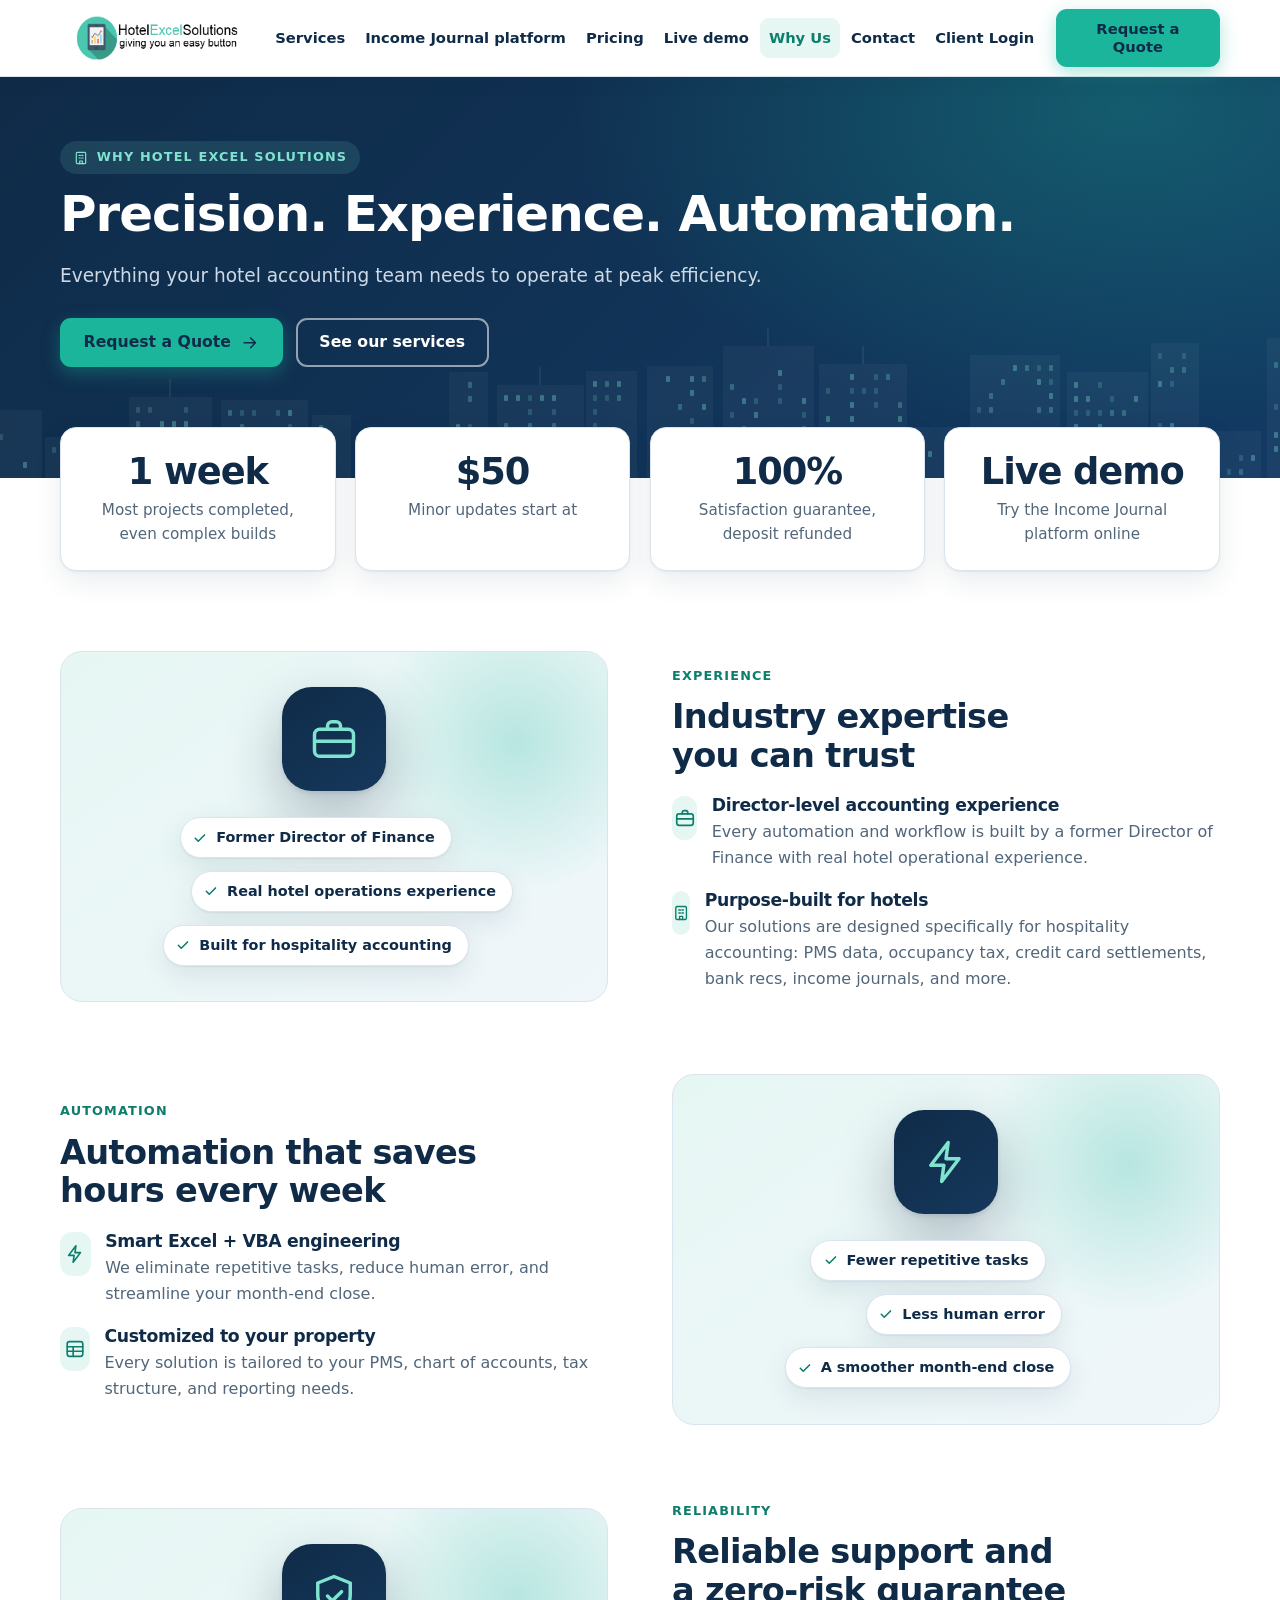
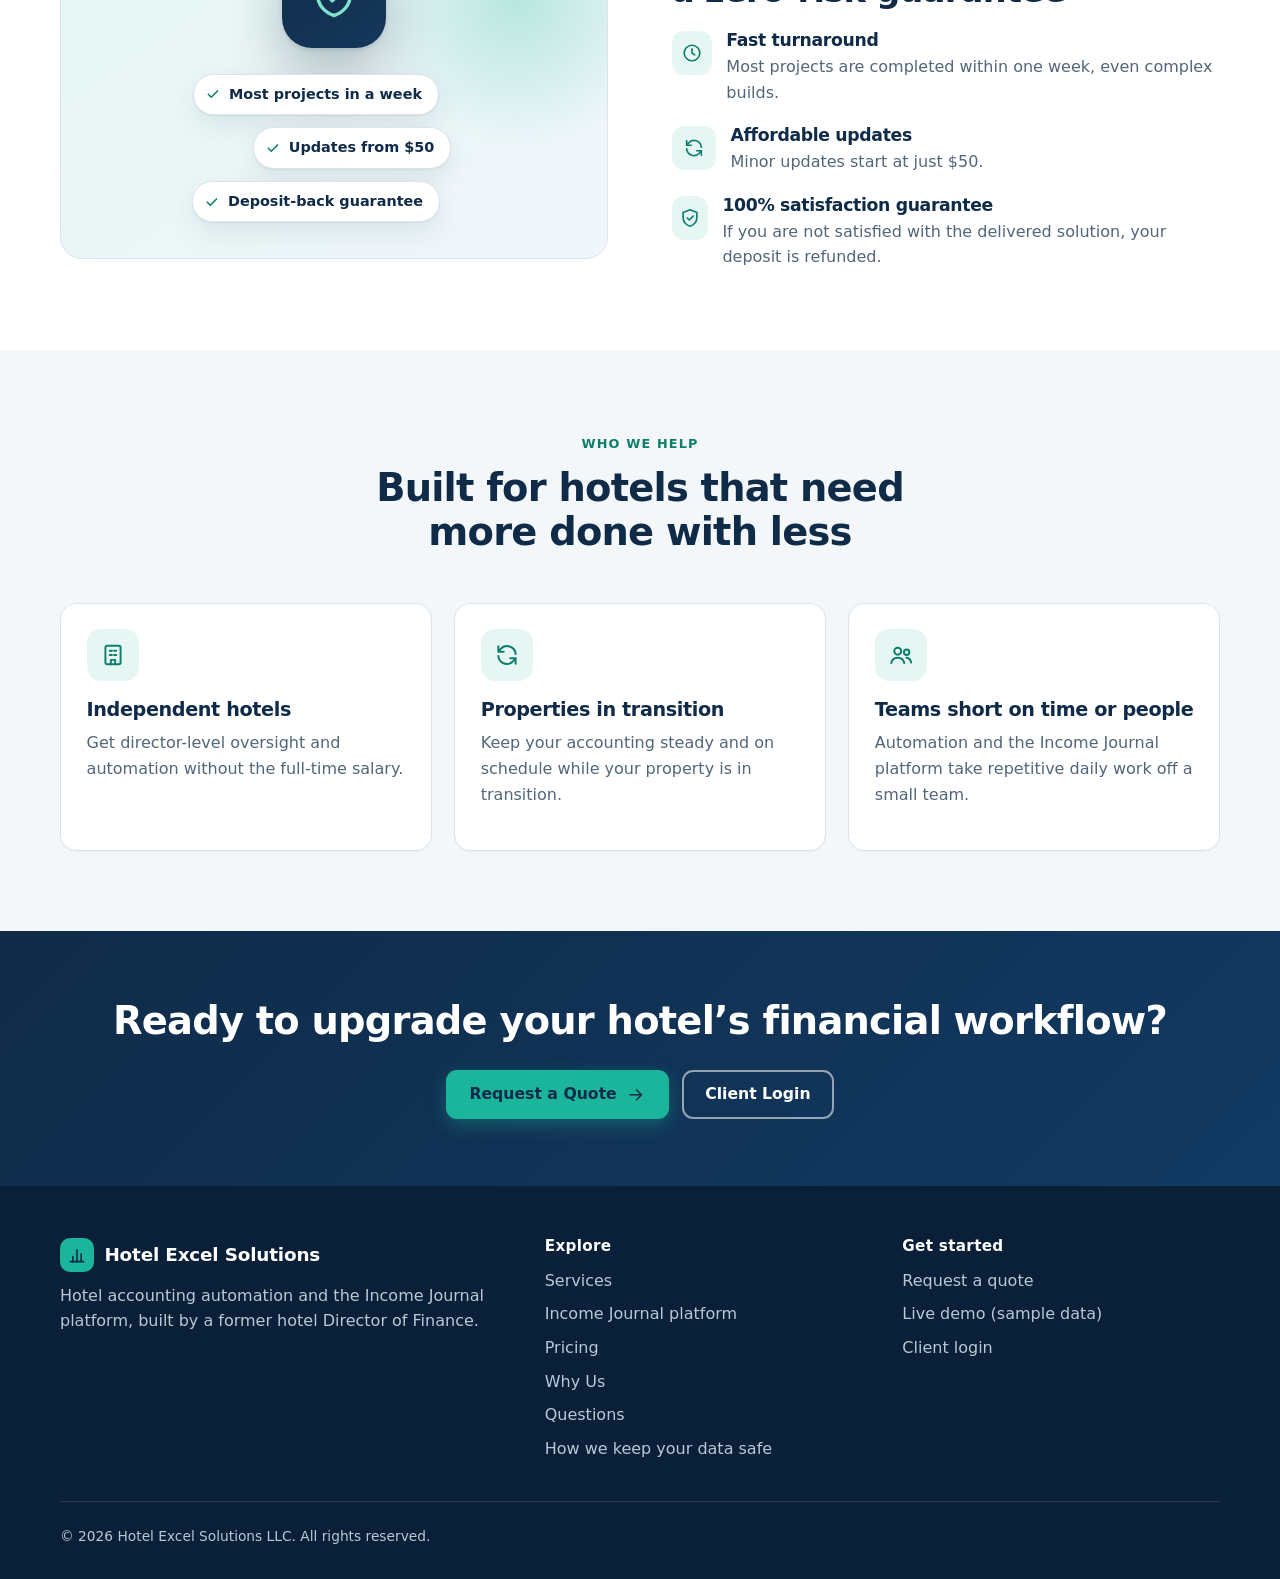
<file: whyus.html>
<!DOCTYPE html>
<html lang="en">
<head>
<meta charset="utf-8">
<meta name="viewport" content="width=device-width, initial-scale=1">
<title>Why Choose Hotel Excel Solutions | Hotel Accounting Automation</title>
<meta name="description" content="Director-level hotel accounting experience, Excel and VBA automation for your property, fast turnaround, and a satisfaction guarantee.">
<link rel="canonical" href="https://hotelexcelsolutions.com/whyus.html">
<meta name="theme-color" content="#0f2b48">
<meta http-equiv="Content-Security-Policy" content="default-src 'self'; script-src 'self'; style-src 'self'; img-src 'self' data:; font-src 'self'; connect-src https://api.web3forms.com; form-action https://api.web3forms.com; base-uri 'none'; object-src 'none'">
<meta property="og:type" content="website">
<meta property="og:site_name" content="Hotel Excel Solutions">
<meta property="og:title" content="Why Choose Hotel Excel Solutions | Hotel Accounting Automation">
<meta property="og:description" content="Director-level hotel accounting experience, Excel and VBA automation for your property, fast turnaround, and a satisfaction guarantee.">
<meta property="og:url" content="https://hotelexcelsolutions.com/whyus.html">
<meta property="og:image" content="https://hotelexcelsolutions.com/og-image.png">
<meta property="og:image:width" content="1200">
<meta property="og:image:height" content="630">
<meta property="og:image:alt" content="Hotel Excel Solutions: hotel accounting automation">
<meta name="twitter:card" content="summary_large_image">
<meta name="twitter:title" content="Why Choose Hotel Excel Solutions | Hotel Accounting Automation">
<meta name="twitter:description" content="Director-level hotel accounting experience, Excel and VBA automation for your property, fast turnaround, and a satisfaction guarantee.">
<meta name="twitter:image" content="https://hotelexcelsolutions.com/og-image.png">
<link rel="icon" href="favicon.svg" type="image/svg+xml">
<link rel="apple-touch-icon" href="apple-touch-icon.png">
<link rel="stylesheet" href="styles.css">
</head>
<body>
<svg class="hide" aria-hidden="true" focusable="false"><defs><symbol id="i-check" viewBox="0 0 24 24"><path d="M5 12.5l4.5 4.5L19 7.5"/></symbol><symbol id="i-arrow" viewBox="0 0 24 24"><path d="M5 12h14M13 6l6 6-6 6"/></symbol><symbol id="i-bank" viewBox="0 0 24 24"><path d="M3 10l9-6 9 6"/><path d="M5.5 10v8M9.8 10v8M14.2 10v8M18.5 10v8M3 20.5h18"/></symbol><symbol id="i-receipt" viewBox="0 0 24 24"><path d="M6 3h12v18l-3-2-3 2-3-2-3 2z"/><path d="M9.5 8h5M9.5 12h5"/></symbol><symbol id="i-calendar" viewBox="0 0 24 24"><rect x="3.5" y="5" width="17" height="15.5" rx="2.5"/><path d="M3.5 10h17M8 3v4M16 3v4"/><path d="M9 15l2 2 4-4"/></symbol><symbol id="i-table" viewBox="0 0 24 24"><rect x="3.5" y="4" width="17" height="16" rx="2.5"/><path d="M3.5 9.5h17M3.5 14.5h17M10 9.5V20"/></symbol><symbol id="i-card" viewBox="0 0 24 24"><rect x="2.5" y="5" width="19" height="14" rx="2.5"/><path d="M2.5 10h19M6 15h4"/></symbol><symbol id="i-users" viewBox="0 0 24 24"><circle cx="9" cy="8.5" r="3.2"/><path d="M3 19.5c.6-3.3 3-5 6-5s5.4 1.7 6 5"/><circle cx="17.2" cy="9.5" r="2.5"/><path d="M17 14.6c2.4.2 3.9 1.7 4.4 4.4"/></symbol><symbol id="i-briefcase" viewBox="0 0 24 24"><rect x="3" y="7.5" width="18" height="12.5" rx="2.5"/><path d="M9 7.5V6a2 2 0 012-2h2a2 2 0 012 2v1.5M3 13h18"/></symbol><symbol id="i-shield" viewBox="0 0 24 24"><path d="M12 3l7.5 3v5.5c0 4.6-3.1 8-7.5 9.5-4.4-1.5-7.5-4.9-7.5-9.5V6z"/><path d="M9 12l2.2 2.2L15.5 10"/></symbol><symbol id="i-lock" viewBox="0 0 24 24"><rect x="4.5" y="10.5" width="15" height="10" rx="2.5"/><path d="M8 10.5V8a4 4 0 018 0v2.5"/></symbol><symbol id="i-clock" viewBox="0 0 24 24"><circle cx="12" cy="12" r="8.5"/><path d="M12 7.5V12l3 2"/></symbol><symbol id="i-download" viewBox="0 0 24 24"><path d="M12 4v11M7.5 10.5L12 15l4.5-4.5M5 19.5h14"/></symbol><symbol id="i-menu" viewBox="0 0 24 24"><path d="M4 7h16M4 12h16M4 17h16"/></symbol><symbol id="i-close" viewBox="0 0 24 24"><path d="M6 6l12 12M18 6L6 18"/></symbol><symbol id="i-bolt" viewBox="0 0 24 24"><path d="M13 3L5 13.5h6L10 21l8-10.5h-6z"/></symbol><symbol id="i-bars" viewBox="0 0 24 24"><path d="M4 20h16"/><path d="M7 20v-6M12 20V6M17 20v-9"/></symbol><symbol id="i-refresh" viewBox="0 0 24 24"><path d="M20 11a8 8 0 00-14-4.5L4 9M4 4v5h5M4 13a8 8 0 0014 4.5L20 15M20 20v-5h-5"/></symbol><symbol id="i-building" viewBox="0 0 24 24"><rect x="5" y="3.5" width="14" height="17" rx="1.5"/><path d="M9 8h2M13 8h2M9 12h2M13 12h2M10 20.5v-4h4v4"/></symbol><symbol id="i-file" viewBox="0 0 24 24"><path d="M7 3.5h7l4 4V20a1 1 0 01-1 1H7a1 1 0 01-1-1V4.5a1 1 0 011-1z"/><path d="M14 3.5V8h4M9 13h6M9 16.5h6"/></symbol></defs></svg>
<a class="skip" href="#main">Skip to content</a>
<header class="site-header">
  <div class="wrap">
    <a class="brand" href="index.html" aria-label="Hotel Excel Solutions home"><img src="logo.png" alt="Hotel Excel Solutions: giving you an easy button" width="208" height="50"></a>
    <nav class="nav" id="nav" aria-label="Main">
      <a href="index.html#services">Services</a>
      <a href="index.html#platform">Income Journal platform</a>
      <a href="pricing.html">Pricing</a>
      <a href="https://app.hotelexcelsolutions.com/demo.html" rel="noopener">Live demo</a>
      <a href="whyus.html" aria-current="page">Why Us</a>
      <a href="#" data-open-quote>Contact</a>
      <a class="nav-login" href="https://app.hotelexcelsolutions.com" rel="noopener">Client Login</a>
    </nav>
    <div class="header-cta">
      <a class="btn btn-outline btn-sm" href="https://app.hotelexcelsolutions.com" rel="noopener"><svg class="ico" aria-hidden="true" focusable="false"><use href="#i-lock"/></svg> Client Login</a>
      <button type="button" class="btn btn-primary btn-sm" data-open-quote>Request a Quote</button>
    </div>
    <button type="button" class="menu-btn" id="menuBtn" aria-expanded="false" aria-controls="nav" aria-label="Menu"><svg class="ico" aria-hidden="true" focusable="false"><use href="#i-menu"/></svg></button>
  </div>
</header>

<main id="main">

<section class="hero hero-page">
  <svg class="skyline" viewBox="0 0 1440 150" preserveAspectRatio="xMidYMax slice" aria-hidden="true" focusable="false"><rect x="-10" y="93" width="62" height="57" fill="#fff" fill-opacity=".07"/><rect x="-3" y="117" width="4" height="6" rx="1" fill="#7fe3cf" fill-opacity="0.65"/><rect x="33" y="117" width="4" height="6" rx="1" fill="#7fe3cf" fill-opacity="0.5"/><rect x="-3" y="131" width="4" height="6" rx="1" fill="#7fe3cf" fill-opacity="0.35"/><rect x="60" y="82" width="62" height="68" fill="#fff" fill-opacity=".07"/><rect x="67" y="106" width="4" height="6" rx="1" fill="#7fe3cf" fill-opacity="0.35"/><rect x="79" y="106" width="4" height="6" rx="1" fill="#7fe3cf" fill-opacity="0.35"/><rect x="67" y="120" width="4" height="6" rx="1" fill="#7fe3cf" fill-opacity="0.65"/><rect x="103" y="134" width="4" height="6" rx="1" fill="#7fe3cf" fill-opacity="0.65"/><rect x="125" y="109" width="79" height="41" fill="#fff" fill-opacity=".07"/><rect x="132" y="119" width="4" height="6" rx="1" fill="#7fe3cf" fill-opacity="0.35"/><rect x="156" y="119" width="4" height="6" rx="1" fill="#7fe3cf" fill-opacity="0.65"/><rect x="180" y="119" width="4" height="6" rx="1" fill="#7fe3cf" fill-opacity="0.5"/><rect x="192" y="119" width="4" height="6" rx="1" fill="#7fe3cf" fill-opacity="0.35"/><rect x="144" y="133" width="4" height="6" rx="1" fill="#7fe3cf" fill-opacity="0.35"/><rect x="168" y="133" width="4" height="6" rx="1" fill="#7fe3cf" fill-opacity="0.5"/><rect x="192" y="133" width="4" height="6" rx="1" fill="#7fe3cf" fill-opacity="0.35"/><rect x="209" y="69" width="83" height="81" fill="#fff" fill-opacity=".07"/><rect x="216" y="79" width="4" height="6" rx="1" fill="#7fe3cf" fill-opacity="0.35"/><rect x="228" y="79" width="4" height="6" rx="1" fill="#7fe3cf" fill-opacity="0.35"/><rect x="264" y="79" width="4" height="6" rx="1" fill="#7fe3cf" fill-opacity="0.35"/><rect x="216" y="93" width="4" height="6" rx="1" fill="#7fe3cf" fill-opacity="0.5"/><rect x="240" y="93" width="4" height="6" rx="1" fill="#7fe3cf" fill-opacity="0.65"/><rect x="252" y="93" width="4" height="6" rx="1" fill="#7fe3cf" fill-opacity="0.65"/><rect x="264" y="93" width="4" height="6" rx="1" fill="#7fe3cf" fill-opacity="0.65"/><rect x="216" y="107" width="4" height="6" rx="1" fill="#7fe3cf" fill-opacity="0.5"/><rect x="228" y="107" width="4" height="6" rx="1" fill="#7fe3cf" fill-opacity="0.5"/><rect x="252" y="107" width="4" height="6" rx="1" fill="#7fe3cf" fill-opacity="0.65"/><rect x="264" y="107" width="4" height="6" rx="1" fill="#7fe3cf" fill-opacity="0.35"/><rect x="276" y="107" width="4" height="6" rx="1" fill="#7fe3cf" fill-opacity="0.5"/><rect x="252" y="121" width="4" height="6" rx="1" fill="#7fe3cf" fill-opacity="0.35"/><rect x="264" y="121" width="4" height="6" rx="1" fill="#7fe3cf" fill-opacity="0.5"/><rect x="276" y="121" width="4" height="6" rx="1" fill="#7fe3cf" fill-opacity="0.65"/><rect x="216" y="135" width="4" height="6" rx="1" fill="#7fe3cf" fill-opacity="0.5"/><rect x="228" y="135" width="4" height="6" rx="1" fill="#7fe3cf" fill-opacity="0.35"/><rect x="240" y="135" width="4" height="6" rx="1" fill="#7fe3cf" fill-opacity="0.65"/><rect x="264" y="135" width="4" height="6" rx="1" fill="#7fe3cf" fill-opacity="0.5"/><rect x="276" y="135" width="4" height="6" rx="1" fill="#7fe3cf" fill-opacity="0.5"/><rect x="249" y="51" width="2" height="18" fill="#fff" fill-opacity=".12"/><rect x="301" y="72" width="87" height="78" fill="#fff" fill-opacity=".07"/><rect x="308" y="82" width="4" height="6" rx="1" fill="#7fe3cf" fill-opacity="0.5"/><rect x="320" y="82" width="4" height="6" rx="1" fill="#7fe3cf" fill-opacity="0.35"/><rect x="332" y="82" width="4" height="6" rx="1" fill="#7fe3cf" fill-opacity="0.35"/><rect x="356" y="82" width="4" height="6" rx="1" fill="#7fe3cf" fill-opacity="0.35"/><rect x="368" y="82" width="4" height="6" rx="1" fill="#7fe3cf" fill-opacity="0.65"/><rect x="320" y="96" width="4" height="6" rx="1" fill="#7fe3cf" fill-opacity="0.5"/><rect x="368" y="96" width="4" height="6" rx="1" fill="#7fe3cf" fill-opacity="0.35"/><rect x="320" y="110" width="4" height="6" rx="1" fill="#7fe3cf" fill-opacity="0.65"/><rect x="344" y="110" width="4" height="6" rx="1" fill="#7fe3cf" fill-opacity="0.65"/><rect x="332" y="124" width="4" height="6" rx="1" fill="#7fe3cf" fill-opacity="0.5"/><rect x="308" y="138" width="4" height="6" rx="1" fill="#7fe3cf" fill-opacity="0.35"/><rect x="332" y="138" width="4" height="6" rx="1" fill="#7fe3cf" fill-opacity="0.5"/><rect x="356" y="138" width="4" height="6" rx="1" fill="#7fe3cf" fill-opacity="0.35"/><rect x="368" y="138" width="4" height="6" rx="1" fill="#7fe3cf" fill-opacity="0.65"/><rect x="392" y="87" width="39" height="63" fill="#fff" fill-opacity=".07"/><rect x="399" y="97" width="4" height="6" rx="1" fill="#7fe3cf" fill-opacity="0.5"/><rect x="411" y="125" width="4" height="6" rx="1" fill="#7fe3cf" fill-opacity="0.35"/><rect x="437" y="121" width="36" height="29" fill="#fff" fill-opacity=".07"/><rect x="456" y="131" width="4" height="6" rx="1" fill="#7fe3cf" fill-opacity="0.35"/><rect x="480" y="114" width="42" height="36" fill="#fff" fill-opacity=".07"/><rect x="487" y="124" width="4" height="6" rx="1" fill="#7fe3cf" fill-opacity="0.65"/><rect x="499" y="124" width="4" height="6" rx="1" fill="#7fe3cf" fill-opacity="0.35"/><rect x="529" y="44" width="39" height="106" fill="#fff" fill-opacity=".07"/><rect x="548" y="54" width="4" height="6" rx="1" fill="#7fe3cf" fill-opacity="0.5"/><rect x="548" y="68" width="4" height="6" rx="1" fill="#7fe3cf" fill-opacity="0.5"/><rect x="536" y="96" width="4" height="6" rx="1" fill="#7fe3cf" fill-opacity="0.65"/><rect x="548" y="96" width="4" height="6" rx="1" fill="#7fe3cf" fill-opacity="0.35"/><rect x="536" y="110" width="4" height="6" rx="1" fill="#7fe3cf" fill-opacity="0.65"/><rect x="548" y="110" width="4" height="6" rx="1" fill="#7fe3cf" fill-opacity="0.5"/><rect x="536" y="138" width="4" height="6" rx="1" fill="#7fe3cf" fill-opacity="0.65"/><rect x="577" y="57" width="87" height="93" fill="#fff" fill-opacity=".07"/><rect x="584" y="67" width="4" height="6" rx="1" fill="#7fe3cf" fill-opacity="0.65"/><rect x="596" y="67" width="4" height="6" rx="1" fill="#7fe3cf" fill-opacity="0.65"/><rect x="608" y="67" width="4" height="6" rx="1" fill="#7fe3cf" fill-opacity="0.35"/><rect x="620" y="67" width="4" height="6" rx="1" fill="#7fe3cf" fill-opacity="0.65"/><rect x="632" y="67" width="4" height="6" rx="1" fill="#7fe3cf" fill-opacity="0.65"/><rect x="608" y="81" width="4" height="6" rx="1" fill="#7fe3cf" fill-opacity="0.35"/><rect x="632" y="81" width="4" height="6" rx="1" fill="#7fe3cf" fill-opacity="0.35"/><rect x="584" y="95" width="4" height="6" rx="1" fill="#7fe3cf" fill-opacity="0.5"/><rect x="608" y="95" width="4" height="6" rx="1" fill="#7fe3cf" fill-opacity="0.5"/><rect x="632" y="95" width="4" height="6" rx="1" fill="#7fe3cf" fill-opacity="0.5"/><rect x="596" y="109" width="4" height="6" rx="1" fill="#7fe3cf" fill-opacity="0.35"/><rect x="608" y="109" width="4" height="6" rx="1" fill="#7fe3cf" fill-opacity="0.65"/><rect x="632" y="109" width="4" height="6" rx="1" fill="#7fe3cf" fill-opacity="0.35"/><rect x="632" y="123" width="4" height="6" rx="1" fill="#7fe3cf" fill-opacity="0.35"/><rect x="644" y="123" width="4" height="6" rx="1" fill="#7fe3cf" fill-opacity="0.5"/><rect x="584" y="137" width="4" height="6" rx="1" fill="#7fe3cf" fill-opacity="0.35"/><rect x="608" y="137" width="4" height="6" rx="1" fill="#7fe3cf" fill-opacity="0.65"/><rect x="632" y="137" width="4" height="6" rx="1" fill="#7fe3cf" fill-opacity="0.65"/><rect x="619" y="39" width="2" height="18" fill="#fff" fill-opacity=".12"/><rect x="666" y="43" width="51" height="107" fill="#fff" fill-opacity=".07"/><rect x="673" y="53" width="4" height="6" rx="1" fill="#7fe3cf" fill-opacity="0.65"/><rect x="685" y="53" width="4" height="6" rx="1" fill="#7fe3cf" fill-opacity="0.5"/><rect x="697" y="53" width="4" height="6" rx="1" fill="#7fe3cf" fill-opacity="0.65"/><rect x="673" y="67" width="4" height="6" rx="1" fill="#7fe3cf" fill-opacity="0.35"/><rect x="685" y="67" width="4" height="6" rx="1" fill="#7fe3cf" fill-opacity="0.35"/><rect x="697" y="67" width="4" height="6" rx="1" fill="#7fe3cf" fill-opacity="0.5"/><rect x="673" y="81" width="4" height="6" rx="1" fill="#7fe3cf" fill-opacity="0.35"/><rect x="673" y="95" width="4" height="6" rx="1" fill="#7fe3cf" fill-opacity="0.35"/><rect x="673" y="123" width="4" height="6" rx="1" fill="#7fe3cf" fill-opacity="0.5"/><rect x="685" y="123" width="4" height="6" rx="1" fill="#7fe3cf" fill-opacity="0.65"/><rect x="697" y="123" width="4" height="6" rx="1" fill="#7fe3cf" fill-opacity="0.5"/><rect x="685" y="137" width="4" height="6" rx="1" fill="#7fe3cf" fill-opacity="0.35"/><rect x="697" y="137" width="4" height="6" rx="1" fill="#7fe3cf" fill-opacity="0.5"/><rect x="727" y="38" width="66" height="112" fill="#fff" fill-opacity=".07"/><rect x="746" y="48" width="4" height="6" rx="1" fill="#7fe3cf" fill-opacity="0.65"/><rect x="770" y="48" width="4" height="6" rx="1" fill="#7fe3cf" fill-opacity="0.65"/><rect x="782" y="48" width="4" height="6" rx="1" fill="#7fe3cf" fill-opacity="0.5"/><rect x="770" y="62" width="4" height="6" rx="1" fill="#7fe3cf" fill-opacity="0.65"/><rect x="758" y="76" width="4" height="6" rx="1" fill="#7fe3cf" fill-opacity="0.5"/><rect x="782" y="76" width="4" height="6" rx="1" fill="#7fe3cf" fill-opacity="0.65"/><rect x="770" y="90" width="4" height="6" rx="1" fill="#7fe3cf" fill-opacity="0.35"/><rect x="782" y="104" width="4" height="6" rx="1" fill="#7fe3cf" fill-opacity="0.65"/><rect x="746" y="118" width="4" height="6" rx="1" fill="#7fe3cf" fill-opacity="0.35"/><rect x="758" y="118" width="4" height="6" rx="1" fill="#7fe3cf" fill-opacity="0.5"/><rect x="746" y="132" width="4" height="6" rx="1" fill="#7fe3cf" fill-opacity="0.35"/><rect x="770" y="132" width="4" height="6" rx="1" fill="#7fe3cf" fill-opacity="0.65"/><rect x="782" y="132" width="4" height="6" rx="1" fill="#7fe3cf" fill-opacity="0.35"/><rect x="803" y="18" width="91" height="132" fill="#fff" fill-opacity=".07"/><rect x="858" y="42" width="4" height="6" rx="1" fill="#7fe3cf" fill-opacity="0.65"/><rect x="810" y="56" width="4" height="6" rx="1" fill="#7fe3cf" fill-opacity="0.5"/><rect x="858" y="56" width="4" height="6" rx="1" fill="#7fe3cf" fill-opacity="0.35"/><rect x="822" y="70" width="4" height="6" rx="1" fill="#7fe3cf" fill-opacity="0.65"/><rect x="834" y="70" width="4" height="6" rx="1" fill="#7fe3cf" fill-opacity="0.35"/><rect x="858" y="70" width="4" height="6" rx="1" fill="#7fe3cf" fill-opacity="0.35"/><rect x="882" y="70" width="4" height="6" rx="1" fill="#7fe3cf" fill-opacity="0.65"/><rect x="810" y="84" width="4" height="6" rx="1" fill="#7fe3cf" fill-opacity="0.35"/><rect x="834" y="84" width="4" height="6" rx="1" fill="#7fe3cf" fill-opacity="0.65"/><rect x="882" y="84" width="4" height="6" rx="1" fill="#7fe3cf" fill-opacity="0.35"/><rect x="822" y="98" width="4" height="6" rx="1" fill="#7fe3cf" fill-opacity="0.5"/><rect x="882" y="98" width="4" height="6" rx="1" fill="#7fe3cf" fill-opacity="0.5"/><rect x="834" y="112" width="4" height="6" rx="1" fill="#7fe3cf" fill-opacity="0.35"/><rect x="846" y="112" width="4" height="6" rx="1" fill="#7fe3cf" fill-opacity="0.35"/><rect x="858" y="112" width="4" height="6" rx="1" fill="#7fe3cf" fill-opacity="0.65"/><rect x="870" y="112" width="4" height="6" rx="1" fill="#7fe3cf" fill-opacity="0.65"/><rect x="882" y="112" width="4" height="6" rx="1" fill="#7fe3cf" fill-opacity="0.65"/><rect x="822" y="140" width="4" height="6" rx="1" fill="#7fe3cf" fill-opacity="0.65"/><rect x="834" y="140" width="4" height="6" rx="1" fill="#7fe3cf" fill-opacity="0.65"/><rect x="847" y="0" width="2" height="18" fill="#fff" fill-opacity=".12"/><rect x="899" y="36" width="88" height="114" fill="#fff" fill-opacity=".07"/><rect x="930" y="46" width="4" height="6" rx="1" fill="#7fe3cf" fill-opacity="0.65"/><rect x="954" y="46" width="4" height="6" rx="1" fill="#7fe3cf" fill-opacity="0.35"/><rect x="966" y="46" width="4" height="6" rx="1" fill="#7fe3cf" fill-opacity="0.5"/><rect x="906" y="60" width="4" height="6" rx="1" fill="#7fe3cf" fill-opacity="0.35"/><rect x="930" y="60" width="4" height="6" rx="1" fill="#7fe3cf" fill-opacity="0.35"/><rect x="942" y="60" width="4" height="6" rx="1" fill="#7fe3cf" fill-opacity="0.35"/><rect x="954" y="60" width="4" height="6" rx="1" fill="#7fe3cf" fill-opacity="0.35"/><rect x="930" y="74" width="4" height="6" rx="1" fill="#7fe3cf" fill-opacity="0.65"/><rect x="954" y="74" width="4" height="6" rx="1" fill="#7fe3cf" fill-opacity="0.35"/><rect x="978" y="74" width="4" height="6" rx="1" fill="#7fe3cf" fill-opacity="0.5"/><rect x="906" y="88" width="4" height="6" rx="1" fill="#7fe3cf" fill-opacity="0.65"/><rect x="930" y="88" width="4" height="6" rx="1" fill="#7fe3cf" fill-opacity="0.65"/><rect x="978" y="88" width="4" height="6" rx="1" fill="#7fe3cf" fill-opacity="0.65"/><rect x="942" y="102" width="4" height="6" rx="1" fill="#7fe3cf" fill-opacity="0.35"/><rect x="954" y="102" width="4" height="6" rx="1" fill="#7fe3cf" fill-opacity="0.35"/><rect x="906" y="116" width="4" height="6" rx="1" fill="#7fe3cf" fill-opacity="0.35"/><rect x="918" y="116" width="4" height="6" rx="1" fill="#7fe3cf" fill-opacity="0.65"/><rect x="954" y="116" width="4" height="6" rx="1" fill="#7fe3cf" fill-opacity="0.5"/><rect x="978" y="116" width="4" height="6" rx="1" fill="#7fe3cf" fill-opacity="0.35"/><rect x="918" y="130" width="4" height="6" rx="1" fill="#7fe3cf" fill-opacity="0.65"/><rect x="930" y="130" width="4" height="6" rx="1" fill="#7fe3cf" fill-opacity="0.35"/><rect x="942" y="130" width="4" height="6" rx="1" fill="#7fe3cf" fill-opacity="0.5"/><rect x="954" y="130" width="4" height="6" rx="1" fill="#7fe3cf" fill-opacity="0.5"/><rect x="966" y="130" width="4" height="6" rx="1" fill="#7fe3cf" fill-opacity="0.35"/><rect x="942" y="18" width="2" height="18" fill="#fff" fill-opacity=".12"/><rect x="989" y="99" width="54" height="51" fill="#fff" fill-opacity=".07"/><rect x="996" y="123" width="4" height="6" rx="1" fill="#7fe3cf" fill-opacity="0.65"/><rect x="1008" y="123" width="4" height="6" rx="1" fill="#7fe3cf" fill-opacity="0.65"/><rect x="996" y="137" width="4" height="6" rx="1" fill="#7fe3cf" fill-opacity="0.35"/><rect x="1050" y="27" width="90" height="123" fill="#fff" fill-opacity=".07"/><rect x="1093" y="37" width="4" height="6" rx="1" fill="#7fe3cf" fill-opacity="0.65"/><rect x="1105" y="37" width="4" height="6" rx="1" fill="#7fe3cf" fill-opacity="0.5"/><rect x="1117" y="37" width="4" height="6" rx="1" fill="#7fe3cf" fill-opacity="0.35"/><rect x="1129" y="37" width="4" height="6" rx="1" fill="#7fe3cf" fill-opacity="0.5"/><rect x="1081" y="51" width="4" height="6" rx="1" fill="#7fe3cf" fill-opacity="0.5"/><rect x="1117" y="51" width="4" height="6" rx="1" fill="#7fe3cf" fill-opacity="0.65"/><rect x="1129" y="51" width="4" height="6" rx="1" fill="#7fe3cf" fill-opacity="0.35"/><rect x="1069" y="65" width="4" height="6" rx="1" fill="#7fe3cf" fill-opacity="0.5"/><rect x="1129" y="65" width="4" height="6" rx="1" fill="#7fe3cf" fill-opacity="0.65"/><rect x="1057" y="79" width="4" height="6" rx="1" fill="#7fe3cf" fill-opacity="0.35"/><rect x="1069" y="79" width="4" height="6" rx="1" fill="#7fe3cf" fill-opacity="0.5"/><rect x="1117" y="79" width="4" height="6" rx="1" fill="#7fe3cf" fill-opacity="0.5"/><rect x="1129" y="79" width="4" height="6" rx="1" fill="#7fe3cf" fill-opacity="0.5"/><rect x="1057" y="107" width="4" height="6" rx="1" fill="#7fe3cf" fill-opacity="0.65"/><rect x="1093" y="107" width="4" height="6" rx="1" fill="#7fe3cf" fill-opacity="0.35"/><rect x="1105" y="107" width="4" height="6" rx="1" fill="#7fe3cf" fill-opacity="0.35"/><rect x="1093" y="121" width="4" height="6" rx="1" fill="#7fe3cf" fill-opacity="0.5"/><rect x="1117" y="121" width="4" height="6" rx="1" fill="#7fe3cf" fill-opacity="0.5"/><rect x="1057" y="135" width="4" height="6" rx="1" fill="#7fe3cf" fill-opacity="0.5"/><rect x="1093" y="135" width="4" height="6" rx="1" fill="#7fe3cf" fill-opacity="0.35"/><rect x="1129" y="135" width="4" height="6" rx="1" fill="#7fe3cf" fill-opacity="0.65"/><rect x="1147" y="44" width="81" height="106" fill="#fff" fill-opacity=".07"/><rect x="1154" y="54" width="4" height="6" rx="1" fill="#7fe3cf" fill-opacity="0.65"/><rect x="1178" y="54" width="4" height="6" rx="1" fill="#7fe3cf" fill-opacity="0.35"/><rect x="1154" y="68" width="4" height="6" rx="1" fill="#7fe3cf" fill-opacity="0.65"/><rect x="1166" y="68" width="4" height="6" rx="1" fill="#7fe3cf" fill-opacity="0.65"/><rect x="1190" y="68" width="4" height="6" rx="1" fill="#7fe3cf" fill-opacity="0.35"/><rect x="1214" y="68" width="4" height="6" rx="1" fill="#7fe3cf" fill-opacity="0.65"/><rect x="1154" y="82" width="4" height="6" rx="1" fill="#7fe3cf" fill-opacity="0.35"/><rect x="1166" y="82" width="4" height="6" rx="1" fill="#7fe3cf" fill-opacity="0.35"/><rect x="1178" y="82" width="4" height="6" rx="1" fill="#7fe3cf" fill-opacity="0.35"/><rect x="1190" y="82" width="4" height="6" rx="1" fill="#7fe3cf" fill-opacity="0.5"/><rect x="1202" y="82" width="4" height="6" rx="1" fill="#7fe3cf" fill-opacity="0.5"/><rect x="1154" y="96" width="4" height="6" rx="1" fill="#7fe3cf" fill-opacity="0.65"/><rect x="1178" y="96" width="4" height="6" rx="1" fill="#7fe3cf" fill-opacity="0.65"/><rect x="1166" y="110" width="4" height="6" rx="1" fill="#7fe3cf" fill-opacity="0.35"/><rect x="1190" y="110" width="4" height="6" rx="1" fill="#7fe3cf" fill-opacity="0.65"/><rect x="1214" y="110" width="4" height="6" rx="1" fill="#7fe3cf" fill-opacity="0.5"/><rect x="1190" y="124" width="4" height="6" rx="1" fill="#7fe3cf" fill-opacity="0.5"/><rect x="1214" y="124" width="4" height="6" rx="1" fill="#7fe3cf" fill-opacity="0.35"/><rect x="1178" y="138" width="4" height="6" rx="1" fill="#7fe3cf" fill-opacity="0.65"/><rect x="1190" y="138" width="4" height="6" rx="1" fill="#7fe3cf" fill-opacity="0.35"/><rect x="1202" y="138" width="4" height="6" rx="1" fill="#7fe3cf" fill-opacity="0.5"/><rect x="1231" y="15" width="48" height="135" fill="#fff" fill-opacity=".07"/><rect x="1238" y="25" width="4" height="6" rx="1" fill="#7fe3cf" fill-opacity="0.35"/><rect x="1262" y="25" width="4" height="6" rx="1" fill="#7fe3cf" fill-opacity="0.35"/><rect x="1250" y="39" width="4" height="6" rx="1" fill="#7fe3cf" fill-opacity="0.5"/><rect x="1262" y="39" width="4" height="6" rx="1" fill="#7fe3cf" fill-opacity="0.5"/><rect x="1238" y="53" width="4" height="6" rx="1" fill="#7fe3cf" fill-opacity="0.65"/><rect x="1250" y="53" width="4" height="6" rx="1" fill="#7fe3cf" fill-opacity="0.35"/><rect x="1238" y="95" width="4" height="6" rx="1" fill="#7fe3cf" fill-opacity="0.35"/><rect x="1250" y="95" width="4" height="6" rx="1" fill="#7fe3cf" fill-opacity="0.65"/><rect x="1250" y="109" width="4" height="6" rx="1" fill="#7fe3cf" fill-opacity="0.65"/><rect x="1238" y="123" width="4" height="6" rx="1" fill="#7fe3cf" fill-opacity="0.65"/><rect x="1250" y="123" width="4" height="6" rx="1" fill="#7fe3cf" fill-opacity="0.35"/><rect x="1238" y="137" width="4" height="6" rx="1" fill="#7fe3cf" fill-opacity="0.65"/><rect x="1250" y="137" width="4" height="6" rx="1" fill="#7fe3cf" fill-opacity="0.65"/><rect x="1288" y="103" width="53" height="47" fill="#fff" fill-opacity=".07"/><rect x="1295" y="113" width="4" height="6" rx="1" fill="#7fe3cf" fill-opacity="0.35"/><rect x="1319" y="127" width="4" height="6" rx="1" fill="#7fe3cf" fill-opacity="0.35"/><rect x="1331" y="127" width="4" height="6" rx="1" fill="#7fe3cf" fill-opacity="0.65"/><rect x="1307" y="141" width="4" height="6" rx="1" fill="#7fe3cf" fill-opacity="0.35"/><rect x="1319" y="141" width="4" height="6" rx="1" fill="#7fe3cf" fill-opacity="0.5"/><rect x="1347" y="10" width="62" height="140" fill="#fff" fill-opacity=".07"/><rect x="1366" y="20" width="4" height="6" rx="1" fill="#7fe3cf" fill-opacity="0.5"/><rect x="1378" y="20" width="4" height="6" rx="1" fill="#7fe3cf" fill-opacity="0.65"/><rect x="1354" y="34" width="4" height="6" rx="1" fill="#7fe3cf" fill-opacity="0.5"/><rect x="1378" y="34" width="4" height="6" rx="1" fill="#7fe3cf" fill-opacity="0.65"/><rect x="1390" y="34" width="4" height="6" rx="1" fill="#7fe3cf" fill-opacity="0.5"/><rect x="1378" y="48" width="4" height="6" rx="1" fill="#7fe3cf" fill-opacity="0.5"/><rect x="1378" y="62" width="4" height="6" rx="1" fill="#7fe3cf" fill-opacity="0.5"/><rect x="1354" y="76" width="4" height="6" rx="1" fill="#7fe3cf" fill-opacity="0.35"/><rect x="1366" y="76" width="4" height="6" rx="1" fill="#7fe3cf" fill-opacity="0.35"/><rect x="1390" y="90" width="4" height="6" rx="1" fill="#7fe3cf" fill-opacity="0.65"/><rect x="1354" y="104" width="4" height="6" rx="1" fill="#7fe3cf" fill-opacity="0.65"/><rect x="1366" y="104" width="4" height="6" rx="1" fill="#7fe3cf" fill-opacity="0.35"/><rect x="1378" y="104" width="4" height="6" rx="1" fill="#7fe3cf" fill-opacity="0.35"/><rect x="1354" y="118" width="4" height="6" rx="1" fill="#7fe3cf" fill-opacity="0.65"/><rect x="1378" y="118" width="4" height="6" rx="1" fill="#7fe3cf" fill-opacity="0.65"/><rect x="1390" y="132" width="4" height="6" rx="1" fill="#7fe3cf" fill-opacity="0.5"/><rect x="1416" y="41" width="85" height="109" fill="#fff" fill-opacity=".07"/><rect x="1423" y="65" width="4" height="6" rx="1" fill="#7fe3cf" fill-opacity="0.65"/><rect x="1435" y="65" width="4" height="6" rx="1" fill="#7fe3cf" fill-opacity="0.35"/><rect x="1423" y="93" width="4" height="6" rx="1" fill="#7fe3cf" fill-opacity="0.65"/><rect x="1435" y="93" width="4" height="6" rx="1" fill="#7fe3cf" fill-opacity="0.65"/><rect x="1447" y="93" width="4" height="6" rx="1" fill="#7fe3cf" fill-opacity="0.35"/><rect x="1459" y="93" width="4" height="6" rx="1" fill="#7fe3cf" fill-opacity="0.5"/><rect x="1483" y="93" width="4" height="6" rx="1" fill="#7fe3cf" fill-opacity="0.35"/><rect x="1447" y="107" width="4" height="6" rx="1" fill="#7fe3cf" fill-opacity="0.35"/><rect x="1471" y="107" width="4" height="6" rx="1" fill="#7fe3cf" fill-opacity="0.35"/><rect x="1423" y="121" width="4" height="6" rx="1" fill="#7fe3cf" fill-opacity="0.5"/><rect x="1447" y="121" width="4" height="6" rx="1" fill="#7fe3cf" fill-opacity="0.35"/><rect x="1459" y="121" width="4" height="6" rx="1" fill="#7fe3cf" fill-opacity="0.5"/><rect x="1471" y="121" width="4" height="6" rx="1" fill="#7fe3cf" fill-opacity="0.35"/><rect x="1471" y="135" width="4" height="6" rx="1" fill="#7fe3cf" fill-opacity="0.5"/></svg>
  <div class="wrap">
    <div>
      <span class="eyebrow"><svg class="ico" aria-hidden="true" focusable="false"><use href="#i-building"/></svg> Why Hotel Excel Solutions</span>
      <h1>Precision. Experience. Automation.</h1>
      <p class="lead">Everything your hotel accounting team needs to operate at peak efficiency.</p>
      <div class="hero-actions">
        <button type="button" class="btn btn-primary" data-open-quote>Request a Quote <svg class="ico" aria-hidden="true" focusable="false"><use href="#i-arrow"/></svg></button>
        <a class="btn btn-light" href="index.html#services">See our services</a>
      </div>
    </div>
  </div>
</section>

<div class="wrap stats-wrap">
  <div class="stats" role="list" aria-label="At a glance">
    <div class="stat" role="listitem"><strong>1 week</strong><span>Most projects completed, even complex builds</span></div>
    <div class="stat" role="listitem"><strong>$50</strong><span>Minor updates start at</span></div>
    <div class="stat" role="listitem"><strong>100%</strong><span>Satisfaction guarantee, deposit refunded</span></div>
    <div class="stat" role="listitem"><strong>Live demo</strong><span>Try the Income Journal platform online</span></div>
  </div>
</div>

<section class="section">
  <div class="wrap">
    <div class="rows">
<div class="row" role="group" aria-labelledby="r1"><div class="visual" aria-hidden="true"><div class="visual-big"><svg class="ico" aria-hidden="true" focusable="false"><use href="#i-briefcase"/></svg></div><span class="chip c1"><svg class="ico" aria-hidden="true" focusable="false"><use href="#i-check"/></svg> Former Director of Finance</span><span class="chip c2"><svg class="ico" aria-hidden="true" focusable="false"><use href="#i-check"/></svg> Real hotel operations experience</span><span class="chip c3"><svg class="ico" aria-hidden="true" focusable="false"><use href="#i-check"/></svg> Built for hospitality accounting</span></div><div><span class="eyebrow">Experience</span><h2 id="r1">Industry expertise you can trust</h2><div class="point"><div class="icon-box"><svg class="ico" aria-hidden="true" focusable="false"><use href="#i-briefcase"/></svg></div><div><h3>Director-level accounting experience</h3><p>Every automation and workflow is built by a former Director of Finance with real hotel operational experience.</p></div></div><div class="point"><div class="icon-box"><svg class="ico" aria-hidden="true" focusable="false"><use href="#i-building"/></svg></div><div><h3>Purpose-built for hotels</h3><p>Our solutions are designed specifically for hospitality accounting: PMS data, occupancy tax, credit card settlements, bank recs, income journals, and more.</p></div></div></div></div>
<div class="row flip" role="group" aria-labelledby="r2"><div class="visual" aria-hidden="true"><div class="visual-big"><svg class="ico" aria-hidden="true" focusable="false"><use href="#i-bolt"/></svg></div><span class="chip c1"><svg class="ico" aria-hidden="true" focusable="false"><use href="#i-check"/></svg> Fewer repetitive tasks</span><span class="chip c2"><svg class="ico" aria-hidden="true" focusable="false"><use href="#i-check"/></svg> Less human error</span><span class="chip c3"><svg class="ico" aria-hidden="true" focusable="false"><use href="#i-check"/></svg> A smoother month-end close</span></div><div><span class="eyebrow">Automation</span><h2 id="r2">Automation that saves hours every week</h2><div class="point"><div class="icon-box"><svg class="ico" aria-hidden="true" focusable="false"><use href="#i-bolt"/></svg></div><div><h3>Smart Excel + VBA engineering</h3><p>We eliminate repetitive tasks, reduce human error, and streamline your month-end close.</p></div></div><div class="point"><div class="icon-box"><svg class="ico" aria-hidden="true" focusable="false"><use href="#i-table"/></svg></div><div><h3>Customized to your property</h3><p>Every solution is tailored to your PMS, chart of accounts, tax structure, and reporting needs.</p></div></div></div></div>
<div class="row" role="group" aria-labelledby="r4"><div class="visual" aria-hidden="true"><div class="visual-big"><svg class="ico" aria-hidden="true" focusable="false"><use href="#i-shield"/></svg></div><span class="chip c1"><svg class="ico" aria-hidden="true" focusable="false"><use href="#i-check"/></svg> Most projects in a week</span><span class="chip c2"><svg class="ico" aria-hidden="true" focusable="false"><use href="#i-check"/></svg> Updates from $50</span><span class="chip c3"><svg class="ico" aria-hidden="true" focusable="false"><use href="#i-check"/></svg> Deposit-back guarantee</span></div><div><span class="eyebrow">Reliability</span><h2 id="r4">Reliable support and a zero-risk guarantee</h2><div class="point"><div class="icon-box"><svg class="ico" aria-hidden="true" focusable="false"><use href="#i-clock"/></svg></div><div><h3>Fast turnaround</h3><p>Most projects are completed within one week, even complex builds.</p></div></div><div class="point"><div class="icon-box"><svg class="ico" aria-hidden="true" focusable="false"><use href="#i-refresh"/></svg></div><div><h3>Affordable updates</h3><p>Minor updates start at just $50.</p></div></div><div class="point"><div class="icon-box"><svg class="ico" aria-hidden="true" focusable="false"><use href="#i-shield"/></svg></div><div><h3>100% satisfaction guarantee</h3><p>If you are not satisfied with the delivered solution, your deposit is refunded.</p></div></div></div></div>
    </div>
  </div>
</section>

<section class="section alt" aria-labelledby="who-h">
  <div class="wrap">
    <div class="section-head">
      <span class="eyebrow">Who we help</span>
      <h2 id="who-h">Built for hotels that need more done with less</h2>
    </div>
    <div class="grid grid-3">
      <article class="card"><div class="icon-box"><svg class="ico" aria-hidden="true" focusable="false"><use href="#i-building"/></svg></div><h3>Independent hotels</h3><p>Get director-level oversight and automation without the full-time salary.</p></article>
      <article class="card"><div class="icon-box"><svg class="ico" aria-hidden="true" focusable="false"><use href="#i-refresh"/></svg></div><h3>Properties in transition</h3><p>Keep your accounting steady and on schedule while your property is in transition.</p></article>
      <article class="card"><div class="icon-box"><svg class="ico" aria-hidden="true" focusable="false"><use href="#i-users"/></svg></div><h3>Teams short on time or people</h3><p>Automation and the Income Journal platform take repetitive daily work off a small team.</p></article>
    </div>
  </div>
</section>

<section class="cta-band" aria-labelledby="cta-h">
  <div class="wrap">
    <h2 id="cta-h">Ready to upgrade your hotel&rsquo;s financial workflow?</h2>
    
    <div class="hero-actions">
      <button type="button" class="btn btn-primary" data-open-quote>Request a Quote <svg class="ico" aria-hidden="true" focusable="false"><use href="#i-arrow"/></svg></button>
      <a class="btn btn-light" href="https://app.hotelexcelsolutions.com" rel="noopener">Client Login</a>
    </div>
  </div>
</section>


</main>
<footer class="site-footer">
  <div class="wrap">
    <div>
      <div class="wordmark"><svg class="ico" aria-hidden="true" focusable="false"><use href="#i-bars"/></svg> Hotel Excel Solutions</div>
      <p>Hotel accounting automation and the Income Journal platform, built by a former hotel Director of Finance.</p>
    </div>
    <div>
      <h4>Explore</h4>
      <ul>
        <li><a href="index.html#services">Services</a></li>
        <li><a href="index.html#platform">Income Journal platform</a></li>
        <li><a href="pricing.html">Pricing</a></li>
        <li><a href="whyus.html">Why Us</a></li>
        <li><a href="index.html#faq">Questions</a></li>
        <li><a href="security.html">How we keep your data safe</a></li>
      </ul>
    </div>
    <div>
      <h4>Get started</h4>
      <ul>
        <li><a href="#" data-open-quote>Request a quote</a></li>
        <li><a href="https://app.hotelexcelsolutions.com/demo.html" rel="noopener">Live demo (sample data)</a></li>
        <li><a href="https://app.hotelexcelsolutions.com" rel="noopener">Client login</a></li>
      </ul>
    </div>
    <small>&copy; 2026 Hotel Excel Solutions LLC. All rights reserved.</small>
  </div>
</footer>
<div class="mobile-cta"><button type="button" class="btn btn-primary btn-block" data-open-quote>Request a Quote</button></div>

<dialog class="quote" id="quote" aria-labelledby="quoteTitle">
  <div class="quote-head">
    <div>
      <h2 id="quoteTitle">Request a quote</h2>
      <p>Tell us a little about your property and what your team does by hand today.</p>
    </div>
    <button type="button" class="x" data-close-quote aria-label="Close"><svg class="ico" aria-hidden="true" focusable="false"><use href="#i-close"/></svg></button>
  </div>
  <form id="quoteForm" action="https://api.web3forms.com/submit" method="POST">
    <input type="hidden" name="access_key" value="4892f52e-7f57-4a6a-965e-d0a2a66b66ae">
    <input type="checkbox" name="botcheck" class="botcheck" tabindex="-1" autocomplete="off" aria-hidden="true">
    <div class="two">
      <div class="field"><label for="f-name">Your name</label><input id="f-name" name="name" type="text" autocomplete="name" required></div>
      <div class="field"><label for="f-property">Hotel or company</label><input id="f-property" name="property" type="text" autocomplete="organization" required></div>
    </div>
    <div class="two">
      <div class="field"><label for="f-email">Email</label><input id="f-email" name="email" type="email" autocomplete="email" required></div>
      <div class="field"><label for="f-phone">Phone <small>(optional)</small></label><input id="f-phone" name="phone" type="tel" autocomplete="tel"></div>
    </div>
    <div class="field"><label for="f-interest">What are you interested in?</label><select id="f-interest" name="interest"><option value="">Choose one (optional)</option><option value="Income Journal Automation">Income Journal Automation</option><option value="Income Journal web platform (demo)">Income Journal web platform (demo)</option><option value="Bank Reconciliations">Bank Reconciliations</option><option value="Credit Card Reconciliation">Credit Card Reconciliation</option><option value="Monthly Tax Reconciliations">Monthly Tax Reconciliations</option><option value="Daily Tax Reconciliations">Daily Tax Reconciliations</option><option value="Something else">Something else</option></select></div>
    <div class="field"><label for="f-message">Anything else we should know? <small>(optional)</small></label><textarea id="f-message" name="message" placeholder="Your PMS, what takes the most time, when you need it by&hellip;"></textarea></div>
    <p class="form-msg bad" id="formMsg" role="alert" hidden></p>
    <button type="submit" class="btn btn-primary btn-block">Send my request</button>
    <p class="fine">We will only use your details to reply to your request.</p>
  </form>
  <div class="sent" id="quoteSent" hidden>
    <div class="icon-box"><svg class="ico" aria-hidden="true" focusable="false"><use href="#i-check"/></svg></div>
    <h2>Thank you</h2>
    <p>We received your request and will be in touch. If it is urgent, mention that in your next message.</p>
    <button type="button" class="btn btn-outline" data-close-quote>Close</button>
  </div>
</dialog>
<script src="site.js" defer></script>

</body>
</html>
</file>
<file: styles.css>
/* Hotel Excel Solutions: shared styles for the public website */
:root {
  --navy: #0f2b48;
  --navy-2: #0a2038;
  --navy-3: #16385c;
  --teal: #1bb59b;
  --teal-hi: #3fcbb2;
  --teal-d: #0d7d6c;
  --teal-l: #e6f7f3;
  --bg: #f4f7f9;
  --ink: #1b2f44;
  --muted: #52667a;
  --line: #dbe4ec;
  --radius: 16px;
  --shadow: 0 1px 2px rgba(15, 43, 72, .06), 0 10px 28px rgba(15, 43, 72, .09);
  --shadow-lg: 0 2px 4px rgba(10, 32, 56, .10), 0 24px 56px rgba(10, 32, 56, .28);
  --max: 1160px;
}

*, *::before, *::after { box-sizing: border-box; }
html { scroll-behavior: smooth; scroll-padding-top: 88px; -webkit-text-size-adjust: 100%; }
body {
  margin: 0;
  font-family: "Segoe UI", system-ui, -apple-system, "Helvetica Neue", Arial, sans-serif;
  color: var(--ink);
  background: #fff;
  line-height: 1.6;
  -webkit-font-smoothing: antialiased;
}
img, svg { max-width: 100%; }
a { color: var(--teal-d); }
h1, h2, h3, h4 { color: var(--navy); line-height: 1.15; letter-spacing: -.02em; margin: 0 0 .6rem; text-wrap: balance; }
p { margin: 0 0 1rem; }
ul { margin: 0; }
.wrap { width: min(100% - 2.5rem, var(--max)); margin-inline: auto; }
.hide { display: none !important; }
.skip { position: absolute; left: -999px; top: 0; z-index: 100; background: #fff; color: var(--navy); padding: .7rem 1.1rem; border-radius: 0 0 10px 0; font-weight: 700; }
.skip:focus { left: 0; }
:focus-visible { outline: 3px solid #5fd3bf; outline-offset: 3px; border-radius: 6px; }

.ico { width: 1.25em; height: 1.25em; stroke: currentColor; fill: none; stroke-width: 1.8; stroke-linecap: round; stroke-linejoin: round; flex: none; display: inline-block; vertical-align: middle; }

/* ---------- buttons ---------- */
.btn {
  display: inline-flex; align-items: center; justify-content: center; gap: .55rem;
  padding: .8rem 1.35rem; border-radius: 11px; border: 2px solid transparent;
  font: inherit; font-weight: 700; font-size: .98rem; line-height: 1.2; text-decoration: none; cursor: pointer;
  transition: background-color .15s ease, color .15s ease, border-color .15s ease, transform .15s ease, box-shadow .15s ease;
}
.btn:hover { transform: translateY(-1px); }
.btn-primary { background: var(--teal); color: var(--navy); box-shadow: 0 6px 18px rgba(27, 181, 155, .35); }
.btn-primary:hover { background: var(--teal-hi); }
.btn-outline { background: transparent; color: var(--navy); border-color: var(--navy); }
.btn-outline:hover { background: var(--navy); color: #fff; }
.btn-light { background: transparent; color: #fff; border-color: rgba(255, 255, 255, .55); }
.btn-light:hover { background: #fff; color: var(--navy); border-color: #fff; }
.btn-sm { padding: .6rem 1.05rem; font-size: .92rem; }
.btn-block { width: 100%; }

/* ---------- header ---------- */
.site-header { position: sticky; top: 0; z-index: 50; background: #fff; border-bottom: 1px solid var(--line); box-shadow: 0 1px 0 rgba(15, 43, 72, .02), 0 6px 18px rgba(15, 43, 72, .05); }
.site-header .wrap { display: flex; align-items: center; gap: 1.25rem; min-height: 76px; }
.brand { display: block; line-height: 0; }
.brand img { height: 50px; width: auto; display: block; }
.nav { display: flex; gap: .15rem; margin-left: auto; }
.nav a { color: var(--navy); text-decoration: none; font-weight: 600; font-size: .96rem; padding: .55rem .85rem; border-radius: 9px; }
.nav a:hover, .nav a[aria-current="page"] { background: var(--teal-l); color: var(--teal-d); }
.nav .nav-login { display: none; }
.header-cta { display: flex; align-items: center; gap: .6rem; }
.menu-btn { display: none; margin-left: auto; align-items: center; justify-content: center; width: 44px; height: 44px; border-radius: 10px; border: 1px solid var(--line); background: #fff; color: var(--navy); cursor: pointer; }

/* ---------- hero ---------- */
.hero {
  position: relative; overflow: hidden; color: #fff;
  background: radial-gradient(900px 520px at 88% 8%, rgba(27, 181, 155, .30), transparent 62%), linear-gradient(135deg, var(--navy) 0%, #123a63 100%);
}
.hero .wrap { position: relative; z-index: 1; display: grid; grid-template-columns: 1.02fr .98fr; gap: 3.5rem; align-items: center; padding-block: 4.75rem 6.25rem; }
.hero h1 { color: #fff; font-size: clamp(2rem, 3.9vw, 3.15rem); font-weight: 760; margin-bottom: 1.1rem; }
.hero .lead { color: #cdd9e6; font-size: 1.16rem; max-width: 35rem; }
.eyebrow { display: inline-flex; align-items: center; gap: .5rem; font-size: .8rem; font-weight: 800; letter-spacing: .09em; text-transform: uppercase; color: var(--teal-d); margin-bottom: .75rem; }
.hero .eyebrow { color: #7fe3cf; background: rgba(127, 227, 207, .12); padding: .4rem .8rem; border-radius: 999px; }
.hero-actions { display: flex; flex-wrap: wrap; gap: .8rem; margin: 1.7rem 0 1.9rem; }
.trust { list-style: none; padding: 0; display: grid; gap: .6rem; color: #dce6f0; font-size: .96rem; }
.trust li { display: flex; gap: .65rem; align-items: flex-start; }
.trust .ico { color: #5fe0c8; margin-top: .22rem; }
.skyline { position: absolute; left: 0; right: 0; bottom: 0; width: 100%; height: 150px; opacity: .55; pointer-events: none; }
.hero-page .wrap { grid-template-columns: 1fr; padding-block: 4rem 5rem; }
.hero-page .lead { max-width: 44rem; }

/* ---------- product mock (illustration with sample data) ---------- */
.mock-wrap { position: relative; }
.mock-wrap.has-float { padding-bottom: 4.6rem; }
.mock { background: #fff; border-radius: 18px; box-shadow: var(--shadow-lg); overflow: hidden; color: var(--ink); }
.mock-bar { display: flex; align-items: center; gap: .45rem; padding: .7rem 1rem; background: #eef3f7; border-bottom: 1px solid var(--line); font-size: .85rem; }
.mock-bar i { width: 10px; height: 10px; border-radius: 50%; background: #c8d4de; display: block; }
.mock-bar b { margin-left: .5rem; color: var(--navy); }
.mock-bar em { margin-left: auto; font-style: normal; font-size: .72rem; font-weight: 700; color: var(--teal-d); background: var(--teal-l); padding: .15rem .55rem; border-radius: 999px; }
.mock-body { padding: 1.1rem 1.2rem 1.25rem; }
.mock-top { display: flex; align-items: center; justify-content: space-between; gap: 1rem; margin-bottom: .9rem; }
.mock-top small { display: block; color: var(--muted); font-size: .75rem; }
.mock-top strong { color: var(--navy); font-size: 1.05rem; }
.pill { display: inline-flex; align-items: center; gap: .35rem; font-size: .76rem; font-weight: 800; padding: .3rem .7rem; border-radius: 999px; white-space: nowrap; }
.pill.ok { background: var(--teal-l); color: var(--teal-d); }
.pill.draft { background: #fff4d6; color: #7a5a00; }
.pill.lock { background: #e8edf3; color: var(--navy); }
.mock-checks { list-style: none; padding: 0; display: grid; gap: .4rem; margin: 0 0 1rem; font-size: .88rem; }
.mock-checks li { display: flex; align-items: center; gap: .55rem; }
.mock-checks .ico { color: var(--teal-d); width: 1.05em; height: 1.05em; stroke-width: 2.4; }
.mock-table { width: 100%; border-collapse: collapse; font-size: .86rem; }
.mock-table th { text-align: left; font-size: .72rem; text-transform: uppercase; letter-spacing: .06em; color: var(--muted); font-weight: 700; padding: .35rem 0; border-bottom: 1px solid var(--line); }
.mock-table td { padding: .5rem 0; border-bottom: 1px solid #edf1f5; }
.mock-table .n { text-align: right; font-variant-numeric: tabular-nums; }
.mock-table th.n { text-align: right; }
.mock-table tfoot td { font-weight: 800; color: var(--navy); border-bottom: 0; padding-top: .65rem; }
.mock-float { position: absolute; left: 1.4rem; bottom: 0; background: #fff; border-radius: 14px; box-shadow: var(--shadow-lg); padding: .8rem 1rem; display: flex; gap: .7rem; align-items: center; font-size: .82rem; color: var(--ink); max-width: 17rem; }
.mock-float .ico { color: var(--teal-d); width: 1.6em; height: 1.6em; }
.mock-float b { display: block; color: var(--navy); }

/* ---------- sections ---------- */
.section { padding-block: 5rem; }
.section.alt { background: var(--bg); }
.section-head { max-width: 46rem; margin: 0 auto 3rem; text-align: center; }
.section-head h2 { font-size: clamp(1.7rem, 3.2vw, 2.4rem); font-weight: 760; }
.section-head p { color: var(--muted); font-size: 1.08rem; }
.group-title { display: flex; align-items: center; gap: .75rem; font-size: 1.15rem; margin: 0 0 1.1rem; }
.group-title::after { content: ""; flex: 1; height: 1px; background: var(--line); }

.grid { display: grid; gap: 1.4rem; }
.grid-3 { grid-template-columns: repeat(3, 1fr); }
.grid-2 { grid-template-columns: repeat(2, 1fr); }
.grid + .group-title { margin-top: 3rem; }

.card { background: #fff; border: 1px solid var(--line); border-radius: var(--radius); padding: 1.6rem; display: flex; flex-direction: column; box-shadow: 0 1px 2px rgba(15, 43, 72, .04); transition: box-shadow .2s ease, transform .2s ease, border-color .2s ease; }
.card:hover { box-shadow: var(--shadow); transform: translateY(-3px); border-color: #c5d4e0; }
.card h3 { font-size: 1.2rem; }
.card p { color: var(--muted); margin-bottom: 1.1rem; }
.card .price { margin-top: auto; font-weight: 800; color: var(--navy); font-size: .98rem; }
.card .more { display: inline-flex; align-items: center; gap: .4rem; margin-top: .6rem; font-weight: 700; color: var(--teal-d); text-decoration: none; background: none; border: 0; padding: 0; cursor: pointer; font-size: .96rem; font-family: inherit; }
.card .more:hover { text-decoration: underline; }
.icon-box { width: 52px; height: 52px; border-radius: 14px; background: var(--teal-l); color: var(--teal-d); display: grid; place-items: center; margin-bottom: 1.1rem; }
.icon-box .ico { width: 26px; height: 26px; }
.card-cta { background: linear-gradient(135deg, var(--navy), var(--navy-3)); border-color: transparent; color: #cdd9e6; }
.card-cta h3 { color: #fff; }
.card-cta p { color: #cdd9e6; }
.card-cta .icon-box { background: rgba(255, 255, 255, .12); color: #7fe3cf; }
.card-cta .btn { margin-top: auto; align-self: flex-start; }
.card-cta:hover { border-color: transparent; }
.tag { display: inline-block; font-size: .72rem; font-weight: 800; letter-spacing: .06em; text-transform: uppercase; color: var(--teal-d); background: var(--teal-l); padding: .2rem .6rem; border-radius: 999px; margin-left: .5rem; vertical-align: middle; }

/* ---------- outcomes strip ---------- */
.outcomes { background: #fff; border-bottom: 1px solid var(--line); }
.outcomes .wrap { display: grid; grid-template-columns: repeat(3, 1fr); gap: 2rem; padding-block: 2.6rem; }
.outcome { display: flex; gap: 1rem; align-items: flex-start; }
.outcome .icon-box { margin: 0; flex: none; }
.outcome h3 { font-size: 1.05rem; margin-bottom: .2rem; }
.outcome p { color: var(--muted); margin: 0; font-size: .96rem; }

/* ---------- platform spotlight ---------- */
.spot { background: linear-gradient(160deg, var(--navy-2) 0%, var(--navy) 100%); color: #cdd9e6; position: relative; overflow: hidden; }
.spot::before { content: ""; position: absolute; width: 640px; height: 640px; right: -180px; top: -220px; background: radial-gradient(closest-side, rgba(27, 181, 155, .22), transparent); }
.spot .wrap { position: relative; display: grid; grid-template-columns: .95fr 1.05fr; gap: 3.5rem; align-items: center; }
.spot h2 { color: #fff; font-size: clamp(1.7rem, 3.2vw, 2.4rem); font-weight: 760; }
.spot .eyebrow { color: #7fe3cf; }
.spot .lead { font-size: 1.1rem; }
.checklist { list-style: none; padding: 0; margin: 1.4rem 0 1.8rem; display: grid; gap: .8rem; }
.checklist li { display: flex; gap: .75rem; align-items: flex-start; }
.checklist .ico { color: #5fe0c8; margin-top: .2rem; stroke-width: 2.4; }
.checklist b { color: #fff; }

/* ---------- how it works ---------- */
.steps { display: grid; grid-template-columns: repeat(3, 1fr); gap: 1.6rem; counter-reset: step; }
.step { position: relative; padding: 1.6rem 1.5rem 1.5rem; background: #fff; border: 1px solid var(--line); border-radius: var(--radius); }
.step::before { counter-increment: step; content: counter(step); display: grid; place-items: center; width: 40px; height: 40px; border-radius: 50%; background: var(--navy); color: #fff; font-weight: 800; margin-bottom: 1rem; }
.step h3 { font-size: 1.15rem; }
.step p { color: var(--muted); margin: 0; }

/* ---------- guarantee / stats ---------- */
.stats { display: grid; grid-template-columns: repeat(4, 1fr); gap: 1.2rem; }
.stat { background: #fff; border: 1px solid var(--line); border-radius: var(--radius); padding: 1.5rem 1.3rem; text-align: center; box-shadow: var(--shadow); }
.stat strong { display: block; font-size: 2.3rem; line-height: 1.1; color: var(--navy); letter-spacing: -.03em; }
.stat span { display: block; color: var(--muted); font-size: .95rem; margin-top: .35rem; }
.stats-wrap { margin-top: -3.2rem; position: relative; z-index: 2; }

/* ---------- FAQ ---------- */
.faq { max-width: 52rem; margin-inline: auto; display: grid; gap: .8rem; }
.faq details { background: #fff; border: 1px solid var(--line); border-radius: 14px; padding: 0 1.3rem; }
.faq summary { cursor: pointer; list-style: none; display: flex; align-items: center; justify-content: space-between; gap: 1rem; font-weight: 700; color: var(--navy); padding: 1.1rem 0; }
.faq summary::-webkit-details-marker { display: none; }
.faq summary::after { content: "+"; font-size: 1.5rem; line-height: 1; color: var(--teal-d); flex: none; }
.faq details[open] summary::after { content: "\2212"; }
.faq details[open] { box-shadow: var(--shadow); }
.faq .answer { padding: 0 0 1.2rem; color: var(--muted); }
.faq .answer p:last-child { margin-bottom: 0; }

/* ---------- call to action band ---------- */
.cta-band { background: linear-gradient(135deg, var(--navy) 0%, #123a63 100%); color: #cdd9e6; text-align: center; }
.cta-band .wrap { padding-block: 4.2rem; }
.cta-band h2 { color: #fff; font-size: clamp(1.7rem, 3.2vw, 2.4rem); font-weight: 760; }
.cta-band p { font-size: 1.1rem; max-width: 40rem; margin-inline: auto; }
.cta-band .hero-actions { justify-content: center; margin-bottom: 0; }

/* ---------- why us: alternating rows ---------- */
.rows { display: grid; gap: 4.5rem; }
.row { display: grid; grid-template-columns: 1fr 1fr; gap: 4rem; align-items: center; }
.row.flip .visual { order: 2; }
.row h2 { font-size: clamp(1.55rem, 2.8vw, 2.1rem); font-weight: 760; }
.point { display: flex; gap: .9rem; margin-top: 1.3rem; }
.point .icon-box { width: 44px; height: 44px; margin: 0; border-radius: 12px; }
.point .icon-box .ico { width: 22px; height: 22px; }
.point h3 { font-size: 1.08rem; margin-bottom: .2rem; }
.point p { color: var(--muted); margin: 0; }
.visual { position: relative; min-height: 340px; border-radius: 22px; background: linear-gradient(145deg, var(--teal-l), #f0f6fb); border: 1px solid var(--line); display: flex; flex-direction: column; align-items: center; justify-content: center; gap: .8rem; padding: 2.2rem 1.5rem; overflow: hidden; }
.visual::before { content: ""; position: absolute; width: 300px; height: 300px; border-radius: 50%; background: radial-gradient(closest-side, rgba(27, 181, 155, .25), transparent); right: -60px; top: -60px; }
.visual-big { position: relative; width: 104px; height: 104px; border-radius: 30px; background: linear-gradient(145deg, var(--navy), var(--navy-3)); color: #7fe3cf; display: grid; place-items: center; box-shadow: var(--shadow-lg); margin-bottom: .8rem; }
.visual-big .ico { width: 52px; height: 52px; stroke-width: 1.6; }
.chip { position: relative; display: inline-flex; align-items: center; gap: .5rem; background: #fff; border: 1px solid var(--line); box-shadow: var(--shadow); border-radius: 999px; padding: .5rem 1rem .5rem .7rem; font-weight: 700; font-size: .9rem; color: var(--navy); }
.chip .ico { color: var(--teal-d); stroke-width: 2.4; width: 1.1em; height: 1.1em; }
.chip:nth-of-type(odd) { transform: translateX(-18px); }
.chip:nth-of-type(even) { transform: translateX(18px); }

/* ---------- footer ---------- */
.site-footer { background: var(--navy-2); color: #b9c7d6; }
.site-footer .wrap { display: grid; grid-template-columns: 1.4fr 1fr 1fr; gap: 2.5rem; padding-block: 3.2rem 2rem; }
.site-footer h4 { color: #fff; font-size: .95rem; letter-spacing: .02em; margin-bottom: .8rem; }
.site-footer ul { list-style: none; padding: 0; display: grid; gap: .5rem; }
.site-footer a { color: #b9c7d6; text-decoration: none; }
.site-footer a:hover { color: #fff; text-decoration: underline; }
.wordmark { display: flex; align-items: center; gap: .65rem; color: #fff; font-weight: 800; font-size: 1.15rem; letter-spacing: -.01em; margin-bottom: .7rem; }
.wordmark .ico { width: 34px; height: 34px; padding: 7px; background: var(--teal); color: var(--navy); border-radius: 10px; stroke-width: 2; }
.site-footer small { display: block; grid-column: 1 / -1; border-top: 1px solid rgba(255, 255, 255, .12); padding-top: 1.4rem; font-size: .86rem; }

/* ---------- quote dialog ---------- */
dialog.quote { border: 0; padding: 0; border-radius: 20px; width: min(94vw, 560px); max-height: 94vh; box-shadow: 0 30px 80px rgba(10, 32, 56, .45); color: var(--ink); overflow: auto; }
dialog.quote::backdrop { background: rgba(10, 32, 56, .62); backdrop-filter: blur(3px); }
.quote-head { padding: 1.6rem 1.7rem 0; display: flex; justify-content: space-between; gap: 1rem; }
.quote-head h2 { font-size: 1.55rem; margin-bottom: .3rem; }
.quote-head p { color: var(--muted); font-size: .98rem; margin: 0; }
.x { flex: none; width: 40px; height: 40px; border-radius: 10px; border: 1px solid var(--line); background: #fff; cursor: pointer; color: var(--navy); display: grid; place-items: center; }
.x:hover { background: var(--bg); }
.quote form { padding: 1.2rem 1.7rem 1.7rem; display: grid; gap: .95rem; }
.field label { display: block; font-weight: 700; font-size: .9rem; color: var(--navy); margin-bottom: .3rem; }
.field label small { font-weight: 500; color: var(--muted); }
.field input, .field select, .field textarea { width: 100%; font: inherit; color: var(--ink); padding: .72rem .85rem; border: 1.5px solid #c3d0dc; border-radius: 10px; background: #fff; }
.field input:focus, .field select:focus, .field textarea:focus { outline: 3px solid #bfeee4; border-color: var(--teal-d); }
.field textarea { min-height: 96px; resize: vertical; }
.two { display: grid; grid-template-columns: 1fr 1fr; gap: .95rem; }
.fine { font-size: .84rem; color: var(--muted); margin: 0; }
.form-msg { margin: 0; padding: .8rem 1rem; border-radius: 10px; font-weight: 600; font-size: .95rem; }
.form-msg.bad { background: #fde8e8; color: #8a1c1c; }
.sent { padding: 2.4rem 1.7rem 2.2rem; text-align: center; }
.sent .icon-box { margin-inline: auto; width: 64px; height: 64px; border-radius: 50%; }
.sent .icon-box .ico { width: 32px; height: 32px; stroke-width: 2.4; }
.botcheck { position: absolute; left: -9999px; width: 1px; height: 1px; opacity: 0; }

/* ---------- mobile call-to-action bar ---------- */
.mobile-cta { display: none; }
.mobile-cta .btn { min-height: 48px; }

/* ---------- responsive ---------- */
@media (max-width: 1000px) {
  .hero .wrap, .spot .wrap { grid-template-columns: 1fr; gap: 3rem; }
  .hero .wrap { padding-block: 3.5rem 6rem; }
  .mock-float { left: .8rem; }
  .grid-3 { grid-template-columns: repeat(2, 1fr); }
  .stats { grid-template-columns: repeat(2, 1fr); }
  .row { grid-template-columns: 1fr; gap: 2rem; }
  .row.flip .visual { order: 0; }
  .site-footer .wrap { grid-template-columns: 1fr 1fr; }
}
@media (max-width: 900px) {
  .menu-btn { display: inline-flex; }
  .header-cta { margin-left: 0; }
  .header-cta .btn-outline { display: none; }
  .nav { display: none; position: absolute; top: 100%; left: 0; right: 0; flex-direction: column; background: #fff; border-bottom: 1px solid var(--line); padding: .6rem 1.25rem 1rem; box-shadow: 0 18px 30px rgba(10, 32, 56, .12); }
  .nav.open { display: flex; max-height: calc(100vh - 4.5rem); max-height: calc(100dvh - 4.5rem); overflow-y: auto; }   /* phones held sideways: the menu scrolls instead of cutting links off */
  .nav a { padding: .85rem .6rem; font-size: 1.02rem; }
  .nav .nav-login { display: block; border: 2px solid var(--navy); text-align: center; margin-top: .5rem; }
  .menu-btn { margin-left: auto; }
  .header-cta { order: 2; }
  .menu-btn { order: 3; margin-left: 0; }
  .brand { margin-right: auto; }
  .nav { margin-left: 0; }
}
@media (max-width: 720px) {
  .section { padding-block: 3.6rem; }
  .grid-3, .grid-2, .outcomes .wrap, .steps { grid-template-columns: 1fr; }
  .outcomes .wrap { gap: 1.4rem; padding-block: 2rem; }
  .stats { grid-template-columns: 1fr 1fr; gap: .8rem; }
  .stat strong { font-size: 1.8rem; }
  .two { grid-template-columns: 1fr; }
  .site-footer .wrap { grid-template-columns: 1fr; }
  .brand img { height: 42px; }
  .site-header .wrap { min-height: 66px; gap: .6rem; }
  .header-cta { display: none; }
  .chip { font-size: .84rem; }
  .chip:nth-of-type(odd) { transform: none; }
  .chip:nth-of-type(even) { transform: none; }
  .visual { min-height: 0; padding: 1.8rem 1rem; }
  .mobile-cta { display: block; transform: translateY(115%); transition: transform .25s ease; position: fixed; left: 0; right: 0; bottom: 0; z-index: 40; padding: .7rem 1rem calc(.7rem + env(safe-area-inset-bottom)); background: rgba(255, 255, 255, .97); border-top: 1px solid var(--line); box-shadow: 0 -8px 24px rgba(10, 32, 56, .1); }
  .mobile-cta.show { transform: none; }
  body { padding-bottom: 76px; }
}
@media (prefers-reduced-motion: reduce) {
  html { scroll-behavior: auto; }
  *, *::before, *::after { transition: none !important; }
}

.mock-sub { margin: 1.1rem 0 .3rem; font-size: .72rem; text-transform: uppercase; letter-spacing: .06em; color: var(--muted); font-weight: 700; }
.mock-locks { display: grid; gap: .5rem; font-size: .88rem; }
.mock-locks div { display: flex; align-items: center; justify-content: space-between; gap: 1rem; padding: .55rem .8rem; background: #f4f7f9; border-radius: 10px; }
.mock-locks span { color: var(--muted); font-size: .8rem; }

/* ---------- pricing page ---------- */
.vh { position: absolute !important; width: 1px; height: 1px; padding: 0; margin: -1px; overflow: hidden; clip: rect(0 0 0 0); white-space: nowrap; border: 0; }
.price-controls { display: flex; flex-wrap: wrap; justify-content: center; align-items: center; gap: 1rem 2rem; margin: -1rem 0 2.4rem; }
.seg { display: inline-flex; gap: .25rem; padding: .3rem; background: var(--bg); border: 1px solid var(--line); border-radius: 999px; }
.seg-btn { display: inline-flex; align-items: center; gap: .5rem; font: inherit; font-weight: 700; font-size: .95rem; color: var(--navy); background: transparent; border: 0; border-radius: 999px; padding: .6rem 1.15rem; cursor: pointer; transition: background-color .15s ease, color .15s ease; }
.seg-btn[aria-pressed="true"] { background: var(--navy); color: #fff; }
.save-tag { font-size: .74rem; font-weight: 800; background: var(--teal-l); color: var(--teal-d); padding: .15rem .55rem; border-radius: 999px; }
.stepper { display: flex; align-items: center; gap: .75rem; }
.stepper label { font-weight: 700; color: var(--navy); }
.stepper-box { display: inline-flex; align-items: center; border: 1.5px solid #c3d0dc; border-radius: 11px; overflow: hidden; background: #fff; }
.stepper-box input { width: 4.2rem; border: 0; text-align: center; font: inherit; font-weight: 700; color: var(--ink); padding: .6rem 0; -moz-appearance: textfield; appearance: textfield; }
.stepper-box input::-webkit-outer-spin-button, .stepper-box input::-webkit-inner-spin-button { -webkit-appearance: none; margin: 0; }
.step-btn { width: 2.6rem; height: 2.7rem; border: 0; background: var(--bg); color: var(--navy); font: inherit; font-size: 1.2rem; font-weight: 700; cursor: pointer; }
.step-btn:hover { background: var(--teal-l); color: var(--teal-d); }

.plans { display: grid; grid-template-columns: repeat(4, 1fr); gap: 1.2rem; }
.plan { padding: 1.6rem 1.4rem; }
.plan h3 { font-size: 1.3rem; margin-bottom: .3rem; }
.plan h3 small { font-size: .82rem; font-weight: 700; color: var(--muted); letter-spacing: 0; margin-left: .3rem; }
.card .plan-tag { font-size: .93rem; margin-bottom: 1rem; min-height: 2.9em; }
.plan-price { display: flex; align-items: baseline; flex-wrap: wrap; gap: .35rem; }
.plan-price .amt { font-size: 2.3rem; font-weight: 800; color: var(--navy); letter-spacing: -.03em; line-height: 1.1; font-variant-numeric: tabular-nums; }
.plan-price .per { color: var(--muted); font-size: .9rem; }
.card .plan-sub { font-size: .88rem; margin: .35rem 0 0; }
.card .plan-total { font-size: .92rem; font-weight: 700; color: var(--teal-d); margin: .35rem 0 0; min-height: 1.5em; }
.plan-list { list-style: none; padding: 0; margin: 1rem 0 1.4rem; display: grid; gap: .55rem; font-size: .93rem; }
.plan-list li { display: flex; gap: .55rem; align-items: flex-start; }
.plan-list .ico { color: var(--teal-d); margin-top: .15rem; stroke-width: 2.4; width: 1.05em; height: 1.05em; }
.plan .btn { margin-top: auto; }
.plan.picked { border-color: var(--teal); box-shadow: 0 0 0 2px var(--teal-l), var(--shadow); }
.card .plan-ask { font-size: 1.45rem; font-weight: 800; color: var(--navy); letter-spacing: -.02em; line-height: 1.2; margin: .35rem 0 0; }
.price-note { text-align: center; color: var(--muted); font-size: .9rem; margin: 1.6rem 0 0; }

.estimate { display: grid; grid-template-columns: 1.35fr 1fr; gap: 1.4rem; align-items: start; }
.est-inputs { display: grid; gap: 1.2rem; }
.est-group { margin: 0; background: #fff; border: 1px solid var(--line); border-radius: var(--radius); padding: 1.3rem 1.4rem 1.4rem; }
.est-group legend { float: left; width: 100%; font-weight: 800; color: var(--navy); margin-bottom: .8rem; }
.est-plans { clear: both; display: grid; grid-template-columns: repeat(4, 1fr); gap: .6rem; }
.est-plan { display: flex; align-items: center; gap: .5rem; border: 1.5px solid #c3d0dc; border-radius: 11px; padding: .65rem .8rem; font-weight: 700; color: var(--navy); cursor: pointer; }
.est-plan:has(input:checked) { border-color: var(--teal-d); background: var(--teal-l); }
.est-plan input, .addon input { accent-color: var(--teal-d); width: 1.1rem; height: 1.1rem; margin: 0; flex: none; }
.addon { clear: both; display: flex; gap: .7rem; align-items: flex-start; color: var(--muted); font-size: .93rem; cursor: pointer; }
.addon input { margin-top: .2rem; }
.addon b { display: block; color: var(--navy); font-size: 1rem; }
.addon:has(input:disabled) { opacity: .55; cursor: not-allowed; }
.addon-note { margin: .7rem 0 0; font-size: .88rem; color: var(--muted); }
.est-result { background: #fff; border: 1px solid var(--line); border-radius: var(--radius); padding: 1.5rem; box-shadow: var(--shadow); display: grid; gap: .8rem; }
.est-label { margin: 0; font-weight: 700; color: var(--muted); font-size: .92rem; }
.estimate [hidden] { display: none !important; }
.est-row { display: flex; justify-content: space-between; align-items: baseline; gap: 1rem; padding-bottom: .7rem; border-bottom: 1px solid var(--line); }
.est-row b { color: var(--navy); font-size: 1.3rem; font-variant-numeric: tabular-nums; text-align: right; }
.est-save { margin: 0; color: var(--teal-d); font-weight: 700; font-size: .93rem; }

.matrix-wrap { position: relative; overflow-x: auto; border: 1px solid var(--line); border-radius: var(--radius); background: #fff; }
.matrix { width: 100%; min-width: 760px; border-collapse: collapse; font-size: .94rem; }
.matrix th, .matrix td { padding: .85rem 1rem; border-bottom: 1px solid #edf1f5; text-align: center; vertical-align: middle; }
.matrix thead th { background: var(--navy); color: #fff; font-size: .9rem; }
.matrix tbody th { text-align: left; color: var(--navy); font-weight: 700; }
.matrix tbody th, .matrix thead th:first-child { position: sticky; left: 0; z-index: 1; width: 30%; }
.matrix tbody th { background: #fff; }
.matrix tbody tr:nth-child(even) td, .matrix tbody tr:nth-child(even) th { background: #f8fafc; }
.matrix tbody tr:last-child th, .matrix tbody tr:last-child td { border-bottom: 0; }
.matrix td { color: var(--ink); }
.matrix .yes .ico { color: var(--teal-d); stroke-width: 2.6; }
.matrix .no { color: #9aabbb; }
.matrix .add-row th { font-weight: 600; }

@media (max-width: 1100px) {
  .plans { grid-template-columns: repeat(2, 1fr); }
}
@media (max-width: 860px) {
  .estimate { grid-template-columns: 1fr; }
}
@media (max-width: 720px) {
  .plans { grid-template-columns: 1fr; }
  .est-plans { grid-template-columns: 1fr 1fr; }
  .card .plan-tag { min-height: 0; }
  .price-controls { margin-top: 0; }
}

/* ---------- header at mid widths: keep each menu item on one line ---------- */
.nav a { white-space: nowrap; }
@media (max-width: 1280px) and (min-width: 901px) {
  .site-header .wrap { gap: .8rem; }
  .nav a { padding: .5rem .55rem; font-size: .92rem; }
  .header-cta .btn-outline { display: none; }
  .nav .nav-login { display: block; }
}
@media (max-width: 1060px) and (min-width: 901px) {
  .brand img { height: 42px; }
  .nav a { padding: .45rem .4rem; font-size: .88rem; }
}
</file>
